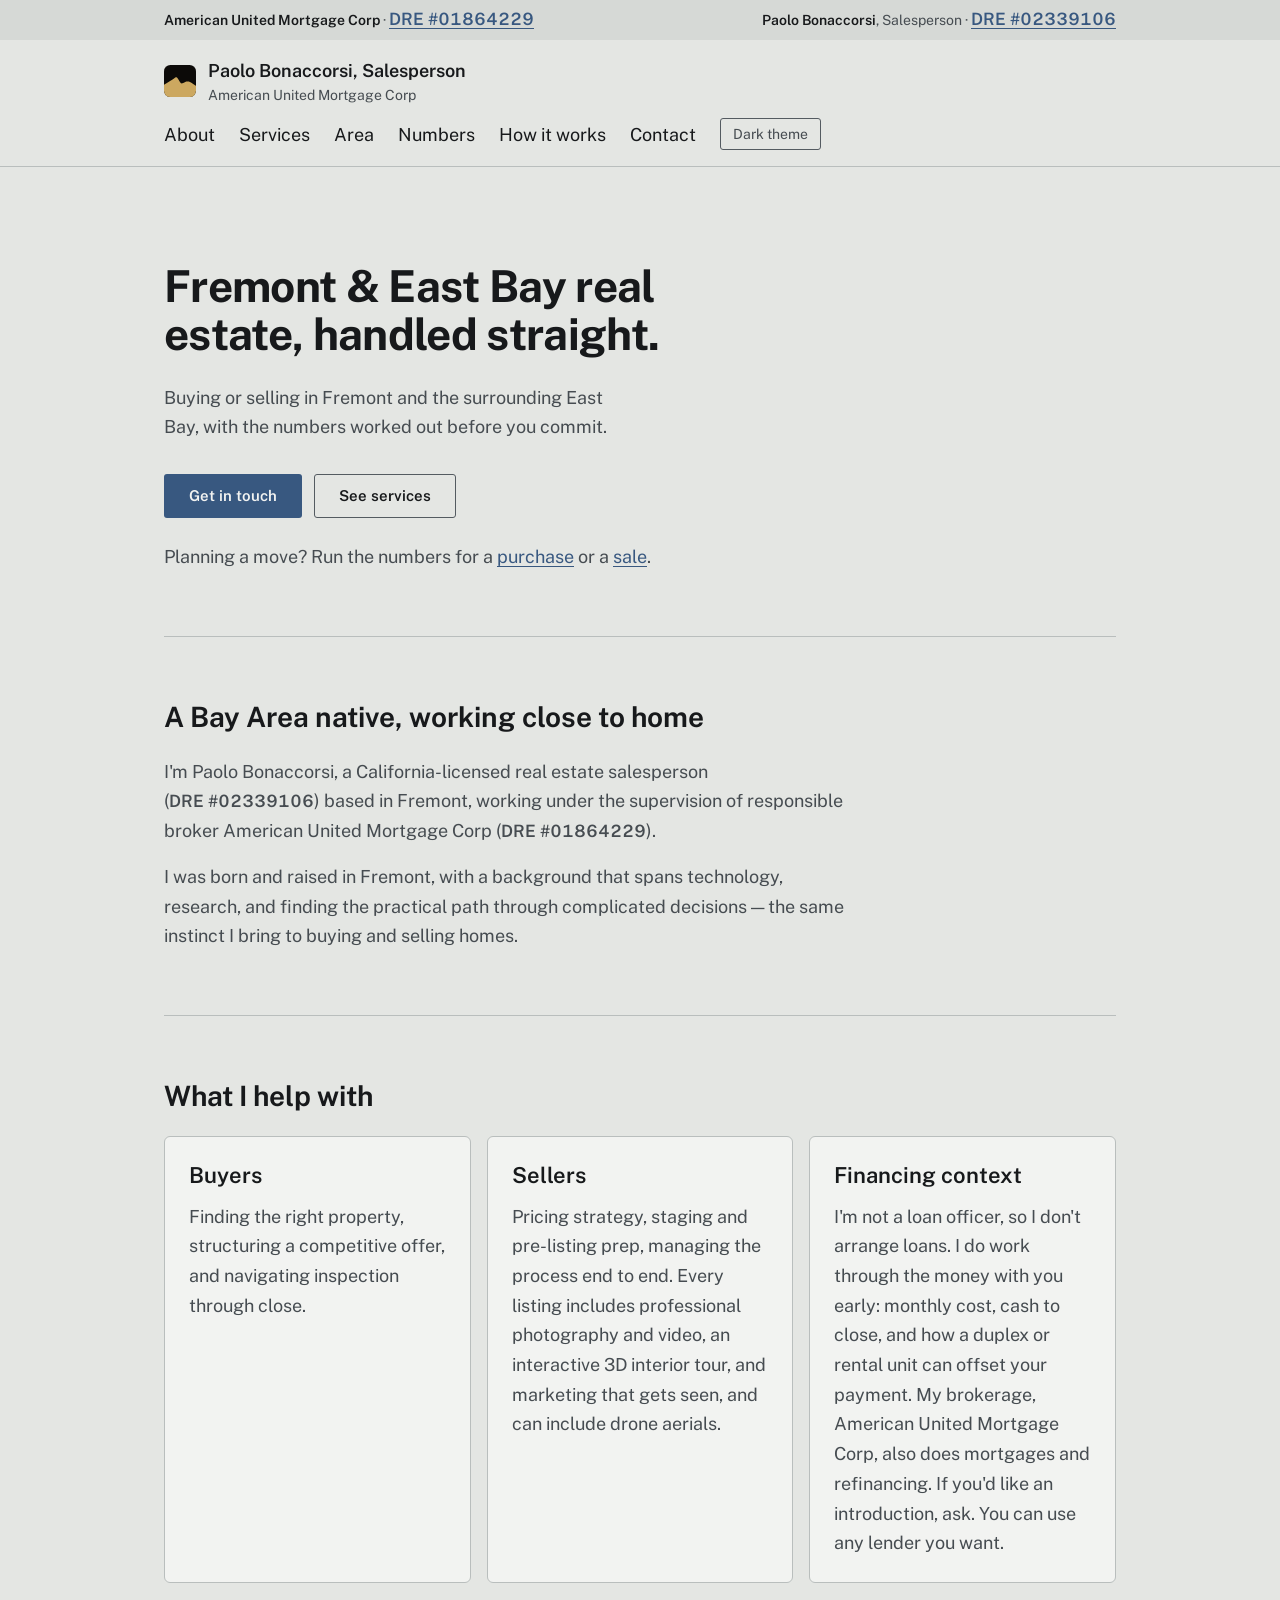
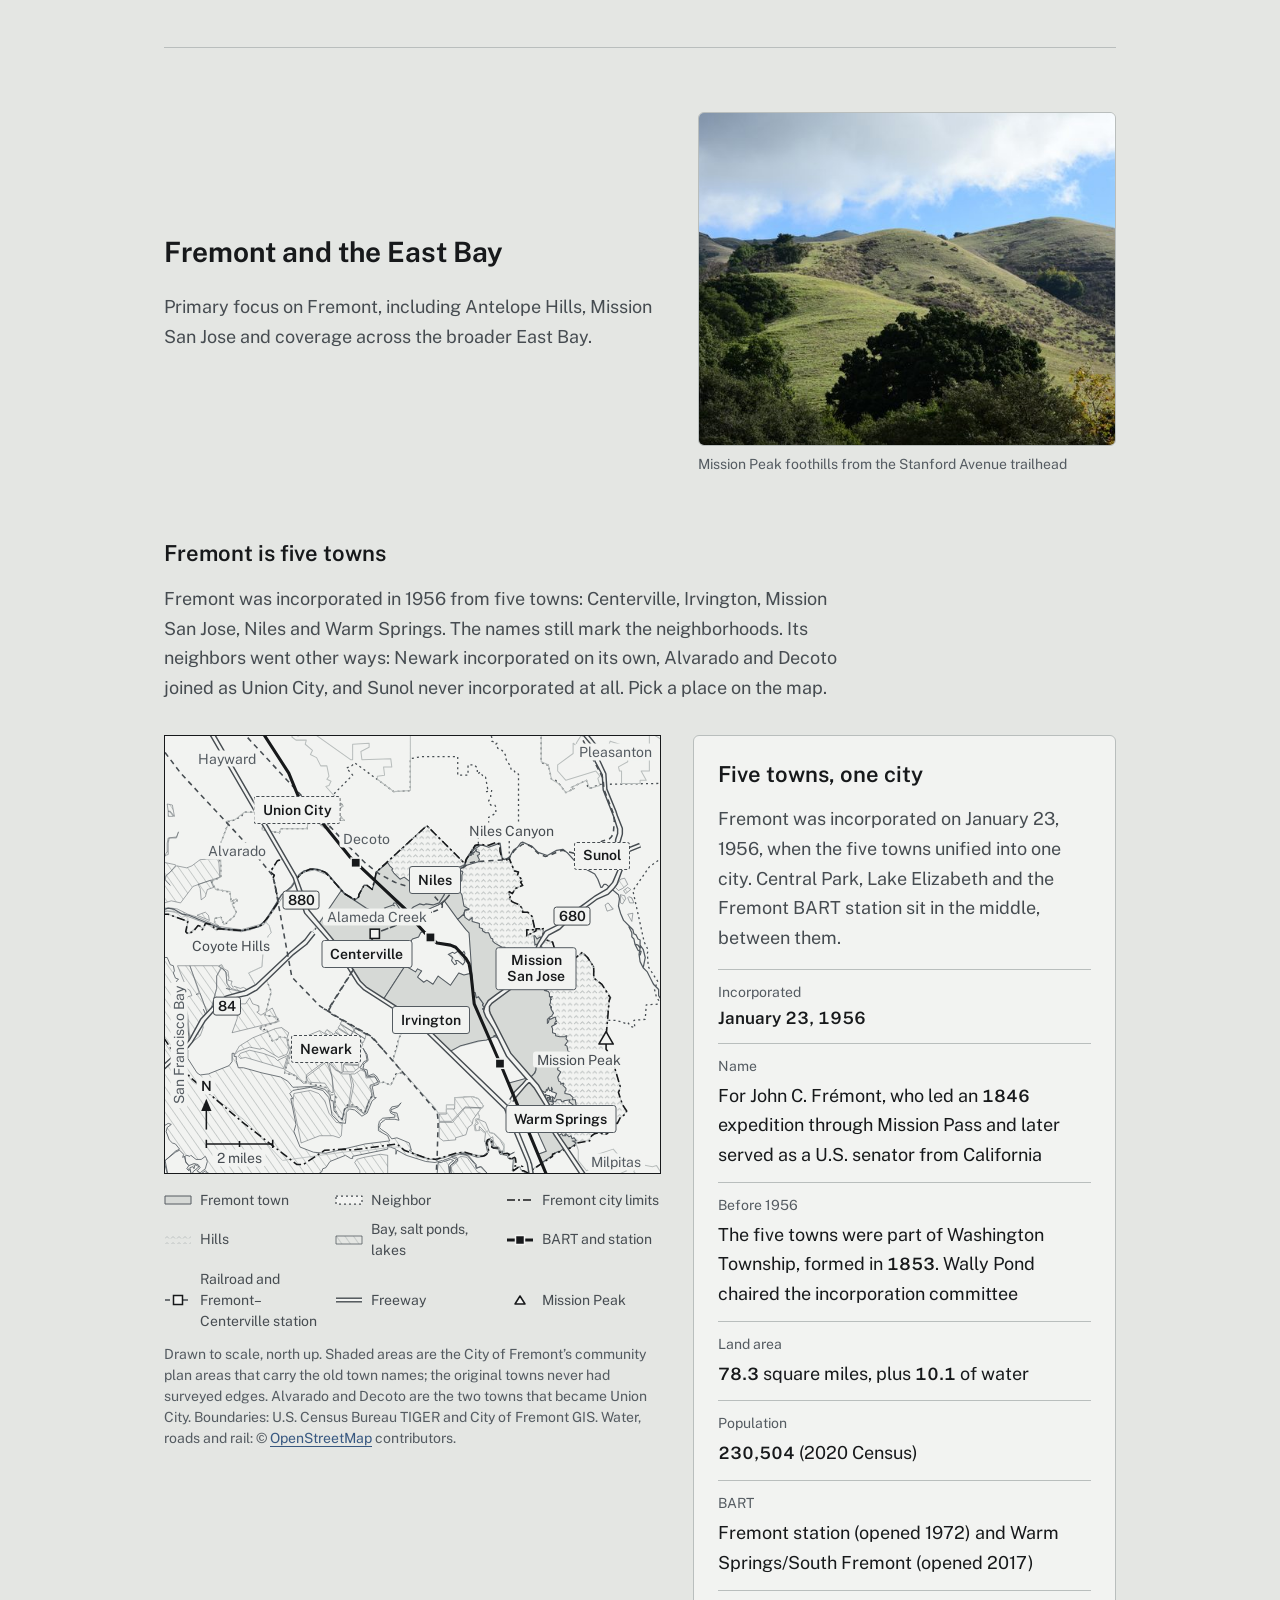
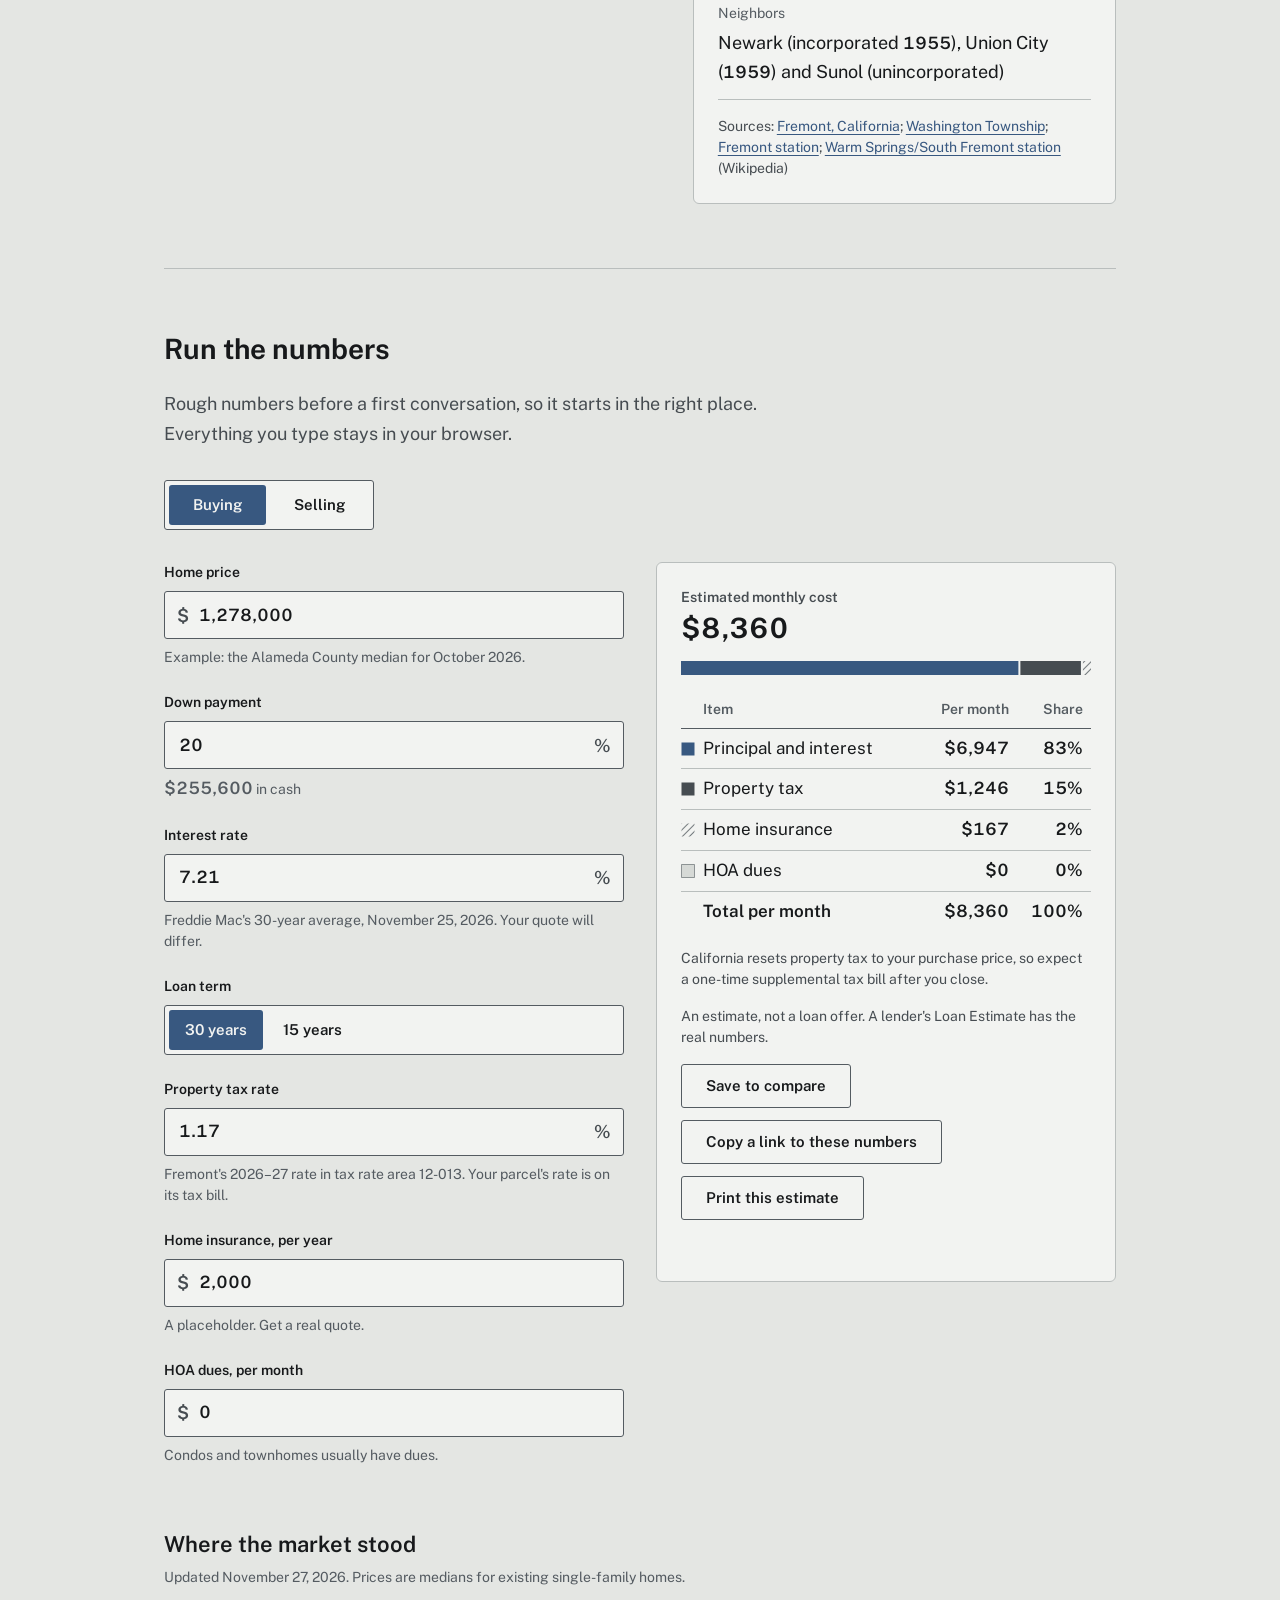
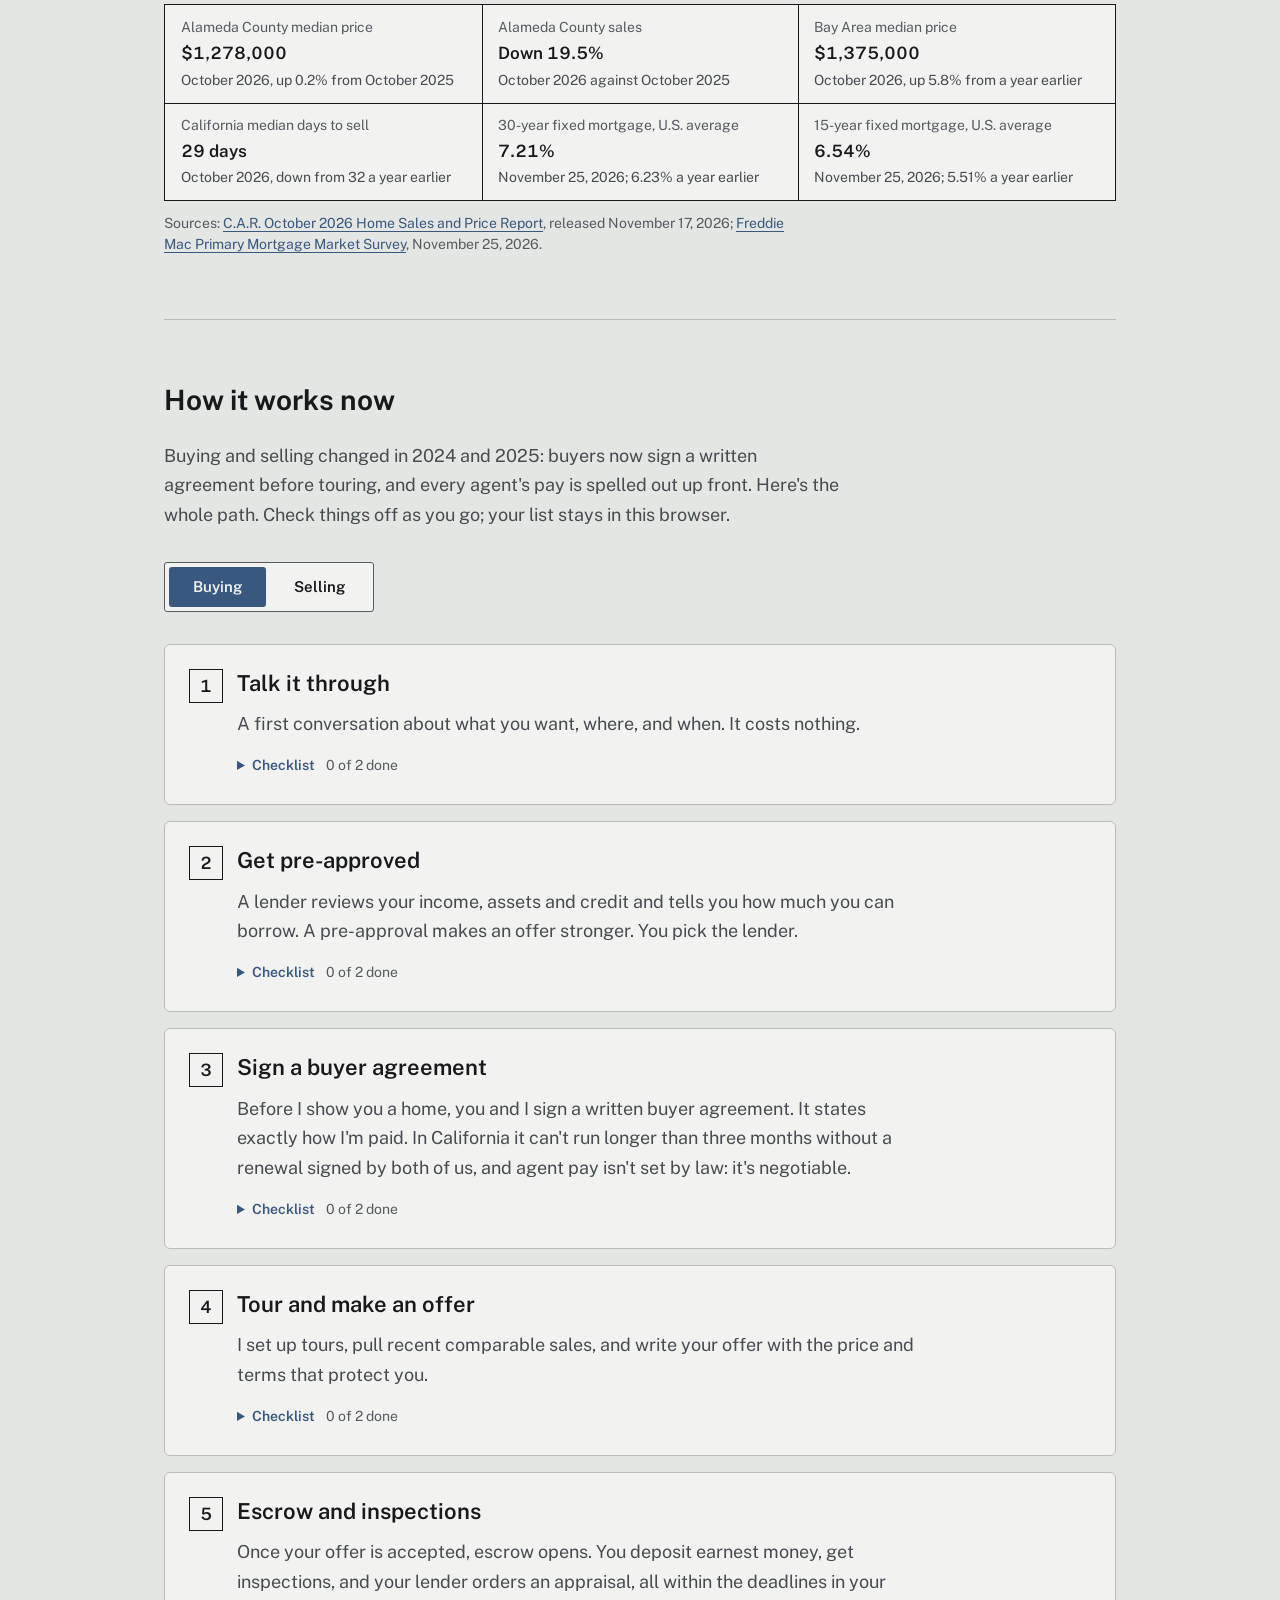
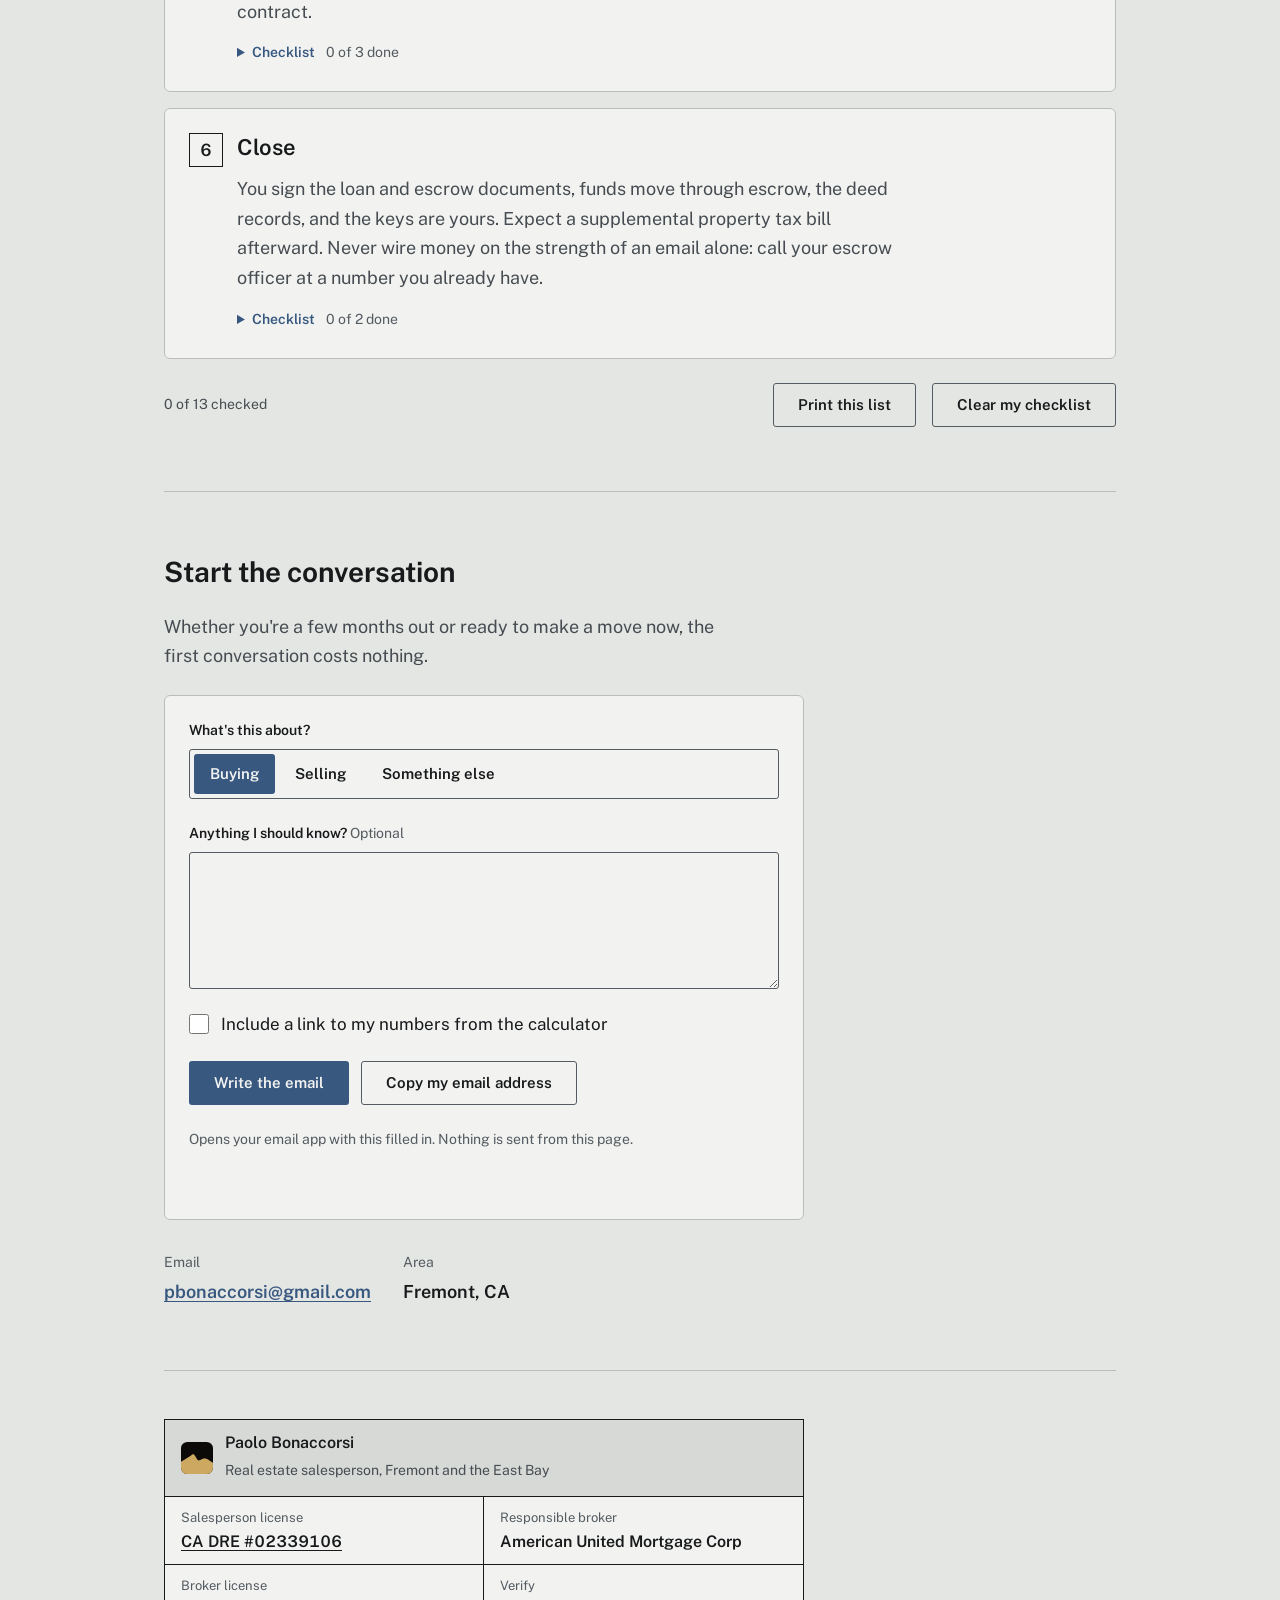
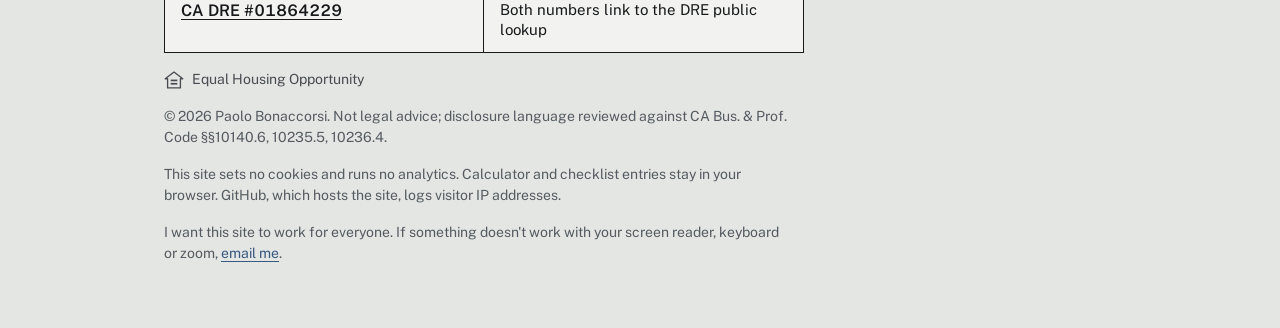
<file: index.html>
<!doctype html>
<html lang="en">
<head>
<meta charset="UTF-8">
<meta name="viewport" content="width=device-width, initial-scale=1">
<title>Paolo Bonaccorsi — Real Estate Salesperson, Fremont &amp; East Bay</title>
<meta name="description" content="Paolo Bonaccorsi, California DRE #02339106, helping buyers and sellers in Fremont, Mission San Jose, and the East Bay. Responsible broker American United Mortgage Corp, DRE #01864229.">
<link rel="canonical" href="https://somehippie.github.io/paolo-bonaccorsi-re/">
<meta property="og:type" content="website">
<meta property="og:title" content="Paolo Bonaccorsi, real estate salesperson, Fremont and the East Bay">
<meta property="og:description" content="Fremont and East Bay real estate, handled straight. CA DRE #02339106. Responsible broker American United Mortgage Corp, CA DRE #01864229.">
<meta property="og:url" content="https://somehippie.github.io/paolo-bonaccorsi-re/">
<meta property="og:image" content="https://somehippie.github.io/paolo-bonaccorsi-re/og.png">
<meta property="og:image:width" content="1200">
<meta property="og:image:height" content="630">
<meta property="og:image:alt" content="The Mission Peak ridge line in summer-hills gold on a near-black ground">
<meta name="twitter:card" content="summary_large_image">
<meta name="theme-color" content="#e4e6e3" media="(prefers-color-scheme: light)">
<meta name="theme-color" content="#141618" media="(prefers-color-scheme: dark)">
<link rel="icon" href="favicon.ico?v=2" sizes="any">
<link rel="icon" href="favicon.svg?v=2" type="image/svg+xml">
<link rel="apple-touch-icon" href="apple-touch-icon.png?v=2">
<link rel="preconnect" href="https://fonts.googleapis.com">
<link rel="preconnect" href="https://fonts.gstatic.com" crossorigin>
<link href="https://fonts.googleapis.com/css2?family=Public+Sans:wght@400..700&display=swap" rel="stylesheet">
<link rel="stylesheet" href="design/tokens.css">
<link rel="stylesheet" href="design/components.css">
<link rel="stylesheet" href="site.css">
<script>
/* Theme: follows the system unless the visitor chose one here. Runs before paint to avoid a flash. */
(function(){try{var t=localStorage.getItem('theme');if(t==='light'||t==='dark'){document.documentElement.setAttribute('data-theme',t);}}catch(e){}document.documentElement.classList.add('js');})();
</script>
<noscript><style>
  [role="tabpanel"][hidden] { display: block !important; }
  .tabs, .calc, .saved, .composer, .checklist-bar button, .theme-toggle { display: none !important; }
</style></noscript>
<script type="application/ld+json">
{
  "@context": "https://schema.org",
  "@type": "RealEstateAgent",
  "name": "Paolo Bonaccorsi",
  "description": "California real estate salesperson serving Fremont and the East Bay.",
  "url": "https://somehippie.github.io/paolo-bonaccorsi-re/",
  "email": "mailto:pbonaccorsi@gmail.com",
  "areaServed": [
    { "@type": "City", "name": "Fremont", "containedInPlace": { "@type": "State", "name": "California" } },
    { "@type": "Place", "name": "East Bay" }
  ],
  "hasCredential": {
    "@type": "EducationalOccupationalCredential",
    "credentialCategory": "license",
    "name": "California real estate salesperson license",
    "identifier": "02339106",
    "url": "https://www2.dre.ca.gov/publicasp/pplinfo.asp?License_id=02339106",
    "recognizedBy": { "@type": "GovernmentOrganization", "name": "California Department of Real Estate" }
  },
  "parentOrganization": {
    "@type": "Organization",
    "name": "American United Mortgage Corp",
    "identifier": "California DRE broker license 01864229"
  }
}
</script>
</head>
<body data-flavor="re" class="re-body">

<a class="skip" href="#main">Skip to content</a>

<svg class="defs" aria-hidden="true" focusable="false" width="0" height="0">
  <defs>
    <pattern id="hatch" patternUnits="userSpaceOnUse" width="5" height="5" patternTransform="rotate(45)">
      <line x1="0" y1="0" x2="0" y2="5" class="hatch-line"/>
    </pattern>
    <pattern id="hatch-hill" patternUnits="userSpaceOnUse" width="6" height="6">
      <path d="M1 3.5 L3 1.5 L5 3.5" class="hill-mark"/>
    </pattern>
    <pattern id="hatch-water" patternUnits="userSpaceOnUse" width="7" height="7" patternTransform="rotate(-35)">
      <line x1="0" y1="0" x2="0" y2="7" class="water-line"/>
    </pattern>
  </defs>
</svg>

<div class="disclosure-bar re-small">
  <div class="wrap">
    <span><strong>American United Mortgage Corp</strong> &middot; <a class="re-figure" href="https://www2.dre.ca.gov/publicasp/pplinfo.asp?License_id=01864229" target="_blank" rel="noopener noreferrer" aria-label="Verify American United Mortgage Corp&#39;s California DRE license 01864229 on the DRE public lookup, opens in a new tab">DRE #01864229</a></span>
    <span><strong>Paolo Bonaccorsi</strong>, Salesperson &middot; <a class="re-figure" href="https://www2.dre.ca.gov/publicasp/pplinfo.asp?License_id=02339106" target="_blank" rel="noopener noreferrer" aria-label="Verify Paolo Bonaccorsi&#39;s California DRE license 02339106 on the DRE public lookup, opens in a new tab">DRE #02339106</a></span>
  </div>
</div>

<header class="masthead">
  <div class="wrap">
    <div class="lockup">
      <img src="favicon.svg" alt="" width="32" height="32">
      <div>
        <div class="agent">Paolo Bonaccorsi, Salesperson</div>
        <div class="broker re-small">American United Mortgage Corp</div>
      </div>
    </div>
    <nav class="top" aria-label="Primary">
      <a href="#about">About</a>
      <a href="#services">Services</a>
      <a href="#area">Area</a>
      <a href="#numbers">Numbers</a>
      <a href="#process">How it works</a>
      <a href="#contact">Contact</a>
      <button type="button" class="theme-toggle re-small">Dark theme</button>
    </nav>
  </div>
</header>

<main id="main" class="wrap">

  <section class="hero" aria-labelledby="hero-h">
    <h1 id="hero-h" class="re-display">Fremont &amp; East Bay real estate, handled straight.</h1>
    <p class="lede">Buying or selling in Fremont and the surrounding East Bay, with the numbers worked out before you commit.</p>
    <div class="cta-row">
      <a class="btn btn-primary" href="#contact">Get in touch</a>
      <a class="btn btn-secondary" href="#services">See services</a>
    </div>
    <p class="paths">Planning a move? Run the numbers for a <a href="#numbers" data-mode="buy">purchase</a> or a <a href="#numbers" data-mode="sell">sale</a>.</p>
  </section>

  <section id="about" class="about" aria-labelledby="about-h">
    <h2 id="about-h" class="re-h2">A Bay Area native, working close to home</h2>
    <p>I'm Paolo Bonaccorsi, a California-licensed real estate salesperson (<span class="re-figure">DRE #02339106</span>) based in Fremont, working under the supervision of responsible broker American United Mortgage Corp (<span class="re-figure">DRE #01864229</span>).</p>
    <p>I was born and raised in Fremont, with a background that spans technology, research, and finding the practical path through complicated decisions &mdash; the same instinct I bring to buying and selling homes.</p>
  </section>

  <section id="services" aria-labelledby="services-h">
    <h2 id="services-h" class="re-h2">What I help with</h2>
    <div class="services">
      <div class="service">
        <h3 class="re-h3">Buyers</h3>
        <p>Finding the right property, structuring a competitive offer, and navigating inspection through close.</p>
      </div>
      <div class="service">
        <h3 class="re-h3">Sellers</h3>
        <p>Pricing strategy, staging and pre-listing prep, managing the process end to end. Every listing includes professional photography and video, an interactive 3D interior tour, and marketing that gets seen, and can include drone aerials.</p>
      </div>
      <div class="service">
        <h3 class="re-h3">Financing context</h3>
        <p>I'm not a loan officer, so I don't arrange loans. I do work through the money with you early: monthly cost, cash to close, and how a duplex or rental unit can offset your payment. My brokerage, American United Mortgage Corp, also does mortgages and refinancing. If you'd like an introduction, ask. You can use any lender you want.</p>
      </div>
    </div>
  </section>

  <section id="area" aria-labelledby="area-h">
    <div class="area-layout">
      <div>
        <h2 id="area-h" class="re-h2">Fremont and the East Bay</h2>
        <p>Primary focus on Fremont, including Antelope Hills, Mission San Jose and coverage across the broader East Bay.</p>
      </div>
      <figure class="area-photo">
        <div class="area-map">
          <img src="hills.jpg" srcset="hills-640.jpg 640w, hills.jpg 1280w" sizes="(max-width: 700px) 100vw, 45vw" width="1280" height="854" loading="lazy" decoding="async" alt="Green, oak-dotted foothills of Mission Peak under a partly cloudy sky">
        </div>
        <figcaption class="re-small">Mission Peak foothills from the Stanford Avenue trailhead</figcaption>
      </figure>
    </div>

    <div class="towns">
      <h3 class="re-h3">Fremont is five towns</h3>
      <p class="towns-lede">Fremont was incorporated in 1956 from five towns: Centerville, Irvington, Mission San Jose, Niles and Warm Springs. The names still mark the neighborhoods. Its neighbors went other ways: Newark incorporated on its own, Alvarado and Decoto joined as Union City, and Sunol never incorporated at all. Pick a place on the map.</p>

      <div class="towns-layout">
        <div class="plat-wrap">
          <div class="plat" role="group" aria-label="Map of Fremont, its five original towns, and its neighbors Newark, Union City and Sunol, drawn to scale">
            <svg viewBox="0 0 480 424" aria-hidden="true" focusable="false">
              <!-- Neighbors (U.S. Census Bureau TIGER place boundaries) -->
              <g class="parcels neighbors">
                <path class="parcel neighbor" data-town="newark" d="M92 283 110 277 109 273 97 271 103 248 98 236 124 210 138 199 148 184 166 204 190 242 219 262 239 274 227 293 221 315 232 328 230 328 229 327 224 328 219 339 212 336 209 337 208 336 200 339 199 341 201 348 194 365 193 365 183 358 177 358 174 363 173 371 170 372 165 363 165 353 166 351 164 348 161 348 156 341 153 341 150 339 145 339 128 333 128 330 116 327 116 325 120 316 122 306 121 302 120 303 119 293 110 292 110 294 104 296 98 284 94 286 92 283Z"/>
                <path class="parcel neighbor" data-town="union-city" d="M45 141 54 137 54 123 53 120 54 120 53 118 55 117 54 104 60 88 61 86 59 83 64 83 68 81 74 78 77 74 98 74 94 91 111 94 112 90 138 90 139 76 142 77 154 89 161 89 154 82 174 82 165 73 173 68 163 57 182 38 176 31 181 29 184 26 222 54 238 53 238 22 249 20 284 20 284 38 294 38 294 28 300 28 303 31 303 37 306 35 309 40 311 40 313 51 312 51 312 54 317 53 316 56 316 60 314 63 314 64 316 67 320 67 321 69 321 75 314 79 314 85 304 85 304 105 300 107 292 120 291 124 254 87 205 132 201 149 196 145 193 145 188 154 188 156 186 158 184 158 184 159 174 153 159 136 155 132 149 130 141 129 133 133 127 139 116 119 109 121 102 132 106 135 105 137 110 161 95 182 90 185 75 189 52 187 53 186 48 181 48 177 54 176 56 178 56 182 59 182 67 175 69 171 65 163 70 160 69 158 64 161 63 151 57 151 54 149 49 149 45 141Z"/>
                <path class="parcel neighbor" data-town="sunol" d="M365-4 365 25 369 28 372 28 375 42 379 43 383 47 389 55 397 51 394 51 394 50 409 43 410 49 412 51 422 47 484 46 484 117 470 127 454 150 465 200 469 208 468 211 469 224 478 238 475 246 477 254 482 260 467 261 466 275 455 276 456 283 452 282 449 278 447 279 438 276 431 276 429 274 431 257 432 254 424 241 416 235 416 224 410 215 405 210 395 218 385 211 380 213 376 200 367 197 368 195 367 195 367 187 364 188 364 187 360 187 360 189 351 194 351 188 359 188 357 179 357 176 352 171 347 171 347 168 344 164 337 161 334 158 335 156 334 154 334 151 337 153 340 148 347 145 345 142 347 140 342 135 343 132 339 131 334 119 334 88 343 88 343 37 340 36 339 34 336 33 335 29 331 23 331 20 329 16 327 14 323 12 321 8 322 7 317 5 317 1 312-4Z"/>
              </g>
              <!-- Context cities, outline only -->
              <path class="context" d="M-4-4 238-4 238 53 222 54 206 42 206 39 213 38 212 30 220 30 219 22 191 23 190 15 198 11 198 7 182 8 182 23 180 23 142-4 129 0 124-2 123 1 127 4 137 4 136 8 143 14 141 18 147 21 151 29 157 29 159 39 157 42 161 44 159 48 156 49 173 68 165 73 174 82 154 82 161 89 154 89 139 76 138 90 112 90 111 94 94 91 98 74 77 74 68 81 59 83 61 86 54 104 54 137 45 141 49 149 63 151 64 161 69 158 70 160 65 163 69 171 67 175 57 183 54 176 48 177 48 181 53 186 49 188 40 182 37 187 32 184 23 192 20 190 22 180 3 173-4 173ZM346 428 376 408 376 406 399 396 401 402 401 412 409 422 422 415 417 407 435 401 445 413 439 415 448 422 434 428 460 428 455 423 457 415 473 418 477 417 484 428ZM484-4 484 5 470-4 470 34 462 34 467 43 461 43 461 46 443 46 443 34 441 34 440 30 449 25 449 22 443 22 442 15 451 15 450 11 432 5 431 8 434 10 431 11 436 11 434 16 429 16 428 19 415 17 415 11 406-4 399 7 403 12 396 7 396 17 381 28 381 34 389 43 418 34 422 39 420 41 422 48 412 51 409 43 394 50 397 51 389 55 383 47 375 42 372 28 365 25 365-4Z"/>
              <!-- Fremont's hill planning areas -->
              <path class="hills" d="M376 200 380 213 385 211 395 219 405 210 410 215 416 226 416 235 424 241 433 254 431 257 428 292 428 304 432 309 436 321 442 341 440 346 444 358 448 364 429 386 426 387 420 385 414 388 411 393 404 393 399 395 395 393 399 393 397 390 395 391 394 388 392 389 389 386 388 387 389 388 387 388 386 388 385 386 382 388 380 386 378 381 379 380 376 376 371 357 373 359 377 357 376 355 376 351 374 350 374 352 373 351 373 353 374 352 375 355 372 354 371 351 373 351 373 349 371 349 369 348 369 350 367 350 366 347 362 342 363 341 365 344 369 346 370 344 370 343 371 344 372 341 373 344 375 344 375 341 376 343 375 345 378 346 380 347 378 352 376 350 376 351 377 355 379 355 380 353 384 353 385 355 387 355 387 354 393 353 392 355 394 356 397 359 398 362 400 365 402 366 403 365 402 362 399 359 398 353 395 353 396 351 393 348 388 347 388 345 389 344 389 342 386 339 387 337 386 337 384 338 381 332 384 326 381 324 383 321 380 319 381 319 380 318 381 316 384 314 382 316 383 319 385 317 387 320 388 319 387 317 388 317 389 315 392 317 392 316 392 314 390 312 391 310 393 307 391 306 390 301 388 300 391 296 389 294 390 291 389 291 388 292 383 292 379 291 379 289 376 288 376 284 375 282 380 279 378 279 379 277 380 277 379 275 379 273 378 273 374 275 373 274 372 278 371 278 371 275 373 273 375 272 377 269 375 266 374 263 375 264 375 263 373 261 374 259 374 255 375 256 374 254 376 253 373 253 373 250 372 248 368 247 370 247 372 245 370 245 368 242 365 242 365 239 362 238 360 234 358 236 356 235 356 232 354 231 354 229 359 222 360 222 359 220 359 215 363 211 365 206 366 205 364 204 367 197 376 200ZM326 107 325 111 327 118 331 119 335 117 335 121 339 131 343 132 342 135 347 140 345 142 347 145 341 148 337 153 334 151 334 154 335 156 335 158 337 161 344 164 347 168 347 171 351 171 357 176 357 179 359 188 351 188 351 194 360 189 360 187 364 187 364 188 367 187 366 197 364 195 361 197 359 194 358 194 359 203 360 202 362 204 361 205 361 207 358 214 358 221 350 229 349 229 349 227 347 226 347 224 345 225 344 220 340 221 339 218 335 216 334 213 331 211 329 208 330 205 327 205 320 201 318 199 318 197 316 196 314 191 311 191 308 189 308 187 305 186 305 182 298 180 298 176 295 179 291 176 290 171 291 169 295 168 291 166 289 163 288 154 283 146 288 140 288 135 289 132 288 131 284 132 281 137 283 131 291 126 304 122 305 120 303 116 305 115 305 113 302 112 302 110 300 113 299 113 299 115 298 114 297 116 296 116 300 110 302 108 306 106 314 107 322 104 325 104 326 107ZM291 124 280 130 277 135 278 142 275 145 270 147 267 150 264 147 261 149 258 147 255 142 254 142 255 146 254 148 248 148 245 144 244 145 241 144 232 137 228 139 222 133 220 130 221 129 218 126 216 123 254 87 291 124Z"/>
              <!-- San Francisco Bay, salt ponds and lakes (OpenStreetMap) -->
              <path class="water" d="M-4 209-1 211-2 212 0 215 2 215 5 222 8 223 9 228 8 230 10 235 13 236 11 238 16 248 16 251 19 253 23 292 23 299 20 303 22 305 22 313 31 327 34 329 42 328 62 320 65 316 65 308 67 308 67 311 69 311 69 315 71 322 76 322 94 327 112 331 119 335 124 341 145 340 155 343 160 348 161 354 163 354 164 364 172 373 174 363 174 364 174 362 178 360 185 360 192 366 194 366 198 354 201 350 199 339 207 336 203 330 196 331 194 325 189 322 193 316 196 315 195 309 192 303 196 309 197 315 192 319 193 319 192 323 196 324 197 330 202 328 205 330 208 335 207 338 201 340 203 351 205 351 201 354 196 366 191 369 184 363 179 362 176 365 175 376 169 375 162 368 159 351 153 344 141 341 124 344 121 347 124 352 122 352 127 377 125 384 131 399 144 404 156 405 194 396 218 393 216 388 207 383 207 378 208 374 211 371 223 370 223 368 219 366 218 363 220 360 226 359 229 356 226 360 219 363 220 365 225 366 227 373 223 372 214 372 209 376 208 380 210 382 216 386 220 391 225 390 237 395 239 402 237 402 241 405 257 411 268 410 288 404 308 408 313 404 311 395 314 391 316 391 318 393 318 399 323 400 326 405 326 403 328 403 327 406 333 407 339 404 333 407 334 410 339 411 337 422 344 418 346 422 352 425 351 428 351 424 346 422 344 418 337 422 338 411 333 410 332 407 325 406 323 401 318 400 315 391 313 395 314 404 310 408 303 409 294 406 287 405 294 407 302 416 302 419 307 418 314 426 319 425 315 427 306 418 302 420 301 416 293 407 286 406 278 408 283 409 284 412 277 417 277 423 280 428 276 424 276 418 283 411 278 409 270 412 271 413 277 411 280 412 276 415 275 417 276 425 278 428 267 428 264 425 265 414 268 414 270 413 269 412 262 414 253 413 234 407 225 402 224 406 224 401 216 398 216 401 182 408 182 410 180 410 175 407 160 413 156 419 153 420 152 423 150 424 152 427 158 428 52 428 41 424 47 428 44 428 41 426 37 428 39 426 40 423 39 422 35 425 36 428 34 425 31 425 31 428 26 428 27 423 33 418 29 416 28 420 27 418 24 419 25 424 24 421 23 420 23 422 21 420 23 417 28 415 32 416 34 419 31 422 34 424 39 420 41 413 40 410 39 408 35 411 30 411 25 407 24 408 21 407 19 408 20 413 23 417 20 414 19 408 17 409 18 406 14 402 10 404 0 412 3 428-1 413 10 403 14 401 10 396 7 395 4 392 1 384 2 380 6 377 3 376-2 379-3 375-3 363-2 363-1 358-4 350Z"/>
              <path class="water pond" d="M78 249 64 245 60 240 59 229 52 223 55 222 57 226 61 228 62 235 61 237 65 238 64 241 66 244 67 243 73 245 76 244 81 247 78 249ZM31 174 39 171 42 174 43 179 31 174ZM32 144 44 140 47 147 41 149 39 156 35 159 34 148 32 144ZM0 136-4 136-4 122 10 125 10 126 5 132 0 136ZM6 160-4 163-4 136 0 136 0 140 5 145 0 139 1 136 11 126 21 128 26 126 34 120 52 119 53 137 27 146 15 162 6 160ZM302 373 304 372 311 375 315 385 319 386 325 392 329 399 327 406 324 399 319 398 318 389 310 394 311 385 305 379 305 383 301 383 301 378 304 376 302 373ZM180 328 184 328 190 324 194 326 195 332 204 331 206 335 206 336 199 340 201 350 198 353 193 366 192 366 187 360 179 359 183 339 180 328ZM214 180 215 179 225 179 226 182 224 183 220 181 214 180ZM193 409 209 406 216 407 216 428 206 428 189 425 189 422 184 414 186 411 193 409ZM281 428 278 424 278 418 284 413 284 410 287 408 293 409 303 423 312 427 319 428ZM484 158 481 163 484 165ZM171 388 172 376 166 375 159 366 155 354 149 347 141 344 125 347 124 356 132 395 150 388 163 388 169 390 171 388ZM266 375 279 375 291 361 307 361 299 372 298 377 294 380 292 387 282 390 282 392 270 393 266 390 266 375ZM171 316 159 315 166 324 172 327 171 316ZM177 295 165 288 162 292 174 300 177 295ZM110 312 118 309 120 304 118 294 120 288 113 283 107 284 85 293 72 301 68 308 68 309 71 306 82 302 92 304 95 303 110 312ZM104 264 93 271 89 268 91 267 91 262 85 260 82 254 78 260 71 260 60 258 57 260 61 268 68 269 70 271 70 274 65 288 110 277 104 264ZM157 316 137 331 139 336 155 337 161 346 163 346 162 331 157 316ZM188 320 173 319 173 326 183 326 188 322 188 320ZM156 315 144 313 128 303 122 303 116 324 127 330 134 337 137 337 137 329 156 315ZM119 310 109 315 106 312 95 308 82 305 73 308 71 311 73 313 78 312 115 323 119 310ZM188 310 181 307 174 318 188 319 188 310ZM180 306 179 304 150 286 133 293 127 301 146 313 173 315 180 306ZM179 328 172 328 165 324 159 317 162 331 164 346 165 349 164 361 170 371 172 371 174 362 178 359 181 339 179 328ZM254 167 247 165 244 167 246 171 254 167ZM243 162 234 162 233 166 236 169 243 162ZM228 164 230 169 234 172 234 171 228 164ZM209 149 204 149 205 163 208 166 210 167 219 164 222 159 216 155 212 160 213 163 208 162 208 159 211 158 213 154 209 149ZM201 158 198 158 194 162 199 167 205 169 207 167 204 164 204 160 201 158ZM30 251 34 250 41 269 39 270 37 265 40 271 35 276 24 296 22 271 19 259 22 253 26 252 24 247 21 245 12 223 24 223 33 249 30 251ZM48 252 45 264 50 245 50 233 55 225 59 229 60 240 63 246 59 245 77 249 57 254 41 269 24 223 51 223 54 225 50 233 50 245 48 252ZM13 93 11 99 4 99 3 104 3 115 0 116-1 119-2 119 2 112 2 104 3 99 11 98 13 93ZM237 171 228 178 216 178 198 169 174 154 158 135 145 130 135 132 131 135 122 148 115 155 96 183 83 188 74 190 56 188 11 171 2 170-4 172-4 170 0 167 6 167 12 168 22 173 32 176 53 185 74 188 92 183 96 180 113 155 122 146 130 134 134 131 144 129 148 129 157 133 175 153 199 168 214 176 219 177 227 177 232 175 236 170 237 171ZM36 278 24 299 34 291 37 283 36 278ZM266 374 266 367 273 367 273 362 281 362 281 351 298 350 304 352 309 359 308 361 291 360 278 374 266 374ZM177 296 190 303 187 308 175 300 177 296ZM180 291 192 299 190 303 178 295 180 291ZM194 294 192 298 180 291 183 287 194 294ZM185 284 183 287 194 294 195 290 185 284ZM172 276 170 279 182 287 184 284 172 276ZM170 280 168 283 180 291 182 287 170 280ZM179 291 168 284 165 287 177 295 179 291ZM427 164 430 162 435 168 429 170 427 164ZM437 147 442 139 446 138 447 140 449 144 444 148 440 150 437 147ZM442 154 446 155 447 158 444 163 442 162 442 154ZM449 157 450 156 453 157 455 162 451 162 449 157ZM449 173 454 172 453 180 449 173ZM445 150 449 147 452 149 447 153 445 150ZM155 288 161 292 163 289 157 285 155 288ZM3 73 2 66 7 67 9 78 5 73 3 73ZM3 78 3 73 5 74 8 78 3 78Z"/>
              <!-- Fremont's other planning areas, as thin lines -->
              <path class="district-line" d="M127 138 128 139 131 134 135 132 143 129 148 130 158 134 171 150 138 197 124 210 89 244 81 230 94 224 95 210 100 194 103 191 101 184 97 180 110 160 105 137 106 135 103 132 109 121 116 119 127 138ZM16 176 20 175 22 177 22 181 21 190 22 191 28 189 31 184 34 184 36 187 39 182 44 184 50 189 53 187 76 189 92 185 97 180 101 184 103 191 100 194 95 210 94 224 81 230 89 244 98 236 103 249 97 271 109 273 111 277 92 283 95 287 99 285 104 296 110 294 110 292 119 293 120 302 120 303 121 303 122 306 120 316 116 325 116 327 128 330 128 333 147 340 156 341 161 348 164 348 167 351 165 352 165 363 171 373 173 374 175 371 176 363 181 359 187 361 193 366 195 366 199 354 202 350 199 342 200 339 208 336 207 337 212 336 219 339 225 328 229 327 230 328 232 328 232 327 262 361 265 366 273 366 273 358 281 358 281 351 290 351 290 350 299 350 304 352 309 359 304 365 304 368 305 368 305 371 301 372 302 375 300 378 301 383 303 383 306 382 310 385 314 383 316 385 320 386 329 396 329 406 332 406 327 406 325 405 323 401 318 399 317 397 318 393 315 391 313 393 312 396 314 403 311 407 301 407 290 404 264 410 256 411 244 408 228 399 220 399 191 403 180 403 114 412 76 372 26 335-4 293-4 169 7 170 11 172 16 176ZM274 164 292 188 295 191 298 230 290 232 285 230 277 242 265 233 260 241 254 237 251 239 245 234 249 228 245 226 243 229 232 222 232 221 228 219 232 212 230 211 240 197 246 195 248 191 251 189 245 183 237 172 240 173 241 175 249 171 250 172 252 171 251 170 265 164 271 160 274 164ZM321 292 325 295 332 309 349 329 350 333 333 337 339 349 334 357 330 359 275 307 287 301 307 296 312 295 319 292 321 292ZM376 200 380 213 385 211 395 219 405 210 410 215 416 226 416 235 424 241 433 254 431 257 428 292 428 304 432 309 436 321 442 341 440 346 444 358 448 364 429 386 426 387 420 385 414 388 411 393 404 393 399 395 395 393 399 393 397 390 395 391 394 388 392 389 389 386 388 387 389 388 387 388 386 388 385 386 382 388 380 386 378 381 379 380 376 376 371 357 373 359 377 357 376 355 376 351 374 350 374 352 373 351 373 353 374 352 375 355 372 354 371 351 373 351 373 349 371 349 369 348 369 350 367 350 366 347 362 342 363 341 365 344 369 346 370 344 370 343 371 344 372 341 373 344 375 344 375 341 376 343 375 345 378 346 380 347 378 352 376 350 376 351 377 355 379 355 380 353 384 353 385 355 387 355 387 354 393 353 392 355 394 356 397 359 398 362 400 365 402 366 403 365 402 362 399 359 398 353 395 353 396 351 393 348 388 347 388 345 389 344 389 342 386 339 387 337 386 337 384 338 381 332 384 326 381 324 383 321 380 319 381 319 380 318 381 316 384 314 382 316 383 319 385 317 387 320 388 319 387 317 388 317 389 315 392 317 392 316 392 314 390 312 391 310 393 307 391 306 390 301 388 300 391 296 389 294 390 291 389 291 388 292 383 292 379 291 379 289 376 288 376 284 375 282 380 279 378 279 379 277 380 277 379 275 379 273 378 273 374 275 373 274 372 278 371 278 371 275 373 273 375 272 377 269 375 266 374 263 375 264 375 263 373 261 374 259 374 255 375 256 374 254 376 253 373 253 373 250 372 248 368 247 370 247 372 245 370 245 368 242 365 242 365 239 362 238 360 234 358 236 356 235 356 232 354 231 354 229 359 222 360 222 359 220 359 215 363 211 365 206 366 205 364 204 367 197 376 200ZM326 107 325 111 327 118 331 119 335 117 335 121 339 131 343 132 342 135 347 140 345 142 347 145 341 148 337 153 334 151 334 154 335 156 335 158 337 161 344 164 347 168 347 171 351 171 357 176 357 179 359 188 351 188 351 194 360 189 360 187 364 187 364 188 367 187 366 197 364 195 361 197 359 194 358 194 359 203 360 202 362 204 361 205 361 207 358 214 358 221 350 229 349 229 349 227 347 226 347 224 345 225 344 220 340 221 339 218 335 216 334 213 331 211 329 208 330 205 327 205 320 201 318 199 318 197 316 196 314 191 311 191 308 189 308 187 305 186 305 182 298 180 298 176 295 179 291 176 290 171 291 169 295 168 291 166 289 163 288 154 283 146 288 140 288 135 289 132 288 131 284 132 281 137 283 131 291 126 304 122 305 120 303 116 305 115 305 113 302 112 302 110 300 113 299 113 299 115 298 114 297 116 296 116 300 110 302 108 306 106 314 107 322 104 325 104 326 107ZM291 124 280 130 277 135 278 142 275 145 270 147 267 150 264 147 261 149 258 147 255 142 254 142 255 146 254 148 248 148 245 144 244 145 241 144 232 137 228 139 222 133 220 130 221 129 218 126 216 123 254 87 291 124ZM261 293 330 359 334 357 339 349 345 364 351 361 370 403 362 406 366 414 351 424 346 422 344 418 337 422 339 411 334 410 332 406 329 406 329 396 325 391 320 386 316 385 314 383 310 385 306 382 303 383 301 383 300 378 302 375 301 372 305 371 305 368 304 368 304 365 309 359 304 352 299 350 290 350 290 351 281 351 281 358 273 358 273 366 265 366 262 361 221 315 226 300 227 293 239 273 246 278 261 293Z"/>
              <!-- The five towns (City of Fremont Community Plan Areas) -->
              <g class="parcels">
                <path class="parcel" data-town="niles" d="M308 106 306 106 300 110 296 116 297 116 298 114 299 115 299 113 300 113 302 110 302 112 305 113 305 115 303 116 305 120 304 122 291 126 283 131 282 135 282 137 284 132 288 131 289 132 288 135 288 140 283 146 288 154 290 165 295 168 291 169 290 173 284 178 271 160 265 164 251 170 252 171 241 175 240 173 204 140 205 132 216 123 218 126 221 129 220 130 222 133 228 139 232 137 241 144 244 145 245 144 248 148 254 148 255 146 254 142 255 142 258 147 261 149 264 147 267 150 270 147 275 145 278 142 277 135 279 132 282 129 291 125 293 119 301 107 304 106 308 106Z"/>
                <path class="parcel" data-town="centerville" d="M210 146 237 172 245 183 251 189 248 191 246 195 240 197 230 211 232 212 228 219 232 221 233 223 211 257 192 244 187 240 166 205 148 184 171 150 175 154 184 159 186 158 188 156 188 155 193 145 196 145 201 149 204 140 210 146Z"/>
                <path class="parcel" data-town="irvington" d="M233 223 243 229 245 226 249 228 245 234 251 239 254 237 260 241 265 233 277 242 285 230 290 232 298 230 299 249 301 249 302 254 304 253 309 260 308 261 310 264 308 265 309 265 311 269 312 273 318 280 323 290 312 295 304 296 286 301 275 307 246 278 211 257 233 223Z"/>
                <path class="parcel" data-town="mission-san-jose" d="M293 169 291 169 290 172 291 176 295 179 298 176 298 180 305 182 305 186 308 187 308 189 311 191 314 191 316 196 318 197 318 199 320 201 327 205 330 205 329 208 331 211 334 213 335 216 339 218 340 221 344 220 345 225 347 224 347 226 349 227 349 229 356 224 358 221 358 214 361 207 361 205 362 204 360 202 359 203 358 194 359 194 361 197 364 195 365 197 367 196 364 204 366 205 365 206 363 211 359 215 359 220 360 222 359 222 354 229 354 231 356 232 356 235 358 236 360 234 362 238 365 239 365 242 368 242 370 245 372 245 370 247 368 247 372 248 373 250 373 253 376 253 374 254 375 256 374 255 374 259 373 261 375 263 375 264 374 263 375 266 377 269 375 272 373 273 371 275 371 279 372 278 373 274 374 275 378 273 379 273 379 275 380 277 379 277 378 279 380 279 375 282 376 284 376 288 379 289 379 291 383 292 388 292 389 291 390 291 389 294 391 296 388 300 390 301 391 306 393 307 390 312 392 314 392 317 389 316 387 317 388 319 387 320 384 312 378 313 378 314 375 314 360 320 360 324 358 328 355 331 350 333 349 329 332 309 325 295 321 292 319 292 319 291 323 290 322 288 317 279 312 273 309 265 308 265 310 264 308 261 309 260 304 253 302 254 301 249 299 249 295 191 292 188 284 178 290 173 291 169 293 169ZM295 168 294 169 295 168Z"/>
                <path class="parcel" data-town="warm-springs" d="M386 315 387 320 385 317 383 319 382 317 383 317 383 315 386 315ZM384 312 384 314 381 316 380 318 381 318 380 319 383 321 381 322 381 324 384 326 381 331 382 335 384 336 384 338 386 337 387 337 386 339 389 342 389 344 388 345 388 347 393 348 396 351 395 353 398 353 399 359 401 360 403 363 403 366 402 366 398 363 396 358 392 355 393 353 387 354 387 355 385 355 384 353 380 353 379 355 377 355 376 351 376 350 378 352 380 347 378 346 375 345 376 343 375 341 375 344 373 344 372 341 371 344 370 343 370 344 369 346 365 344 363 341 362 342 366 347 367 350 369 350 369 348 371 349 373 349 373 351 371 351 372 354 375 355 374 352 373 353 373 351 374 352 374 350 376 351 376 355 377 357 373 359 371 357 376 376 379 380 378 381 380 386 382 388 385 386 386 388 387 388 389 388 388 387 389 386 392 389 394 388 395 391 397 390 399 393 395 393 399 395 397 397 393 400 386 401 382 404 382 403 376 406 376 407 366 414 362 406 370 403 351 361 345 364 333 337 355 331 359 327 360 324 360 320 375 314 378 314 378 313 384 312Z"/>
              </g>
              <path class="lake" d="M227 167 224 162 222 162 221 164 223 165 221 164 213 167 217 172 217 173 215 175 219 176 230 174 229 173 230 173 230 172 227 171 226 170 228 169 227 167ZM290 209 288 211 284 209 281 211 279 210 275 212 279 215 278 218 281 222 283 221 282 218 284 218 289 222 291 219 290 215 291 211 290 209Z"/>
              <path class="creek" d="M486 256 484 257 481 255 479 252 479 246 474 241 468 229 464 225 466 215 464 207 461 203 461 198 459 197 457 193 455 192 454 188 445 179 442 172 440 165 441 158 440 154 428 144 426 144 424 147 423 147 420 139 417 134 408 129 407 126 405 126 401 125 390 113 386 110 380 111 371 116 362 113 356 107 347 103 345 104 342 108 338 111 334 118 329 120 327 118 325 104 314 108 308 106 302 106 293 119 290 127 280 132 279 134 279 143 271 149 271 154 266 162 260 164 253 163 251 164 247 163 245 164 241 166 231 176 228 177 216 177 195 167 174 153 157 133 150 130 144 129 135 131 130 135 123 146 113 154 99 177 91 185 75 189 55 187 40 181 23 174 17 173 8 168 3 167 0 168-5 170M464 225 461 219 460 212 461 206 459 203 456 202 455 197 453 195 453 191 450 185M475 242 473 239M461 207 461 203M461 213 462 209 459 208 456 202"/>
              <!-- Fremont city limits -->
              <path class="limits" d="M-4 173 3 173 22 180 20 190 22 192 27 190 32 184 35 185 36 188 37 187 39 182 40 182 45 183 49 188 52 187 75 189 93 184 99 177 110 161 105 137 106 135 102 132 109 121 116 119 127 139 133 133 141 129 149 130 155 132 159 136 174 153 184 159 184 158 186 158 188 156 188 154 193 145 196 145 201 149 205 132 254 87 291 124 292 120 301 106 306 105 311 106 314 106 322 103 325 106 325 112 327 119 329 121 334 119 339 131 343 132 342 135 347 140 345 142 347 145 340 148 337 153 334 151 334 154 335 156 334 158 337 161 344 164 347 168 347 171 352 171 357 176 357 179 359 188 351 188 351 194 360 189 360 187 364 187 364 188 367 187 367 195 368 195 367 197 376 200 380 213 385 211 395 218 405 210 410 215 416 224 416 235 424 241 432 254 431 257 428 292 428 304 432 309 436 321 442 341 440 346 444 358 448 364 447 367 442 370 439 376 435 376 432 383 429 386 426 387 422 385 417 386 414 388 412 393 400 395 397 398 393 400 376 406 376 408 352 424 348 422 347 422 347 418 345 417 338 422 338 418 341 417 340 410 339 409 337 410 338 410 334 410 333 408 334 406 332 405 326 406 323 400 319 400 317 399 317 393 316 391 313 392 312 395 314 402 314 404 311 407 308 408 304 408 291 404 282 405 263 411 254 410 232 402 225 396 181 402 174 401 155 402 134 416 128 416 74 374 24 331-4 289Z"/>
              <g class="freeway">
                <path class="casing" d="M-12 331 21 301 25 296 37 276 51 260 60 254 79 250 88 245 123 211 136 201 144 191M461 106 446 112M379-36 418 11 419 24 426 37 427 52 436 74 441 90 441 95 439 101 439 105 444 117 445 122 436 143 430 150 418 157 410 163 390 177 382 185 370 191 363 203 359 213 358 221 356 226 346 236 323 252 315 258 312 263 311 267 313 272 320 283 333 310 360 341 370 357 376 381 379 386 408 430M364 476 353 413 332 361 328 357 247 279 194 245 188 239 166 204 138 170 126 137 44-5M143 191 137 199 123 211 89 243 78 249 60 254 51 260 36 276 25 296 21 301-12 331M44-4 126 137 137 171 166 204 188 239 194 245 247 279 331 361 354 416 364 478M409 430 379 386 371 358 361 340 334 309 314 270 313 267 313 262 316 258 346 236 356 226 358 222 359 213 363 203 371 192 382 186 391 177 418 157 429 152 434 147 437 143 445 121 445 116 439 105 442 95 442 90 427 52 426 37 420 24 418 11 381-35M354 332 337 352M336 354 341 346 355 332"/>
                <path class="core" d="M-12 331 21 301 25 296 37 276 51 260 60 254 79 250 88 245 123 211 136 201 144 191M461 106 446 112M379-36 418 11 419 24 426 37 427 52 436 74 441 90 441 95 439 101 439 105 444 117 445 122 436 143 430 150 418 157 410 163 390 177 382 185 370 191 363 203 359 213 358 221 356 226 346 236 323 252 315 258 312 263 311 267 313 272 320 283 333 310 360 341 370 357 376 381 379 386 408 430M364 476 353 413 332 361 328 357 247 279 194 245 188 239 166 204 138 170 126 137 44-5M143 191 137 199 123 211 89 243 78 249 60 254 51 260 36 276 25 296 21 301-12 331M44-4 126 137 137 171 166 204 188 239 194 245 247 279 331 361 354 416 364 478M409 430 379 386 371 358 361 340 334 309 314 270 313 267 313 262 316 258 346 236 356 226 358 222 359 213 363 203 371 192 382 186 391 177 418 157 429 152 434 147 437 143 445 121 445 116 439 105 442 95 442 90 427 52 426 37 420 24 418 11 381-35M354 332 337 352M336 354 341 346 355 332"/>
              </g>
              <path class="rail" d="M273 158 271 160M261 457 264 410M271 160 269 162 269 165M273 158 281 148 281 137 282 133 296 123 301 122 332 120 335 117 339 111 347 105 350 105 355 107 362 114 369 117 373 116 382 112 386 111 398 114 411 115 415 113 424 102 431 100 433 98 435 95 436 82 435 75 426 52 425 41 405 3 405-1 406-5M212 305 264 365 265 373 264 410M161 262 159 266 160 269 200 292 212 305 201 292 161 269 159 267 159 265 205 191 264 169M161 269 150 262 123 234 106 142 104 135 82 108 15 36-40-37M74-5 175 104 194 123 208 134 223 142 238 147 258 152 269 164 269 166 267 168 205 191 159 264 157 266 154 265"/>
              <path class="bart" d="M69-43 120 36 129 58 150 81 179 117 233 168 243 181 252 191 264 201 277 203 282 205 292 216 295 221 297 232 300 260 327 322 381 452"/>
              <rect class="station" x="180.5" y="118.5" width="9" height="9"/>
              <rect class="station" x="253" y="191" width="9" height="9"/>
              <rect class="station" x="320.5" y="313.5" width="9" height="9"/>
              <rect class="station-rail" x="199" y="187.5" width="9" height="9"/>
              <g class="parcel-edges">
                <path class="parcel-edge" data-town="niles" pathLength="1" d="M308 106 306 106 300 110 296 116 297 116 298 114 299 115 299 113 300 113 302 110 302 112 305 113 305 115 303 116 305 120 304 122 291 126 283 131 282 135 282 137 284 132 288 131 289 132 288 135 288 140 283 146 288 154 290 165 295 168 291 169 290 173 284 178 271 160 265 164 251 170 252 171 241 175 240 173 204 140 205 132 216 123 218 126 221 129 220 130 222 133 228 139 232 137 241 144 244 145 245 144 248 148 254 148 255 146 254 142 255 142 258 147 261 149 264 147 267 150 270 147 275 145 278 142 277 135 279 132 282 129 291 125 293 119 301 107 304 106 308 106Z"/>
                <path class="parcel-edge" data-town="centerville" pathLength="1" d="M210 146 237 172 245 183 251 189 248 191 246 195 240 197 230 211 232 212 228 219 232 221 233 223 211 257 192 244 187 240 166 205 148 184 171 150 175 154 184 159 186 158 188 156 188 155 193 145 196 145 201 149 204 140 210 146Z"/>
                <path class="parcel-edge" data-town="irvington" pathLength="1" d="M233 223 243 229 245 226 249 228 245 234 251 239 254 237 260 241 265 233 277 242 285 230 290 232 298 230 299 249 301 249 302 254 304 253 309 260 308 261 310 264 308 265 309 265 311 269 312 273 318 280 323 290 312 295 304 296 286 301 275 307 246 278 211 257 233 223Z"/>
                <path class="parcel-edge" data-town="mission-san-jose" pathLength="1" d="M293 169 291 169 290 172 291 176 295 179 298 176 298 180 305 182 305 186 308 187 308 189 311 191 314 191 316 196 318 197 318 199 320 201 327 205 330 205 329 208 331 211 334 213 335 216 339 218 340 221 344 220 345 225 347 224 347 226 349 227 349 229 356 224 358 221 358 214 361 207 361 205 362 204 360 202 359 203 358 194 359 194 361 197 364 195 365 197 367 196 364 204 366 205 365 206 363 211 359 215 359 220 360 222 359 222 354 229 354 231 356 232 356 235 358 236 360 234 362 238 365 239 365 242 368 242 370 245 372 245 370 247 368 247 372 248 373 250 373 253 376 253 374 254 375 256 374 255 374 259 373 261 375 263 375 264 374 263 375 266 377 269 375 272 373 273 371 275 371 279 372 278 373 274 374 275 378 273 379 273 379 275 380 277 379 277 378 279 380 279 375 282 376 284 376 288 379 289 379 291 383 292 388 292 389 291 390 291 389 294 391 296 388 300 390 301 391 306 393 307 390 312 392 314 392 317 389 316 387 317 388 319 387 320 384 312 378 313 378 314 375 314 360 320 360 324 358 328 355 331 350 333 349 329 332 309 325 295 321 292 319 292 319 291 323 290 322 288 317 279 312 273 309 265 308 265 310 264 308 261 309 260 304 253 302 254 301 249 299 249 295 191 292 188 284 178 290 173 291 169 293 169ZM295 168 294 169 295 168Z"/>
                <path class="parcel-edge" data-town="warm-springs" pathLength="1" d="M386 315 387 320 385 317 383 319 382 317 383 317 383 315 386 315ZM384 312 384 314 381 316 380 318 381 318 380 319 383 321 381 322 381 324 384 326 381 331 382 335 384 336 384 338 386 337 387 337 386 339 389 342 389 344 388 345 388 347 393 348 396 351 395 353 398 353 399 359 401 360 403 363 403 366 402 366 398 363 396 358 392 355 393 353 387 354 387 355 385 355 384 353 380 353 379 355 377 355 376 351 376 350 378 352 380 347 378 346 375 345 376 343 375 341 375 344 373 344 372 341 371 344 370 343 370 344 369 346 365 344 363 341 362 342 366 347 367 350 369 350 369 348 371 349 373 349 373 351 371 351 372 354 375 355 374 352 373 353 373 351 374 352 374 350 376 351 376 355 377 357 373 359 371 357 376 376 379 380 378 381 380 386 382 388 385 386 386 388 387 388 389 388 388 387 389 386 392 389 394 388 395 391 397 390 399 393 395 393 399 395 397 397 393 400 386 401 382 404 382 403 376 406 376 407 366 414 362 406 370 403 351 361 345 364 333 337 355 331 359 327 360 324 360 320 375 314 378 314 378 313 384 312Z"/>
                <path class="parcel-edge" data-town="newark" pathLength="1" d="M92 283 110 277 109 273 97 271 103 248 98 236 124 210 138 199 148 184 166 204 190 242 219 262 239 274 227 293 221 315 232 328 230 328 229 327 224 328 219 339 212 336 209 337 208 336 200 339 199 341 201 348 194 365 193 365 183 358 177 358 174 363 173 371 170 372 165 363 165 353 166 351 164 348 161 348 156 341 153 341 150 339 145 339 128 333 128 330 116 327 116 325 120 316 122 306 121 302 120 303 119 293 110 292 110 294 104 296 98 284 94 286 92 283Z"/>
                <path class="parcel-edge" data-town="union-city" pathLength="1" d="M45 141 54 137 54 123 53 120 54 120 53 118 55 117 54 104 60 88 61 86 59 83 64 83 68 81 74 78 77 74 98 74 94 91 111 94 112 90 138 90 139 76 142 77 154 89 161 89 154 82 174 82 165 73 173 68 163 57 182 38 176 31 181 29 184 26 222 54 238 53 238 22 249 20 284 20 284 38 294 38 294 28 300 28 303 31 303 37 306 35 309 40 311 40 313 51 312 51 312 54 317 53 316 56 316 60 314 63 314 64 316 67 320 67 321 69 321 75 314 79 314 85 304 85 304 105 300 107 292 120 291 124 254 87 205 132 201 149 196 145 193 145 188 154 188 156 186 158 184 158 184 159 174 153 159 136 155 132 149 130 141 129 133 133 127 139 116 119 109 121 102 132 106 135 105 137 110 161 95 182 90 185 75 189 52 187 53 186 48 181 48 177 54 176 56 178 56 182 59 182 67 175 69 171 65 163 70 160 69 158 64 161 63 151 57 151 54 149 49 149 45 141Z"/>
                <path class="parcel-edge" data-town="sunol" pathLength="1" d="M365-4 365 25 369 28 372 28 375 42 379 43 383 47 389 55 397 51 394 51 394 50 409 43 410 49 412 51 422 47 484 46 484 117 470 127 454 150 465 200 469 208 468 211 469 224 478 238 475 246 477 254 482 260 467 261 466 275 455 276 456 283 452 282 449 278 447 279 438 276 431 276 429 274 431 257 432 254 424 241 416 235 416 224 410 215 405 210 395 218 385 211 380 213 376 200 367 197 368 195 367 195 367 187 364 188 364 187 360 187 360 189 351 194 351 188 359 188 357 179 357 176 352 171 347 171 347 168 344 164 337 161 334 158 335 156 334 154 334 151 337 153 340 148 347 145 345 142 347 140 342 135 343 132 339 131 334 119 334 88 343 88 343 37 340 36 339 34 336 33 335 29 331 23 331 20 329 16 327 14 323 12 321 8 322 7 317 5 317 1 312-4Z"/>
              </g>
              <path class="summit" d="M428 287 L435 299 L421 299 Z"/>
              <g class="north">
                <line x1="40" y1="382" x2="40" y2="362"/>
                <path d="M40 352 L45 364 L35 364 Z"/>
              </g>
              <!-- Scale bar: 1 unit = 50 m, so 2 miles = 64.4 units -->
              <g class="scalebar">
                <path d="M40 396 H104.4 M40 392 V400 M72.2 393 V399 M104.4 392 V400"/>
              </g>
            </svg>

            <button type="button" class="plat-label" aria-controls="town-cards" data-town="niles" aria-pressed="false" style="--x:54.6%;--y:33.0%">Niles</button>
            <button type="button" class="plat-label" aria-controls="town-cards" data-town="centerville" aria-pressed="false" style="--x:40.8%;--y:50.0%">Centerville</button>
            <button type="button" class="plat-label two-line" aria-controls="town-cards" data-town="mission-san-jose" aria-pressed="false" style="--x:75.0%;--y:53.3%">Mission San Jose</button>
            <button type="button" class="plat-label" aria-controls="town-cards" data-town="irvington" aria-pressed="false" style="--x:53.8%;--y:65.1%">Irvington</button>
            <button type="button" class="plat-label neighbor" aria-controls="town-cards" data-town="union-city" aria-pressed="false" style="--x:26.7%;--y:17.0%">Union City</button>
            <button type="button" class="plat-label neighbor" aria-controls="town-cards" data-town="newark" aria-pressed="false" style="--x:32.5%;--y:71.7%">Newark</button>
            <button type="button" class="plat-label neighbor" aria-controls="town-cards" data-town="sunol" aria-pressed="false" style="--x:88.3%;--y:27.4%">Sunol</button>
            <button type="button" class="plat-label" aria-controls="town-cards" data-town="warm-springs" aria-pressed="false" style="--x:80.0%;--y:87.7%">Warm Springs</button>

            <span class="plat-note rotated water-label" style="--x:2.9%;--y:70.8%">San Francisco Bay</span>
            <span class="plat-note adjoiner" style="--x:12.5%;--y:5.2%">Hayward</span>
            <span class="plat-note anchor-right adjoiner" style="--x:99.2%;--y:3.8%">Pleasanton</span>
            <span class="plat-note adjoiner" style="--x:91.2%;--y:97.6%">Milpitas</span>
            <span class="plat-note minor" style="--x:13.3%;--y:48.1%">Coyote Hills</span>
            <span class="plat-note minor historic" style="--x:14.6%;--y:26.4%">Alvarado</span>
            <span class="plat-note minor historic" style="--x:40.8%;--y:23.6%">Decoto</span>
            <span class="plat-note minor water-label" style="--x:42.9%;--y:41.5%">Alameda Creek</span>
            <span class="plat-note minor" style="--x:70.0%;--y:21.7%">Niles Canyon</span>
            <span class="plat-note anchor-right" style="--x:92.9%;--y:74.1%">Mission Peak</span>
            <span class="plat-note shield" style="--x:27.5%;--y:37.7%">880</span>
            <span class="plat-note shield" style="--x:82.3%;--y:41.3%">680</span>
            <span class="plat-note shield" style="--x:12.5%;--y:61.8%">84</span>
            <span class="plat-note north-label" style="--x:8.3%;--y:80.2%">N</span>
            <span class="plat-note scale-label" style="--x:15.0%;--y:96.7%">2 miles</span>
          </div>

          <dl class="plat-key re-small" aria-label="Map key">
            <div><dt><svg viewBox="0 0 28 10" aria-hidden="true"><rect class="parcel" x="1" y="1" width="26" height="8"/></svg></dt><dd>Fremont town</dd></div>
            <div><dt><svg viewBox="0 0 28 10" aria-hidden="true"><rect class="parcel neighbor" x="1" y="1" width="26" height="8"/></svg></dt><dd>Neighbor</dd></div>
            <div><dt><svg viewBox="0 0 28 10" aria-hidden="true"><path class="limits" d="M1 5 H27"/></svg></dt><dd>Fremont city limits</dd></div>
            <div><dt><svg viewBox="0 0 28 10" aria-hidden="true"><rect class="hills" x="1" y="1" width="26" height="8"/></svg></dt><dd>Hills</dd></div>
            <div><dt><svg viewBox="0 0 28 10" aria-hidden="true"><rect class="water" x="1" y="1" width="26" height="8"/></svg></dt><dd>Bay, salt ponds, lakes</dd></div>
            <div><dt><svg viewBox="0 0 28 10" aria-hidden="true"><path class="bart" d="M1 5 H27"/><rect class="station" x="9.5" y="0.5" width="9" height="9"/></svg></dt><dd>BART and station</dd></div>
            <div><dt><svg viewBox="0 0 28 10" aria-hidden="true"><path class="rail" d="M1 5 H27"/><rect class="station-rail" x="9.5" y="0.5" width="9" height="9"/></svg></dt><dd>Railroad and Fremont&ndash;Centerville station</dd></div>
            <div><dt><svg viewBox="0 0 28 10" aria-hidden="true"><g class="freeway"><path class="casing" d="M1 5 H27"/><path class="core" d="M1 5 H27"/></g></svg></dt><dd>Freeway</dd></div>
            <div><dt><svg viewBox="0 0 28 10" aria-hidden="true"><path class="summit" d="M14 1 L19 9 L9 9 Z"/></svg></dt><dd>Mission Peak</dd></div>
          </dl>
          <p class="re-small plat-caption">Drawn to scale, north up. Shaded areas are the City of Fremont&rsquo;s community plan areas that carry the old town names; the original towns never had surveyed edges. Alvarado and Decoto are the two towns that became Union City. Boundaries: U.S. Census Bureau TIGER and City of Fremont GIS. Water, roads and rail: &copy; <a href="https://www.openstreetmap.org/copyright">OpenStreetMap</a> contributors.</p>
        </div>

        <div class="town-cards" id="town-cards">
          <article class="town-card is-current" data-town="overview" aria-labelledby="t-overview">
            <h4 id="t-overview" class="re-h3">Five towns, one city</h4>
            <p>Fremont was incorporated on January 23, 1956, when the five towns unified into one city. Central Park, Lake Elizabeth and the Fremont BART station sit in the middle, between them.</p>
            <dl class="facts">
              <div><dt>Incorporated</dt><dd class="re-figure">January 23, 1956</dd></div>
              <div><dt>Name</dt><dd>For John C. Fr&eacute;mont, who led an <span class="re-figure">1846</span> expedition through Mission Pass and later served as a U.S. senator from California</dd></div>
              <div><dt>Before 1956</dt><dd>The five towns were part of Washington Township, formed in <span class="re-figure">1853</span>. Wally Pond chaired the incorporation committee</dd></div>
              <div><dt>Land area</dt><dd><span class="re-figure">78.3</span> square miles, plus <span class="re-figure">10.1</span> of water</dd></div>
              <div><dt>Population</dt><dd><span class="re-figure">230,504</span> (2020 Census)</dd></div>
              <div><dt>BART</dt><dd>Fremont station (opened 1972) and Warm Springs/South Fremont (opened 2017)</dd></div>
              <div><dt>Neighbors</dt><dd>Newark (incorporated <span class="re-figure">1955</span>), Union City (<span class="re-figure">1959</span>) and Sunol (unincorporated)</dd></div>
            </dl>
            <p class="sources">Sources: <a href="https://en.wikipedia.org/wiki/Fremont,_California">Fremont, California</a>; <a href="https://en.wikipedia.org/wiki/Washington_Township,_Alameda_County,_California">Washington Township</a>; <a href="https://en.wikipedia.org/wiki/Fremont_station_(BART)">Fremont station</a>; <a href="https://en.wikipedia.org/wiki/Warm_Springs/South_Fremont_station">Warm Springs/South Fremont station</a> (Wikipedia)</p>
          </article>

          <article class="town-card" data-town="niles" id="town-niles" aria-labelledby="t-niles">
            <h4 id="t-niles" class="re-h3">Niles</h4>
            <p>At the mouth of Niles Canyon, where Alameda Creek comes out of the hills.</p>
            <dl class="facts">
              <div><dt>Rancho era</dt><dd>Jos&eacute; de Jes&uacute;s Vallejo, granted Rancho Arroyo de la Alameda in <span class="re-figure">1842</span>, built a flour mill at the canyon mouth. The settlement was first called Vallejo Mills</dd></div>
              <div><dt>Railroad</dt><dd>In September <span class="re-figure">1869</span> the Central Pacific finished the transcontinental link from Sacramento to the bay through the canyon. The Niles junction opened in April <span class="re-figure">1870</span>, named for railroad attorney Addison Niles, later a California Supreme Court justice</dd></div>
              <div><dt>Nursery</dt><dd>The California Nursery Company was incorporated here in <span class="re-figure">1884</span> by John Rock and partners and became the largest firm of its kind west of the Rockies. The Vallejo adobe, its guest lodge, is on the National Register, and the grounds are now California Nursery Historic Park</dd></div>
              <div><dt>Film history</dt><dd>Essanay Studios made films here from <span class="re-figure">1912</span> to <span class="re-figure">1916</span>, including Charlie Chaplin&rsquo;s <cite>The Tramp</cite> (1915) and Broncho Billy Anderson westerns</dd></div>
              <div><dt>Today</dt><dd>Old Town Niles keeps its own library and post office. The Niles Essanay Silent Film Museum screens silent films, and the Niles Canyon Railway runs excursion trains up the canyon to Sunol</dd></div>
            </dl>
            <p class="sources">Sources: <a href="https://en.wikipedia.org/wiki/Fremont,_California">Fremont, California</a>, <a href="https://en.wikipedia.org/wiki/Washington_Township,_Alameda_County,_California">Washington Township</a>, <a href="https://en.wikipedia.org/wiki/California_Nursery_Company">California Nursery Company</a> and <a href="https://en.wikipedia.org/wiki/Essanay_Studios">Essanay Studios</a> (Wikipedia); <a href="https://museumoflocalhistory.org/exhibits/exhibit-movies-in-niles/">Movies in Niles</a> (Museum of Local History)</p>
          </article>

          <article class="town-card" data-town="centerville" id="town-centerville" aria-labelledby="t-centerville">
            <h4 id="t-centerville" class="re-h3">Centerville</h4>
            <p>North-central Fremont, between I-880 and the BART line. It was the main town of Washington Township, the 1853 county division, named for George Washington, that covered today&rsquo;s Fremont, Newark and Union City.</p>
            <dl class="facts">
              <div><dt>Beginnings</dt><dd>George Lloyd sold cold beer to stage passengers from a tent here in <span class="re-figure">1850</span>. Captain George Bond opened a general store, and the name Centerville was chosen</dd></div>
              <div><dt>Name</dt><dd>The post office opened as &ldquo;Centreville&rdquo; in <span class="re-figure">1855</span> and took the American spelling in <span class="re-figure">1893</span></dd></div>
              <div><dt>Schools</dt><dd>Washington High School, Fremont&rsquo;s oldest high school, was established in <span class="re-figure">1891</span>. Its <span class="re-figure">1935</span> building is on the National Register</dd></div>
              <div><dt>Farms</dt><dd>Orchards ran across the district; the Freitas Ranch on Thornton Avenue grew acres of apricots. Japanese American farming families here were forced out under Executive Order 9066 during World War II</dd></div>
              <div><dt>Cannery fire</dt><dd>In <span class="re-figure">1959</span> a two-day fire destroyed the cannery on Baine Avenue, the largest fire in Fremont&rsquo;s history. It was never rebuilt</dd></div>
              <div><dt>Today</dt><dd>Centerville Pioneer Cemetery holds many of the area&rsquo;s founding pioneers. Fremont&ndash;Centerville station serves ACE and Amtrak&rsquo;s Capitol Corridor, and Quarry Lakes is nearby</dd></div>
            </dl>
            <p class="sources">Sources: <a href="https://en.wikipedia.org/wiki/Fremont,_California">Fremont, California</a>, <a href="https://en.wikipedia.org/wiki/Washington_Township,_Alameda_County,_California">Washington Township</a> and <a href="https://en.wikipedia.org/wiki/Washington_High_School_(Fremont,_California)">Washington High School</a> (Wikipedia)</p>
          </article>

          <article class="town-card" data-town="irvington" id="town-irvington" aria-labelledby="t-irvington">
            <h4 id="t-irvington" class="re-h3">Irvington</h4>
            <p>South-central Fremont, from Mowry Avenue south to Auto Mall Parkway, around the old crossroads called Five Corners.</p>
            <dl class="facts">
              <div><dt>First building</dt><dd>In the early <span class="re-figure">1850s</span> two emancipated Black men traveling with E. L. Beard built the first building at the crossroads: a tavern and inn, later Dave&rsquo;s Saloon. It stood until the early <span class="re-figure">1980s</span></dd></div>
              <div><dt>College</dt><dd>Washington College, described as the first industrial school in California, opened near the crossroads in <span class="re-figure">1871</span></dd></div>
              <div><dt>Name</dt><dd>Named Irving in <span class="re-figure">1884</span>, after a local circuit judge. It later became Irvington, reportedly after a railroad timetable misprint</dd></div>
              <div><dt>Wine</dt><dd>The Palmdale Winery was among the largest in California until the <span class="re-figure">1906</span> earthquake. Its ruins stand near Five Corners at Washington Boulevard and Osgood Road</dd></div>
              <div><dt>Fossils</dt><dd>Ice Age fossils dug from Irvington gravel pits gave their name to the Irvingtonian, a stage of North American mammal history</dd></div>
              <div><dt>Today</dt><dd>Five Corners, where Fremont and Washington Boulevards meet, is marked at Irvington Plaza park</dd></div>
            </dl>
            <p class="sources">Source: <a href="https://en.wikipedia.org/wiki/Fremont,_California">Fremont, California</a> (Wikipedia)</p>
          </article>

          <article class="town-card" data-town="mission-san-jose" id="town-mission-san-jose" aria-labelledby="t-msj">
            <h4 id="t-msj" class="re-h3">Mission San Jose</h4>
            <p>At the base of the eastern hills, below Mission Peak.</p>
            <dl class="facts">
              <div><dt>Ohlone</dt><dd>The mission was built at Oroysom, an Ohlone village. Thousands of Ohlone are buried in the mission cemetery, about a mile down Washington Boulevard</dd></div>
              <div><dt>Founded</dt><dd>Mission San Jos&eacute; was founded on <span class="re-figure">June 11, 1797</span>, the fourteenth Spanish mission in California. Its first adobe church was dedicated in <span class="re-figure">1809</span></dd></div>
              <div><dt>Gold Rush</dt><dd>After the mission lands were sold off, H. C. Smith turned the mission into a store, saloon and hotel in <span class="re-figure">1848</span>, and a post office opened in <span class="re-figure">1850</span></dd></div>
              <div><dt>Earthquake</dt><dd>The Hayward Fault earthquake of <span class="re-figure">October 21, 1868</span> shattered the walls of the adobe church</dd></div>
              <div><dt>Restoration</dt><dd>The surviving adobe wing became a museum after restorations in <span class="re-figure">1915</span> and <span class="re-figure">1950</span>. The church was rebuilt as a replica and rededicated on <span class="re-figure">June 11, 1985</span></dd></div>
              <div><dt>Today</dt><dd>Ohlone College is a block from the mission, and Mission Peak rises directly to the east</dd></div>
            </dl>
            <p class="sources">Sources: <a href="https://en.wikipedia.org/wiki/Mission_San_Jos%C3%A9_(California)">Mission San Jos&eacute; (California)</a> and <a href="https://en.wikipedia.org/wiki/Fremont,_California">Fremont, California</a> (Wikipedia)</p>
          </article>

          <article class="town-card" data-town="warm-springs" id="town-warm-springs" aria-labelledby="t-ws">
            <h4 id="t-ws" class="re-h3">Warm Springs</h4>
            <p>The southern end of Fremont, where it meets Milpitas.</p>
            <dl class="facts">
              <div><dt>Rancho era</dt><dd>The town grew on Rancho Agua Caliente, granted to the Higuera family in <span class="re-figure">1839</span> and named for its warm springs</dd></div>
              <div><dt>Name</dt><dd>Abram Harris settled here in <span class="re-figure">1858</span>; the Harrisburgh post office opened in <span class="re-figure">1865</span> and was renamed Warm Springs in <span class="re-figure">1885</span>. It was spelled &ldquo;Warmsprings&rdquo; from <span class="re-figure">1895</span> until <span class="re-figure">1950</span></dd></div>
              <div><dt>Resort</dt><dd>Clement Columbet bought land at the springs in <span class="re-figure">1850</span> and opened the Warm Springs Hotel, a resort for Bay Area visitors. The <span class="re-figure">1868</span> earthquake destroyed it</dd></div>
              <div><dt>Stanford winery</dt><dd>Leland Stanford bought the site in <span class="re-figure">1869</span>, and his brother Josiah planted and ran the vineyard; by <span class="re-figure">1893</span> it made <span class="re-figure">320,000</span> gallons a year. Weibel Champagne Vineyards owned it from <span class="re-figure">1945</span> to <span class="re-figure">1996</span>. A brick winery building remains on Stanford Avenue, near the Mission Peak trailhead: California Historical Landmark No. <span class="re-figure">642</span></dd></div>
              <div><dt>Car plant</dt><dd>GM opened Fremont Assembly here in <span class="re-figure">1962</span>. Toyota and GM reopened it as NUMMI in <span class="re-figure">1984</span>, the last car left on <span class="re-figure">April 1, 2010</span>, and Tesla reopened it as its Fremont factory in October <span class="re-figure">2010</span></dd></div>
              <div><dt>Today</dt><dd>Warm Springs/South Fremont BART station opened on <span class="re-figure">March 25, 2017</span>, and State Route 262 links I-880 and I-680 here</dd></div>
            </dl>
            <p class="sources">Sources: <a href="https://en.wikipedia.org/wiki/Fremont,_California">Fremont, California</a>, <a href="https://en.wikipedia.org/wiki/Washington_Township,_Alameda_County,_California">Washington Township</a>, <a href="https://en.wikipedia.org/wiki/Leland_Stanford_Winery">Leland Stanford Winery</a>, <a href="https://en.wikipedia.org/wiki/NUMMI">NUMMI</a> and <a href="https://en.wikipedia.org/wiki/Warm_Springs/South_Fremont_station">Warm Springs/South Fremont station</a> (Wikipedia); <a href="https://ohp.parks.ca.gov/ListedResources/Detail/642">Landmark No. 642</a> (California Office of Historic Preservation)</p>
          </article>
          <article class="town-card" data-town="newark" id="town-newark" aria-labelledby="t-newark">
            <h4 id="t-newark" class="re-h3">Newark</h4>
            <p>A separate city that Fremont surrounds. I-880 runs along its eastern edge.</p>
            <dl class="facts">
              <div><dt>Incorporated</dt><dd><span class="re-figure">September 22, 1955</span>, a few months before Fremont. A <span class="re-figure">1953</span> study had proposed one city of six towns, Newark included; Newark chose to incorporate on its own</dd></div>
              <div><dt>Name</dt><dd>Chosen by J. Barr Robertson, after Newark Castle in Port Glasgow, Scotland</dd></div>
              <div><dt>Railroad</dt><dd>The South Pacific Coast Railroad, finished after <span class="re-figure">1876</span> by Alfred Davis and James Fair, ran from Dumbarton Point south to Santa Cruz, and the town moved to the line</dd></div>
              <div><dt>Carter Brothers</dt><dd>Thomas and Martin Carter moved their car works here in <span class="re-figure">1876</span> and built more than <span class="re-figure">700</span> cars for the South Pacific Coast. Their cars are preserved at Ardenwood Historic Farm in Fremont</dd></div>
              <div><dt>Salt</dt><dd>Salt making on the bay shore began in the <span class="re-figure">1850s</span>. Leslie Salt, now Cargill, still runs a refinery in Newark</dd></div>
              <div><dt>Today</dt><dd><span class="re-figure">47,529</span> residents (2020 Census) on <span class="re-figure">13.9</span> square miles</dd></div>
            </dl>
            <p class="sources">Sources: <a href="https://newarkca.gov/visitors/about-newark/newark-history">Newark's Roots</a> (City of Newark); <a href="https://en.wikipedia.org/wiki/Newark,_California">Newark, California</a> and <a href="https://en.wikipedia.org/wiki/Carter_Brothers">Carter Brothers</a> (Wikipedia)</p>
          </article>

          <article class="town-card" data-town="union-city" id="town-union-city" aria-labelledby="t-union-city">
            <h4 id="t-union-city" class="re-h3">Union City</h4>
            <p>Fremont's neighbor to the north, between the bay and the hills.</p>
            <dl class="facts">
              <div><dt>Formed</dt><dd>Alvarado and Decoto voted to merge on <span class="re-figure">January 13, 1959</span>. Tom Kitayama was the first mayor</dd></div>
              <div><dt>Name</dt><dd>John and William Horner founded a settlement here in <span class="re-figure">1850</span> and named it after their Sacramento River steamboat, the <cite>Union</cite></dd></div>
              <div><dt>County seat</dt><dd>Alvarado was Alameda County's first county seat. The first courthouse opened there on <span class="re-figure">June 6, 1853</span>; the seat later moved to San Leandro</dd></div>
              <div><dt>Sugar</dt><dd>E. H. Dyer's factory in Alvarado began processing beets on <span class="re-figure">November 15, 1870</span>: the nation's first successful beet sugar factory. California Historical Landmark No. <span class="re-figure">768</span> marks the site on Dyer Street</dd></div>
              <div><dt>Decoto</dt><dd>Named for Ezra Decoto, who sold land to the railroad in <span class="re-figure">1867</span></dd></div>
              <div><dt>Today</dt><dd><span class="re-figure">70,143</span> residents (2020 Census) on <span class="re-figure">19.2</span> square miles. BART has stopped here since the system opened in <span class="re-figure">1972</span></dd></div>
            </dl>
            <p class="sources">Sources: <a href="https://en.wikipedia.org/wiki/Union_City,_California">Union City, California</a>, <a href="https://en.wikipedia.org/wiki/Alvarado,_California">Alvarado, California</a> and <a href="https://en.wikipedia.org/wiki/Decoto">Decoto</a> (Wikipedia); <a href="https://ohp.parks.ca.gov/ListedResources/Detail/768">Landmark No. 768</a> (California Office of Historic Preservation)</p>
          </article>

          <article class="town-card" data-town="sunol" id="town-sunol" aria-labelledby="t-sunol">
            <h4 id="t-sunol" class="re-h3">Sunol</h4>
            <p>Over the hills, up Niles Canyon, where I-680 meets State Route 84. Sunol has never incorporated; it is part of unincorporated Alameda County.</p>
            <dl class="facts">
              <div><dt>Name</dt><dd>Antonio Su&ntilde;ol, born in Barcelona in <span class="re-figure">1797</span>, who with three brothers-in-law received Rancho Valle de San Jos&eacute; in <span class="re-figure">1839</span></dd></div>
              <div><dt>Water Temple</dt><dd>Built in <span class="re-figure">1910</span> to a design by Willis Polk, after the Temple of Vesta in Tivoli. It marks where Alameda Creek, Arroyo de la Laguna and the Pleasanton wells met for the Spring Valley Water Company, San Francisco's water supplier before Hetch Hetchy. As of November 2026 the SFPUC lists it as closed during construction nearby</dd></div>
              <div><dt>Rail</dt><dd>The restored <span class="re-figure">1884</span> Sunol depot is a stop on the Niles Canyon Railway</dd></div>
              <div><dt>Mayor</dt><dd>A statue in front of the post office remembers Bosco, the dog the town elected mayor</dd></div>
              <div><dt>Today</dt><dd>About <span class="re-figure">922</span> residents (2020 Census); Sunol Regional Wilderness is nearby</dd></div>
            </dl>
            <p class="sources">Sources: <a href="https://en.wikipedia.org/wiki/Sunol,_California">Sunol, California</a>, <a href="https://en.wikipedia.org/wiki/Antonio_Su%C3%B1ol">Antonio Su&ntilde;ol</a> and <a href="https://en.wikipedia.org/wiki/Sunol_Water_Temple">Sunol Water Temple</a> (Wikipedia); <a href="https://sfpuc.gov/learning/come-visit/sunol-water-temple">Sunol Water Temple</a> (SFPUC)</p>
          </article>
        </div>
      </div>
    </div>
  </section>

  <section id="numbers" aria-labelledby="numbers-h">
    <h2 id="numbers-h" class="re-h2">Run the numbers</h2>
    <p class="section-lede">Rough numbers before a first conversation, so it starts in the right place. Everything you type stays in your browser.</p>

    <div class="tabs" role="tablist" aria-label="Calculator" data-group="mode">
      <button type="button" role="tab" id="tab-buy" aria-controls="panel-buy" aria-selected="true" data-mode="buy">Buying</button>
      <button type="button" role="tab" id="tab-sell" aria-controls="panel-sell" aria-selected="false" tabindex="-1" data-mode="sell">Selling</button>
    </div>

    <noscript><p class="note">The calculators need JavaScript. Everything else on this page works without it.</p></noscript>

    <div role="tabpanel" id="panel-buy" aria-labelledby="tab-buy" class="panel">
      <form class="calc" id="calc-buy" novalidate>
        <div class="calc-inputs">
          <div class="field">
            <label for="b-price">Home price</label>
            <div class="affix"><span class="pre" aria-hidden="true">$</span><input id="b-price" name="price" class="re-figure" inputmode="numeric" autocomplete="off" value="1,278,000" aria-describedby="b-price-help" data-kind="money"></div>
            <p class="help" id="b-price-help">Example: the Alameda County median for October 2026.</p>
          </div>
          <div class="field">
            <label for="b-down">Down payment</label>
            <div class="affix"><input id="b-down" name="down" class="re-figure" inputmode="decimal" autocomplete="off" value="20" aria-describedby="b-down-help" data-kind="pct"><span class="post" aria-hidden="true">%</span></div>
            <p class="help" id="b-down-help"><span class="re-figure" data-out="down-cash">$255,600</span> in cash</p>
          </div>
          <div class="field">
            <label for="b-rate">Interest rate</label>
            <div class="affix"><input id="b-rate" name="rate" class="re-figure" inputmode="decimal" autocomplete="off" value="7.21" aria-describedby="b-rate-help" data-kind="pct"><span class="post" aria-hidden="true">%</span></div>
            <p class="help" id="b-rate-help">Freddie Mac's <span data-out="rate-term">30-year</span> average, November 25, 2026. Your quote will differ.</p>
          </div>
          <fieldset class="field seg">
            <legend>Loan term</legend>
            <div class="seg-options">
              <label><input type="radio" name="years" value="30" checked><span>30 years</span></label>
              <label><input type="radio" name="years" value="15"><span>15 years</span></label>
            </div>
          </fieldset>
          <div class="field">
            <label for="b-tax">Property tax rate</label>
            <div class="affix"><input id="b-tax" name="tax" class="re-figure" inputmode="decimal" autocomplete="off" value="1.17" aria-describedby="b-tax-help" data-kind="pct"><span class="post" aria-hidden="true">%</span></div>
            <p class="help" id="b-tax-help">Fremont's 2026&ndash;27 rate in tax rate area 12-013. Your parcel's rate is on its tax bill.</p>
          </div>
          <div class="field">
            <label for="b-ins">Home insurance, per year</label>
            <div class="affix"><span class="pre" aria-hidden="true">$</span><input id="b-ins" name="ins" class="re-figure" inputmode="numeric" autocomplete="off" value="2,000" aria-describedby="b-ins-help" data-kind="money"></div>
            <p class="help" id="b-ins-help">A placeholder. Get a real quote.</p>
          </div>
          <div class="field">
            <label for="b-hoa">HOA dues, per month</label>
            <div class="affix"><span class="pre" aria-hidden="true">$</span><input id="b-hoa" name="hoa" class="re-figure" inputmode="numeric" autocomplete="off" value="0" aria-describedby="b-hoa-help" data-kind="money"></div>
            <p class="help" id="b-hoa-help">Condos and townhomes usually have dues.</p>
          </div>
          <p class="mini-total">Monthly cost <strong class="re-figure" data-out="mini">$8,360</strong> <a href="#b-out">See the breakdown</a></p>
        </div>

        <div class="calc-out" id="b-out">
          <p class="out-label">Estimated monthly cost</p>
          <p class="out-total re-h2" data-out="total">$8,360</p>
          <svg class="bar" data-bar="buy" viewBox="0 0 100 14" preserveAspectRatio="none" role="img" aria-label="Monthly cost breakdown"></svg>
          <table class="ledger">
            <caption class="sr-only">Monthly cost breakdown</caption>
            <thead><tr><th scope="col"><span class="sr-only">Key</span></th><th scope="col">Item</th><th scope="col" class="num">Per month</th><th scope="col" class="num">Share</th></tr></thead>
            <tbody data-ledger="buy"></tbody>
          </table>
          <p class="note" data-out="pmi" hidden>With less than 20% down, most lenders add mortgage insurance on top of this. Ask for a quote.</p>
          <p class="note">California resets property tax to your purchase price, so expect a one-time supplemental tax bill after you close.</p>
          <p class="note">An estimate, not a loan offer. A lender's Loan Estimate has the real numbers.</p>
          <div class="actions">
            <button type="button" class="btn btn-secondary" data-action="save">Save to compare</button>
            <button type="button" class="btn btn-secondary" data-action="link">Copy a link to these numbers</button>
            <button type="button" class="btn btn-secondary" data-action="print">Print this estimate</button>
          </div>
          <p class="status re-small" role="status" data-status></p>
        </div>
      </form>

      <div class="saved" id="saved" hidden>
        <h3 class="re-h3">Saved on this device</h3>
        <div class="table-scroll">
          <table class="ledger compare">
            <thead><tr><th scope="col" class="num">Price</th><th scope="col" class="num">Down</th><th scope="col" class="num">Rate</th><th scope="col">Term</th><th scope="col" class="num">Monthly</th><th scope="col"><span class="sr-only">Remove</span></th></tr></thead>
            <tbody data-saved></tbody>
          </table>
        </div>
      </div>
    </div>

    <div role="tabpanel" id="panel-sell" aria-labelledby="tab-sell" class="panel" hidden>
      <form class="calc" id="calc-sell" novalidate>
        <div class="calc-inputs">
          <div class="field">
            <label for="s-price">Sale price</label>
            <div class="affix"><span class="pre" aria-hidden="true">$</span><input id="s-price" name="price" class="re-figure" inputmode="numeric" autocomplete="off" value="1,278,000" aria-describedby="s-price-help" data-kind="money"></div>
            <p class="help" id="s-price-help">Example: the Alameda County median for October 2026.</p>
          </div>
          <div class="field">
            <label for="s-payoff">Loan payoff</label>
            <div class="affix"><span class="pre" aria-hidden="true">$</span><input id="s-payoff" name="payoff" class="re-figure" inputmode="numeric" autocomplete="off" value="600,000" aria-describedby="s-payoff-help" data-kind="money"></div>
            <p class="help" id="s-payoff-help">An example. Your lender can give you the exact payoff amount.</p>
          </div>
          <div class="field">
            <label for="s-comm">Agent compensation, total</label>
            <div class="affix"><input id="s-comm" name="comm" class="re-figure" inputmode="decimal" autocomplete="off" value="" placeholder="Your rate" aria-describedby="s-comm-help" data-kind="pct"><span class="post" aria-hidden="true">%</span></div>
            <p class="help" id="s-comm-help">Agent pay isn't set by law. It's negotiated and written into your listing agreement.</p>
          </div>
          <div class="field">
            <label for="s-escrow">Escrow, title and other costs</label>
            <div class="affix"><input id="s-escrow" name="escrow" class="re-figure" inputmode="decimal" autocomplete="off" value="1" aria-describedby="s-escrow-help" data-kind="pct"><span class="post" aria-hidden="true">%</span></div>
            <p class="help" id="s-escrow-help">A placeholder. Your escrow officer will give you real figures.</p>
          </div>
          <div class="field">
            <label for="s-credits">Credits and repairs for the buyer</label>
            <div class="affix"><span class="pre" aria-hidden="true">$</span><input id="s-credits" name="credits" class="re-figure" inputmode="numeric" autocomplete="off" value="0" data-kind="money"></div>
          </div>
          <p class="mini-total">Proceeds <strong class="re-figure" data-out="mini">$663,814</strong> <a href="#s-out">See the breakdown</a></p>
        </div>

        <div class="calc-out" id="s-out">
          <p class="out-label">Estimated proceeds</p>
          <p class="out-total re-h2" data-out="total">$663,814</p>
          <svg class="bar" data-bar="sell" viewBox="0 0 100 14" preserveAspectRatio="none" role="img" aria-label="Where the sale price goes"></svg>
          <table class="ledger">
            <caption class="sr-only">Where the sale price goes</caption>
            <thead><tr><th scope="col"><span class="sr-only">Key</span></th><th scope="col">Item</th><th scope="col" class="num">Amount</th><th scope="col" class="num">Share</th></tr></thead>
            <tbody data-ledger="sell"></tbody>
          </table>
          <p class="note">Fremont's documentary transfer tax is <span class="re-figure">$1.10</span> per <span class="re-figure">$1,000</span> of the price.</p>
          <p class="note">If this is your main home and you meet the ownership and use rules, you may be able to exclude up to <span class="re-figure">$250,000</span> of gain from federal income tax (<span class="re-figure">$500,000</span> if married filing jointly). Ask a tax professional.</p>
          <p class="note">An estimate. Your escrow officer's closing statement has the real numbers, including whether California withholding applies.</p>
          <div class="actions">
            <button type="button" class="btn btn-secondary" data-action="link">Copy a link to these numbers</button>
            <button type="button" class="btn btn-secondary" data-action="print">Print this estimate</button>
          </div>
          <p class="status re-small" role="status" data-status></p>
        </div>
      </form>
    </div>

    <div class="snapshot" aria-labelledby="snap-h">
      <h3 id="snap-h" class="re-h3">Where the market stood</h3>
      <p class="re-small snapshot-meta">Updated November 27, 2026. Prices are medians for existing single-family homes.</p>
      <dl class="records">
        <div><dt>Alameda County median price</dt><dd class="v re-figure">$1,278,000</dd><dd class="d">October 2026, up 0.2% from October 2025</dd></div>
        <div><dt>Alameda County sales</dt><dd class="v re-figure">Down 19.5%</dd><dd class="d">October 2026 against October 2025</dd></div>
        <div><dt>Bay Area median price</dt><dd class="v re-figure">$1,375,000</dd><dd class="d">October 2026, up 5.8% from a year earlier</dd></div>
        <div><dt>California median days to sell</dt><dd class="v re-figure">29 days</dd><dd class="d">October 2026, down from 32 a year earlier</dd></div>
        <div><dt>30-year fixed mortgage, U.S. average</dt><dd class="v re-figure">7.21%</dd><dd class="d">November 25, 2026; 6.23% a year earlier</dd></div>
        <div><dt>15-year fixed mortgage, U.S. average</dt><dd class="v re-figure">6.54%</dd><dd class="d">November 25, 2026; 5.51% a year earlier</dd></div>
      </dl>
      <p class="re-small sources">Sources: <a href="https://www.car.org/aboutus/mediacenter/newsreleases/2026releases/October2026sales">C.A.R. October 2026 Home Sales and Price Report</a>, released November 17, 2026; <a href="https://www.freddiemac.com/pmms">Freddie Mac Primary Mortgage Market Survey</a>, November 25, 2026.</p>
    </div>
  </section>

  <section id="process" aria-labelledby="process-h">
    <h2 id="process-h" class="re-h2">How it works now</h2>
    <p class="section-lede">Buying and selling changed in 2024 and 2025: buyers now sign a written agreement before touring, and every agent's pay is spelled out up front. Here's the whole path. Check things off as you go; your list stays in this browser.</p>

    <div class="tabs" role="tablist" aria-label="Steps for" data-group="mode">
      <button type="button" role="tab" id="ptab-buy" aria-controls="steps-buy" aria-selected="true" data-mode="buy">Buying</button>
      <button type="button" role="tab" id="ptab-sell" aria-controls="steps-sell" aria-selected="false" tabindex="-1" data-mode="sell">Selling</button>
    </div>

    <div role="tabpanel" id="steps-buy" aria-labelledby="ptab-buy" class="panel">
      <ol class="steps">
        <li class="step">
          <h3 class="re-h3">Talk it through</h3>
          <p>A first conversation about what you want, where, and when. It costs nothing.</p>
          <details class="step-checks">
            <summary>Checklist <span class="step-progress" data-step-progress>0 of 2 done</span></summary>
            <ul class="checks">
            <li><label><input type="checkbox" data-check="b1a"><span>Write down your must-haves and your nice-to-haves</span></label></li>
            <li><label><input type="checkbox" data-check="b1b"><span>Pick a monthly cost you're comfortable with</span></label></li>
          </ul>
          </details>
        </li>
        <li class="step">
          <h3 class="re-h3">Get pre-approved</h3>
          <p>A lender reviews your income, assets and credit and tells you how much you can borrow. A pre-approval makes an offer stronger. You pick the lender.</p>
          <details class="step-checks">
            <summary>Checklist <span class="step-progress" data-step-progress>0 of 2 done</span></summary>
            <ul class="checks">
            <li><label><input type="checkbox" data-check="b2a"><span>Gather two years of tax returns, recent pay stubs and bank statements</span></label></li>
            <li><label><input type="checkbox" data-check="b2b"><span>Compare Loan Estimates from at least two lenders</span></label></li>
          </ul>
          </details>
        </li>
        <li class="step">
          <h3 class="re-h3">Sign a buyer agreement</h3>
          <p>Before I show you a home, you and I sign a written buyer agreement. It states exactly how I'm paid. In California it can't run longer than three months without a renewal signed by both of us, and agent pay isn't set by law: it's negotiable.</p>
          <details class="step-checks">
            <summary>Checklist <span class="step-progress" data-step-progress>0 of 2 done</span></summary>
            <ul class="checks">
            <li><label><input type="checkbox" data-check="b3a"><span>Read the agreement and ask about anything unclear</span></label></li>
            <li><label><input type="checkbox" data-check="b3b"><span>Note the compensation and the end date</span></label></li>
          </ul>
          </details>
        </li>
        <li class="step">
          <h3 class="re-h3">Tour and make an offer</h3>
          <p>I set up tours, pull recent comparable sales, and write your offer with the price and terms that protect you.</p>
          <details class="step-checks">
            <summary>Checklist <span class="step-progress" data-step-progress>0 of 2 done</span></summary>
            <ul class="checks">
            <li><label><input type="checkbox" data-check="b4a"><span>Read the seller's disclosures before you offer</span></label></li>
            <li><label><input type="checkbox" data-check="b4b"><span>Decide which contingencies to keep: inspection, appraisal, loan</span></label></li>
          </ul>
          </details>
        </li>
        <li class="step">
          <h3 class="re-h3">Escrow and inspections</h3>
          <p>Once your offer is accepted, escrow opens. You deposit earnest money, get inspections, and your lender orders an appraisal, all within the deadlines in your contract.</p>
          <details class="step-checks">
            <summary>Checklist <span class="step-progress" data-step-progress>0 of 3 done</span></summary>
            <ul class="checks">
            <li><label><input type="checkbox" data-check="b5a"><span>Schedule the home inspection</span></label></li>
            <li><label><input type="checkbox" data-check="b5b"><span>Review the preliminary title report</span></label></li>
            <li><label><input type="checkbox" data-check="b5c"><span>Lock your rate with your lender</span></label></li>
          </ul>
          </details>
        </li>
        <li class="step">
          <h3 class="re-h3">Close</h3>
          <p>You sign the loan and escrow documents, funds move through escrow, the deed records, and the keys are yours. Expect a supplemental property tax bill afterward. Never wire money on the strength of an email alone: call your escrow officer at a number you already have.</p>
          <details class="step-checks">
            <summary>Checklist <span class="step-progress" data-step-progress>0 of 2 done</span></summary>
            <ul class="checks">
            <li><label><input type="checkbox" data-check="b6a"><span>Before wiring money, call your escrow officer at a number you already have to confirm the instructions</span></label></li>
            <li><label><input type="checkbox" data-check="b6b"><span>Do the final walk-through</span></label></li>
          </ul>
          </details>
        </li>
      </ol>
    </div>

    <div role="tabpanel" id="steps-sell" aria-labelledby="ptab-sell" class="panel" hidden>
      <ol class="steps">
        <li class="step">
          <h3 class="re-h3">Talk it through</h3>
          <p>Your timing, your goals, and what you'd walk away with. It costs nothing.</p>
          <details class="step-checks">
            <summary>Checklist <span class="step-progress" data-step-progress>0 of 2 done</span></summary>
            <ul class="checks">
            <li><label><input type="checkbox" data-check="s1a"><span>Ask your lender for your loan payoff amount</span></label></li>
            <li><label><input type="checkbox" data-check="s1b"><span>Pick a target move date</span></label></li>
          </ul>
          </details>
        </li>
        <li class="step">
          <h3 class="re-h3">Price it</h3>
          <p>I review recent comparable sales and current competition and give you a price range, with the reasoning behind it.</p>
          <details class="step-checks">
            <summary>Checklist <span class="step-progress" data-step-progress>0 of 1 done</span></summary>
            <ul class="checks">
            <li><label><input type="checkbox" data-check="s2a"><span>List your upgrades and repairs, with dates and costs</span></label></li>
          </ul>
          </details>
        </li>
        <li class="step">
          <h3 class="re-h3">Sign a listing agreement</h3>
          <p>It states how I'm paid and whether you'll offer anything toward a buyer's agent. Both are negotiable, and agent pay isn't set by law.</p>
          <details class="step-checks">
            <summary>Checklist <span class="step-progress" data-step-progress>0 of 2 done</span></summary>
            <ul class="checks">
            <li><label><input type="checkbox" data-check="s3a"><span>Read the agreement and ask about anything unclear</span></label></li>
            <li><label><input type="checkbox" data-check="s3b"><span>Note the compensation and the end date</span></label></li>
          </ul>
          </details>
        </li>
        <li class="step">
          <h3 class="re-h3">Prepare the home</h3>
          <p>Disclosures first, then repairs, staging, and the photos and video that go with the listing.</p>
          <details class="step-checks">
            <summary>Checklist <span class="step-progress" data-step-progress>0 of 3 done</span></summary>
            <ul class="checks">
            <li><label><input type="checkbox" data-check="s4a"><span>Fill out the seller disclosure forms completely and honestly</span></label></li>
            <li><label><input type="checkbox" data-check="s4b"><span>Gather permits and warranties</span></label></li>
            <li><label><input type="checkbox" data-check="s4c"><span>Fix what a buyer's inspector will find first</span></label></li>
          </ul>
          </details>
        </li>
        <li class="step">
          <h3 class="re-h3">List and review offers</h3>
          <p>The listing goes live, buyers tour, and I walk you through every offer: price, terms, contingencies, and how solid the financing looks.</p>
          <details class="step-checks">
            <summary>Checklist <span class="step-progress" data-step-progress>0 of 1 done</span></summary>
            <ul class="checks">
            <li><label><input type="checkbox" data-check="s5a"><span>Decide whether to set a date for reviewing offers</span></label></li>
          </ul>
          </details>
        </li>
        <li class="step">
          <h3 class="re-h3">Escrow and close</h3>
          <p>Escrow pays off your loan, collects the documentary transfer tax, and records the deed. You hand over the keys at closing. Confirm any wiring instructions by phone with your escrow officer before money moves.</p>
          <details class="step-checks">
            <summary>Checklist <span class="step-progress" data-step-progress>0 of 2 done</span></summary>
            <ul class="checks">
            <li><label><input type="checkbox" data-check="s6a"><span>Before wiring or receiving money, confirm the instructions by phone with your escrow officer</span></label></li>
            <li><label><input type="checkbox" data-check="s6b"><span>Cancel utilities and insurance after closing</span></label></li>
          </ul>
          </details>
        </li>
      </ol>
    </div>

    <div class="checklist-bar">
      <p class="re-small" data-progress>0 of 13 checked</p>
      <button type="button" class="btn btn-secondary" data-action="print-steps">Print this list</button>
      <button type="button" class="btn btn-secondary" data-action="clear-checks">Clear my checklist</button>
    </div>
  </section>

  <section id="contact" aria-labelledby="contact-h">
    <h2 id="contact-h" class="re-h2">Start the conversation</h2>
    <div class="contact-block">
      <p>Whether you're a few months out or ready to make a move now, the first conversation costs nothing.</p>

      <form class="composer" id="composer" novalidate>
        <fieldset class="field seg">
          <legend>What's this about?</legend>
          <div class="seg-options">
            <label><input type="radio" name="topic" value="buy" checked><span>Buying</span></label>
            <label><input type="radio" name="topic" value="sell"><span>Selling</span></label>
            <label><input type="radio" name="topic" value="other"><span>Something else</span></label>
          </div>
        </fieldset>
        <div class="field">
          <label for="c-msg">Anything I should know? <span class="optional">Optional</span></label>
          <textarea id="c-msg" rows="4"></textarea>
        </div>
        <label class="inline-check"><input type="checkbox" id="c-numbers"><span>Include a link to my numbers from the calculator</span></label>
        <div class="actions">
          <button type="submit" class="btn btn-primary">Write the email</button>
          <button type="button" class="btn btn-secondary" data-action="copy-email">Copy my email address</button>
        </div>
        <p class="help">Opens your email app with this filled in. Nothing is sent from this page.</p>
        <p class="status re-small" role="status" data-status></p>
      </form>

      <div class="contact-row">
        <div class="contact-item">
          <span class="label re-small">Email</span>
          <a href="mailto:pbonaccorsi@gmail.com">pbonaccorsi@gmail.com</a>
        </div>
        <div class="contact-item">
          <span class="label re-small">Area</span>
          <span class="value">Fremont, CA</span>
        </div>
      </div>
    </div>
  </section>

</main>

<footer class="wrap">
    <div class="titleblock">
      <div class="tb-head"><img class="mark" src="favicon.svg" alt="" width="32" height="32"><div><span class="val">Paolo Bonaccorsi</span><span class="area">Real estate salesperson, Fremont and the East Bay</span></div></div>
      <div class="tb-grid">
        <div><span class="lab">Salesperson license</span><a class="val num" href="https://www2.dre.ca.gov/publicasp/pplinfo.asp?License_id=02339106" target="_blank" rel="noopener noreferrer" aria-label="Verify Paolo Bonaccorsi&#39;s California DRE license 02339106 on the DRE public lookup, opens in a new tab">CA DRE #02339106</a></div>
        <div><span class="lab">Responsible broker</span><span class="val">American United Mortgage Corp</span></div>
        <div><span class="lab">Broker license</span><a class="val num" href="https://www2.dre.ca.gov/publicasp/pplinfo.asp?License_id=01864229" target="_blank" rel="noopener noreferrer" aria-label="Verify American United Mortgage Corp&#39;s California DRE license 01864229 on the DRE public lookup, opens in a new tab">CA DRE #01864229</a></div>
        <div><span class="lab">Verify</span><span class="val" style="font-weight:400;font-size:15px">Both numbers link to the DRE public lookup</span></div>
      </div>
    </div>
    <div class="eho re-small">
      <svg width="20" height="20" viewBox="0 0 24 24" aria-hidden="true">
        <path d="M12 2.5 1.5 10.5h2.8V21.5h15.4V10.5h2.8L12 2.5z" fill="none" stroke="currentColor" stroke-width="1.6" stroke-linejoin="round"/>
        <rect x="8" y="11.5" width="8" height="2" fill="currentColor"/>
        <rect x="8" y="15.5" width="8" height="2" fill="currentColor"/>
      </svg>
      <span>Equal Housing Opportunity</span>
    </div>
    <p class="re-small">&copy; 2026 Paolo Bonaccorsi. Not legal advice; disclosure language reviewed against CA Bus. &amp; Prof. Code §§10140.6, 10235.5, 10236.4.</p>
    <p class="re-small">This site sets no cookies and runs no analytics. Calculator and checklist entries stay in your browser. GitHub, which hosts the site, logs visitor IP addresses.</p>
    <p class="re-small">I want this site to work for everyone. If something doesn't work with your screen reader, keyboard or zoom, <a href="mailto:pbonaccorsi@gmail.com">email me</a>.</p>
</footer>

<div class="sr-only" aria-live="polite" data-announce></div>
<script src="site.js" defer></script>
</body>
</html>
</file>
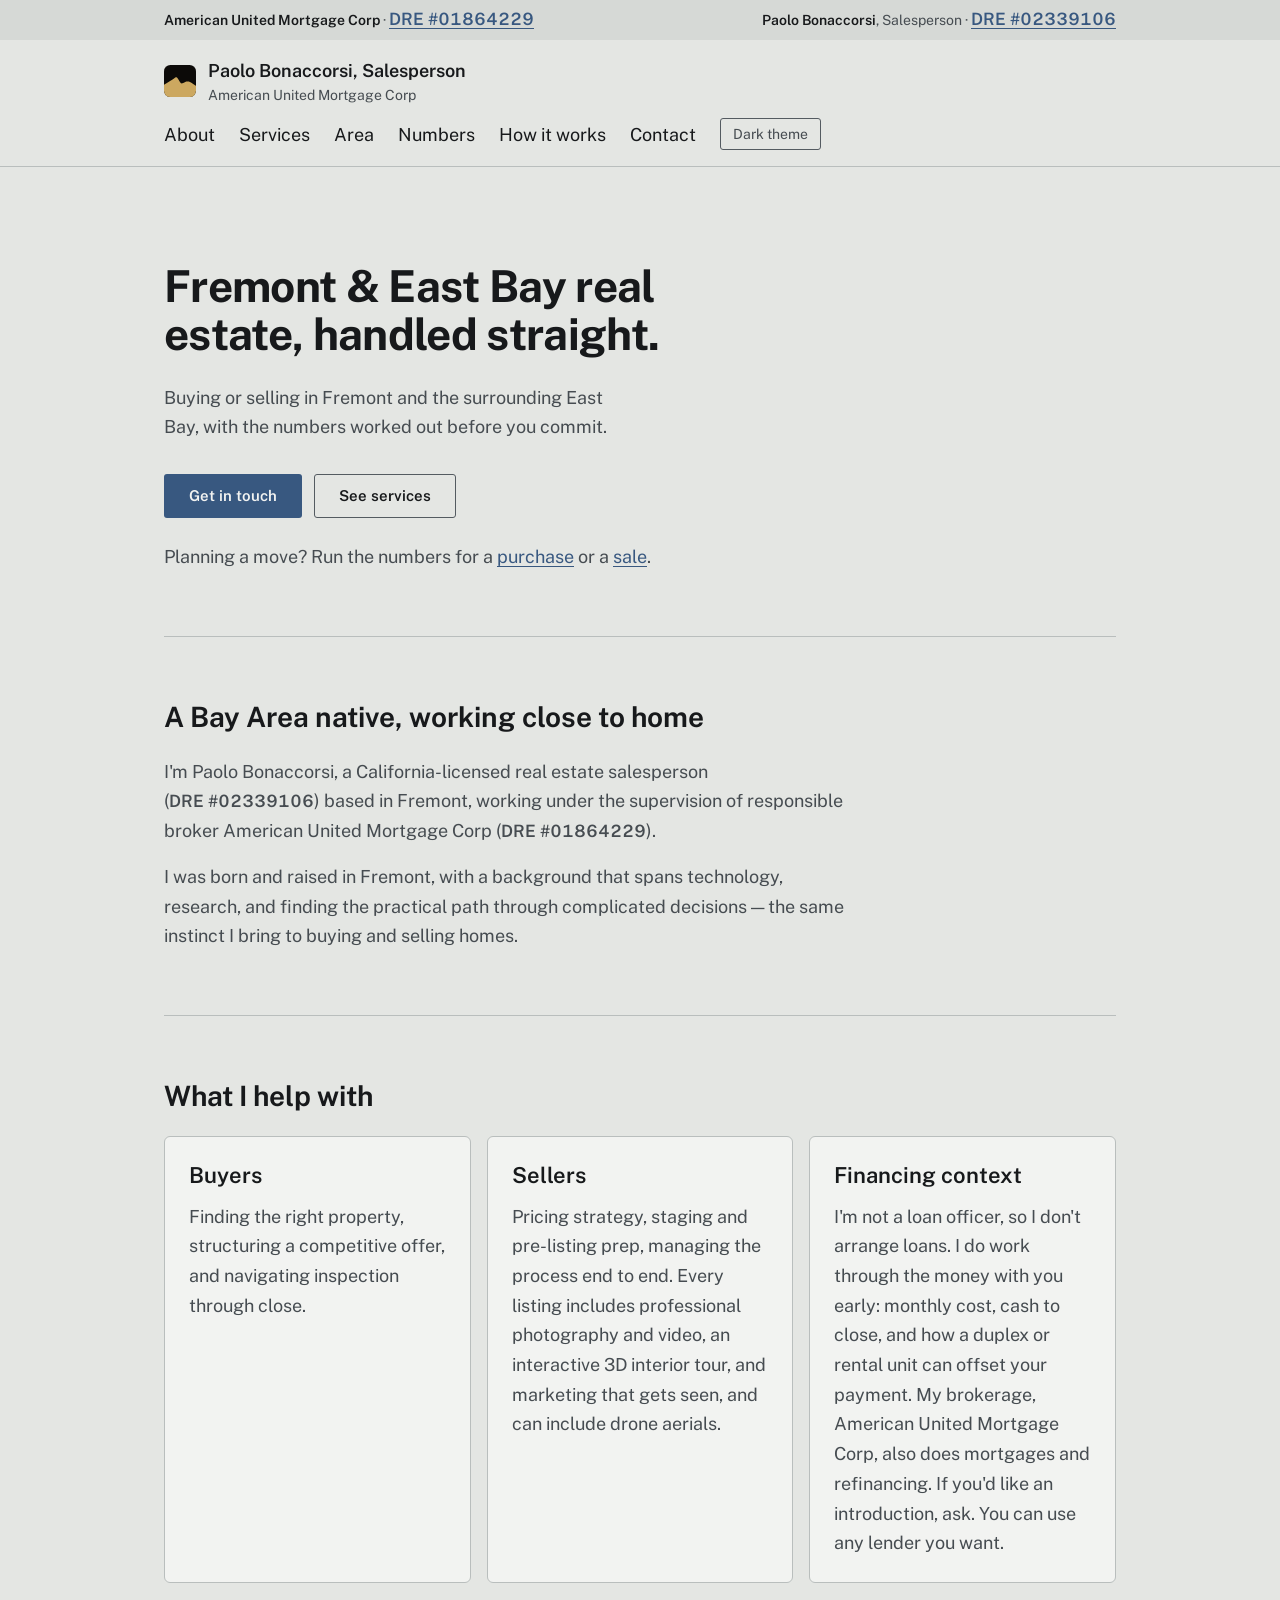
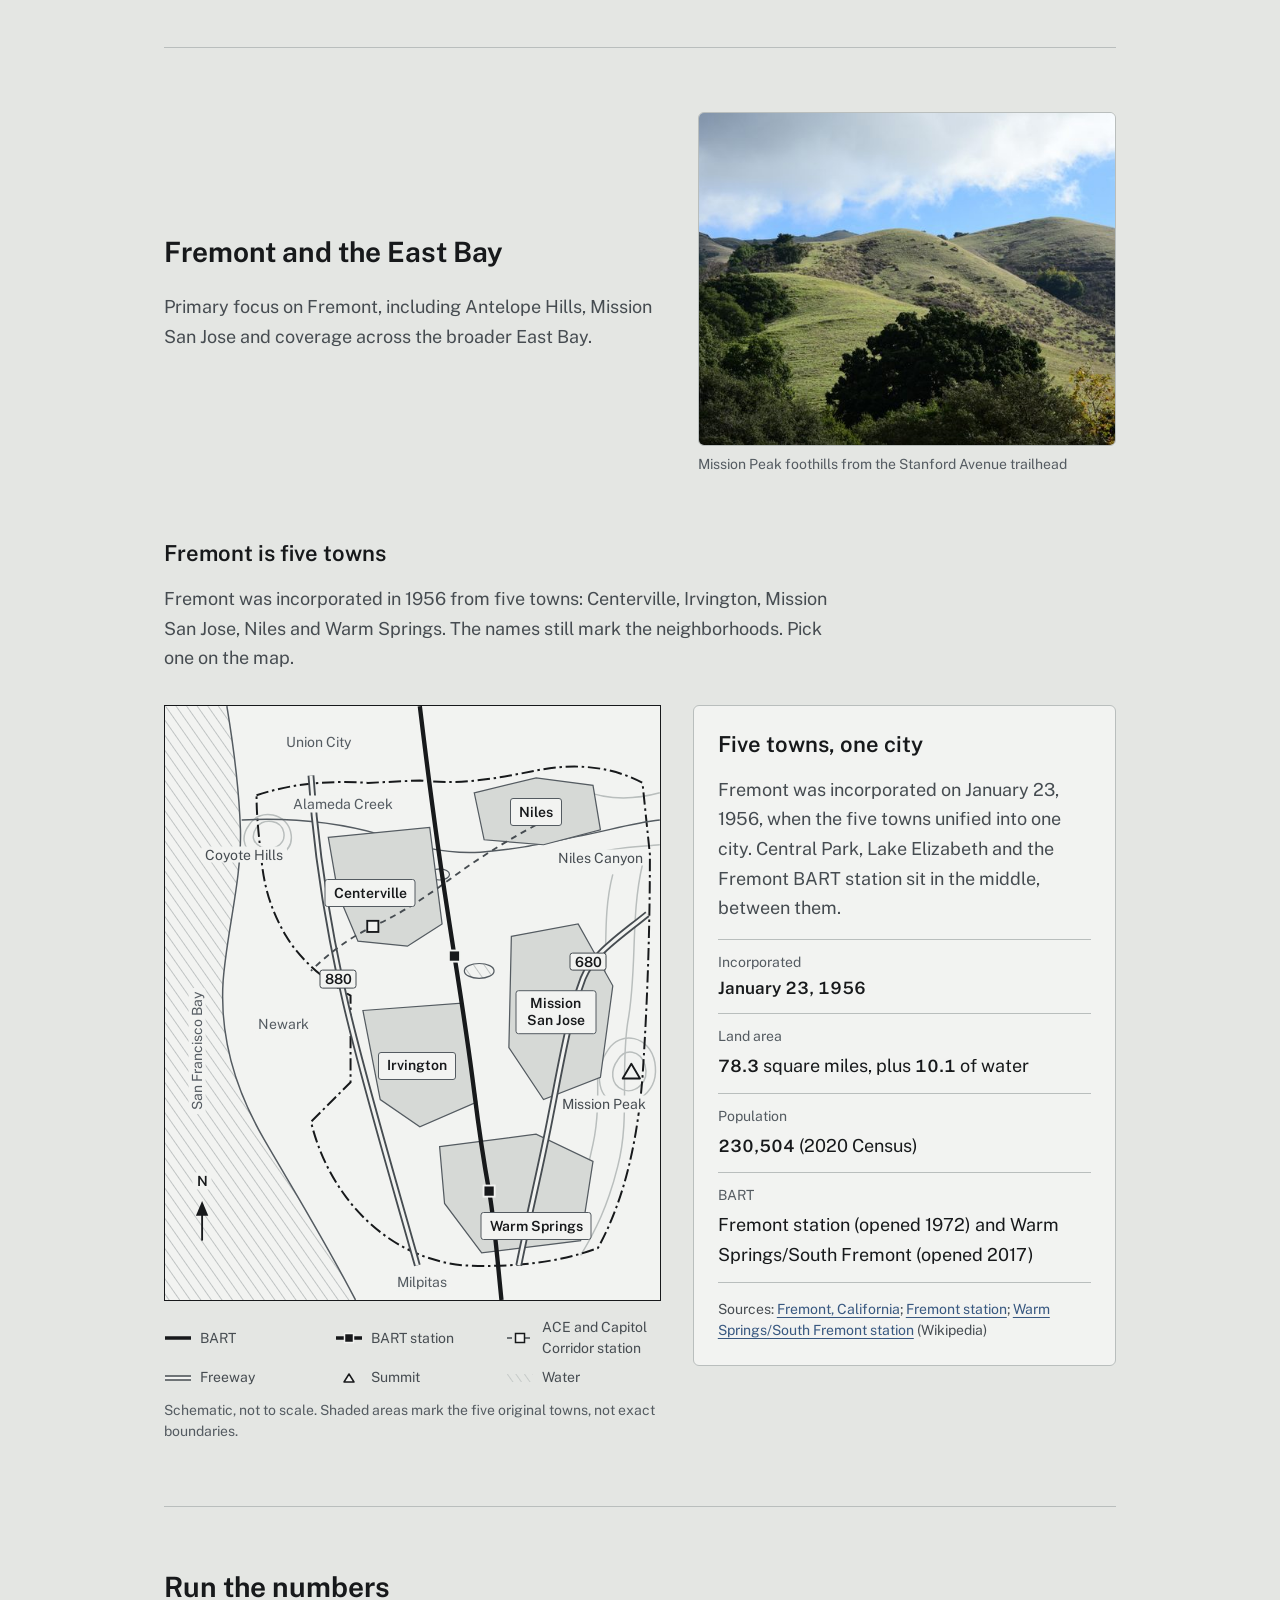
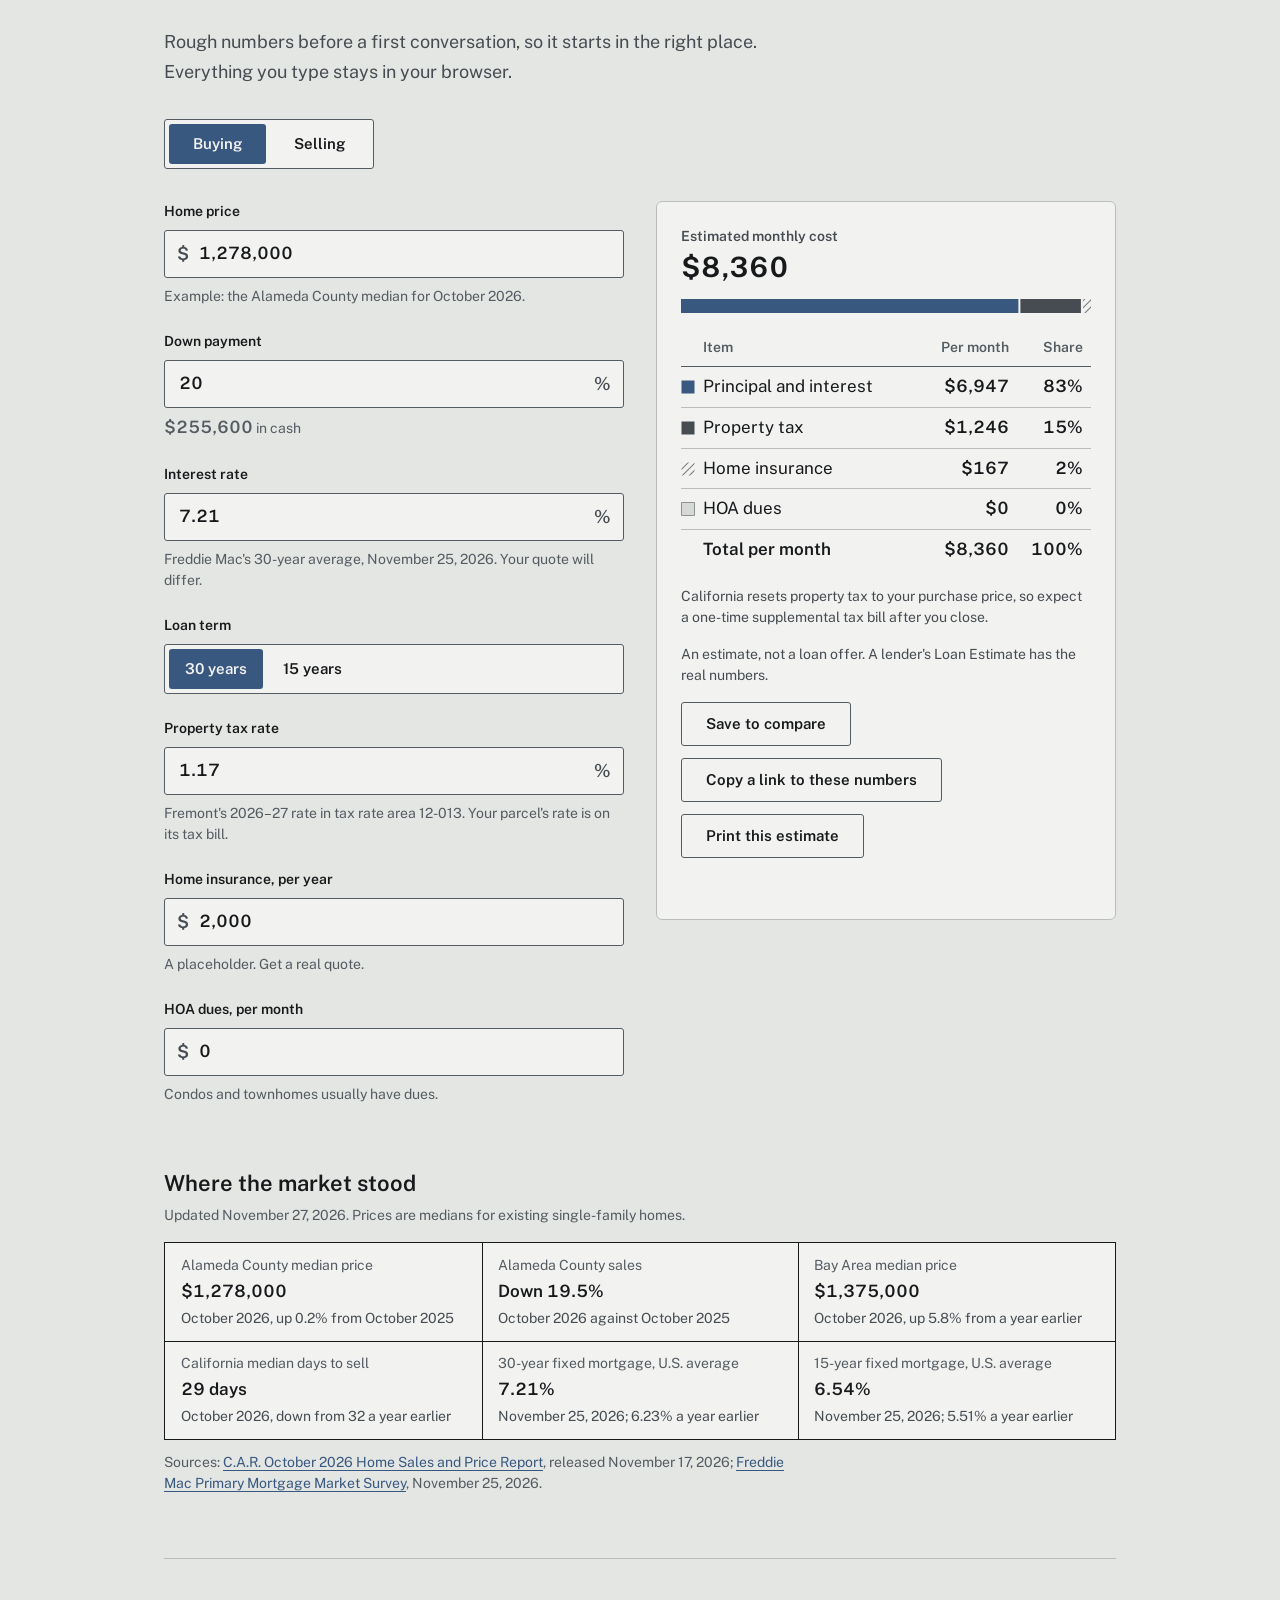
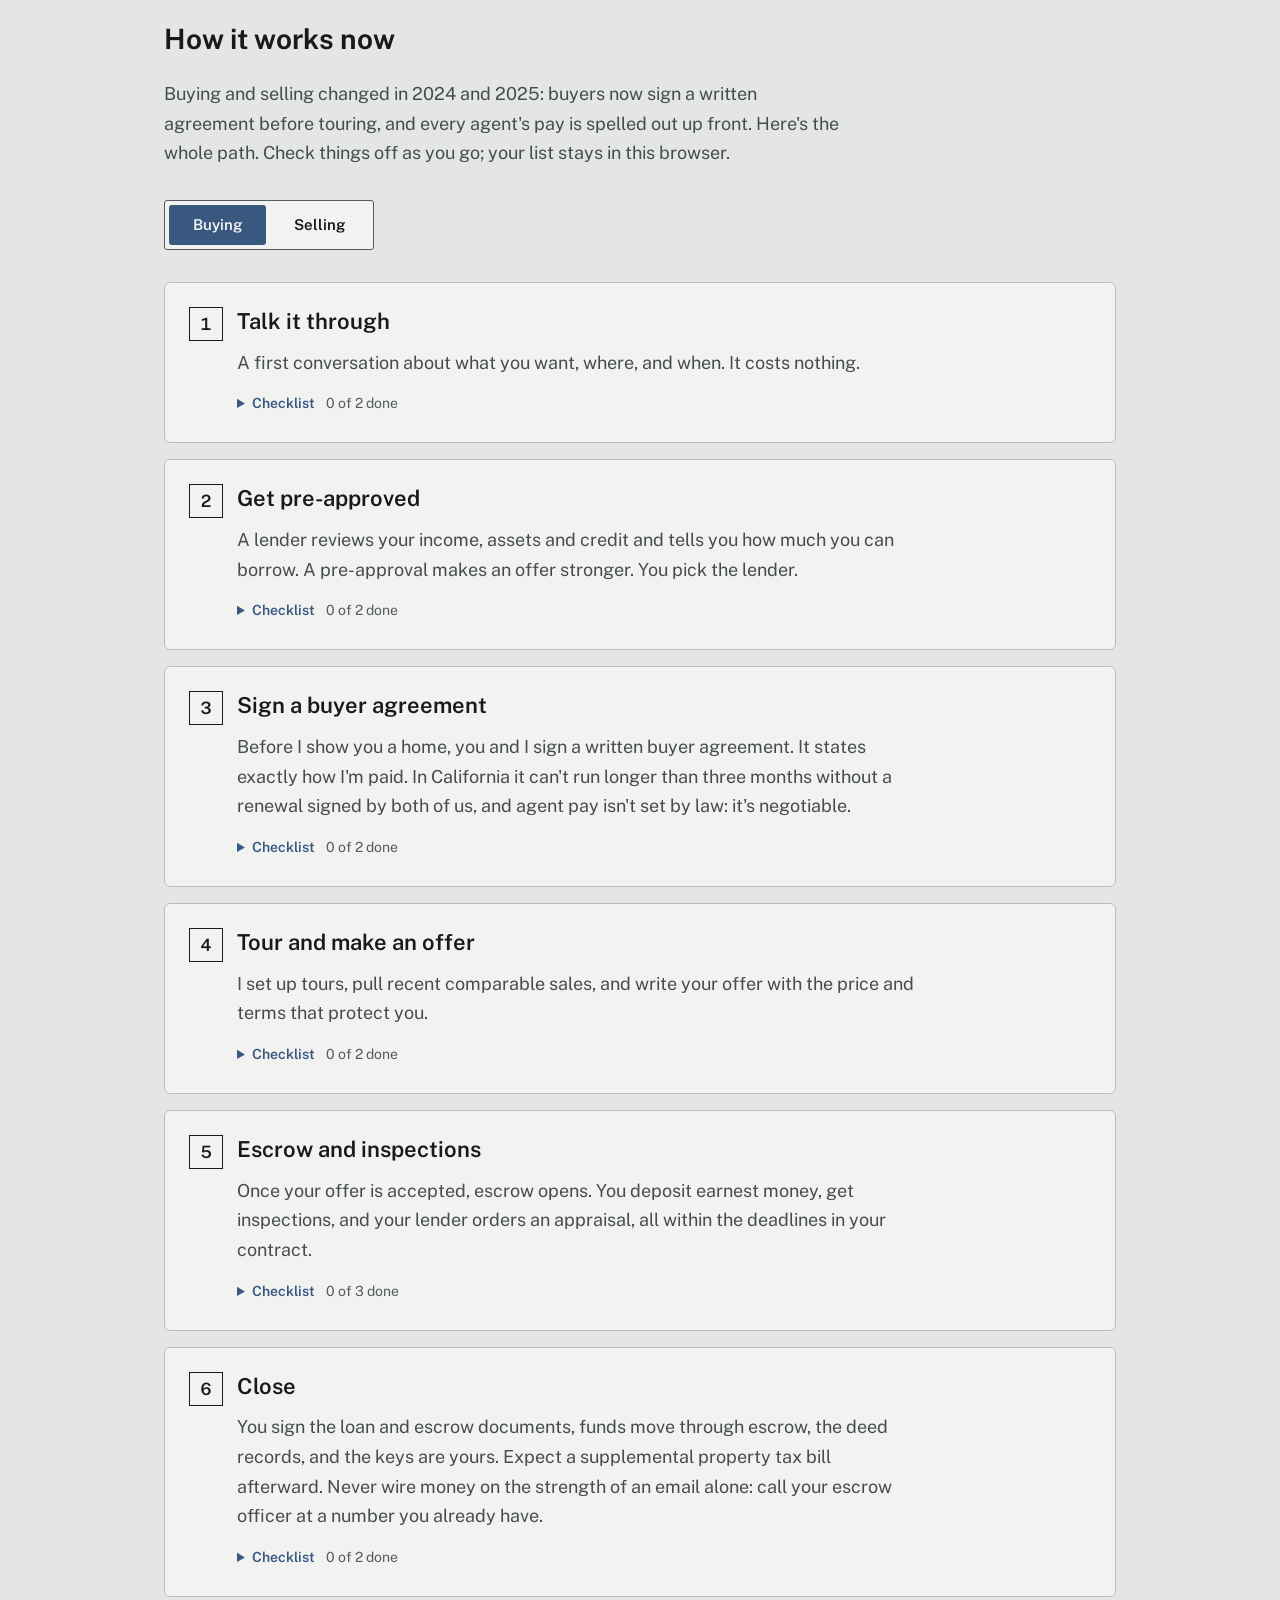
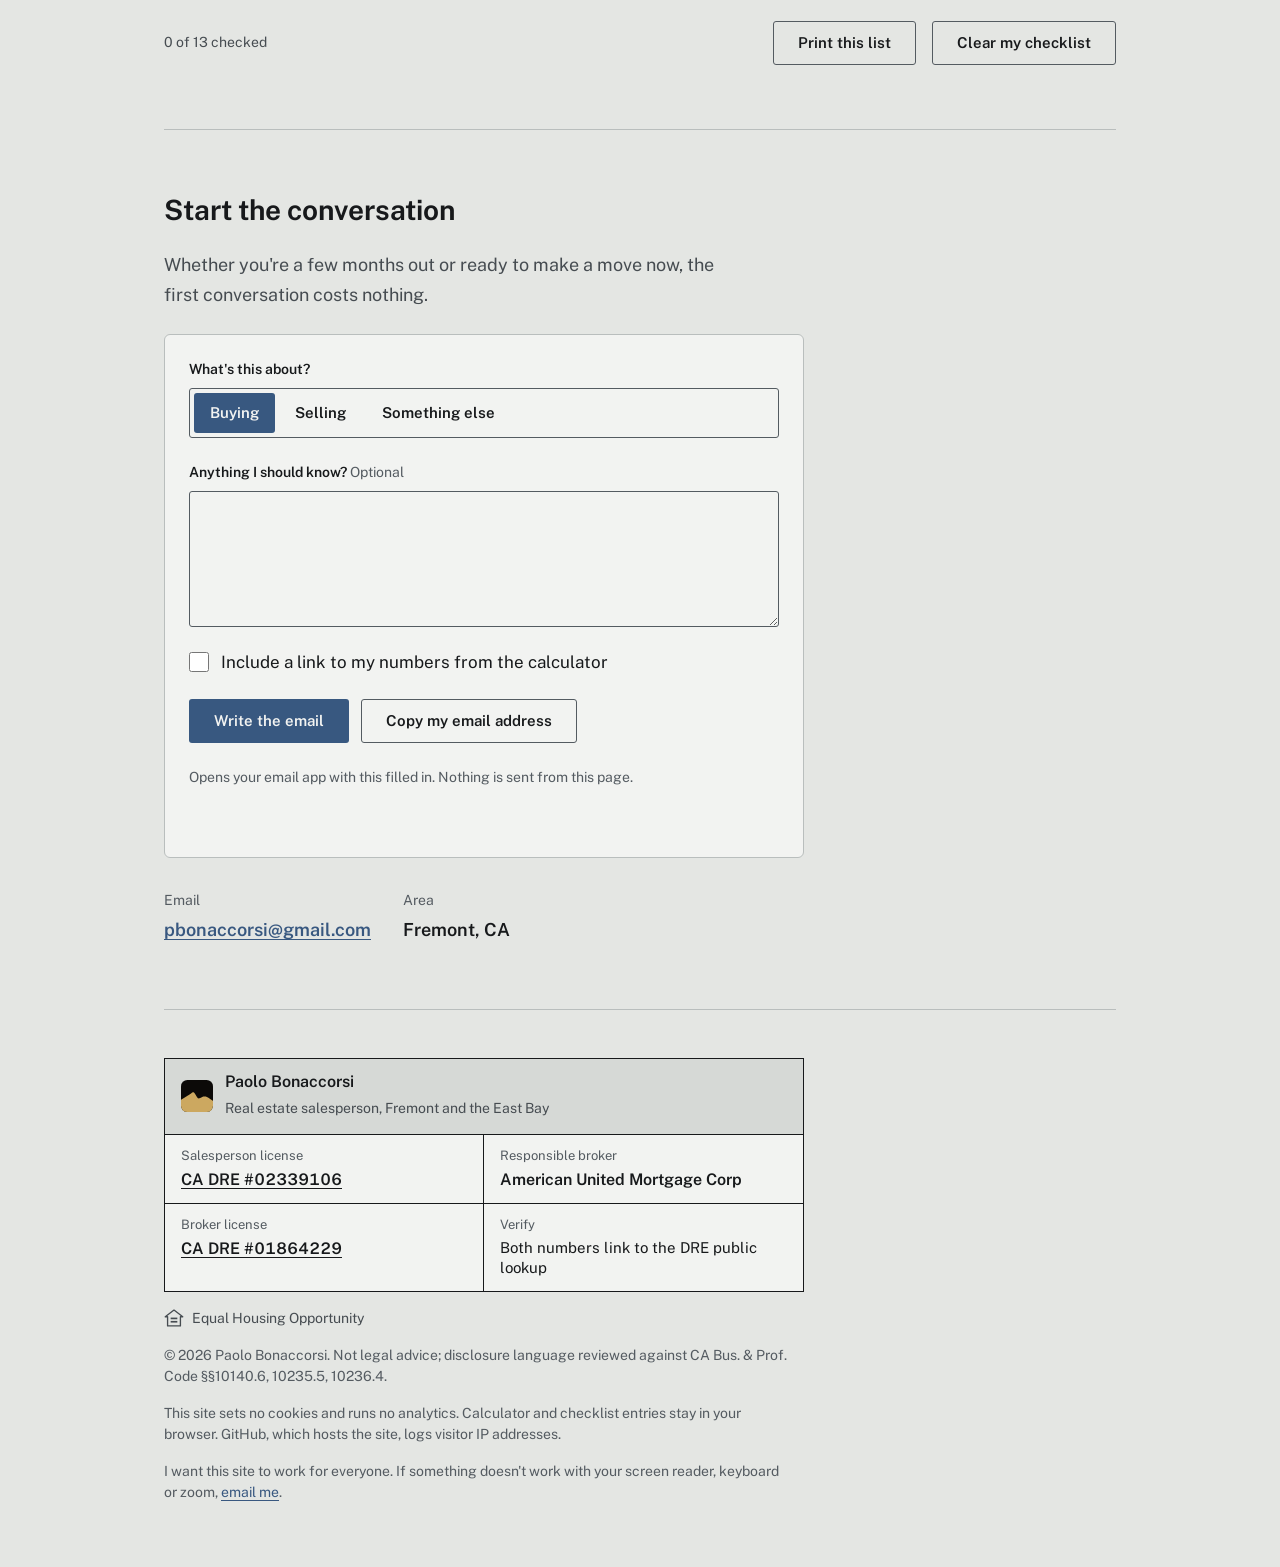
<file: v2/index.html>
<!doctype html>
<html lang="en">
<head>
<meta charset="UTF-8">
<meta name="viewport" content="width=device-width, initial-scale=1">
<title>Paolo Bonaccorsi — Real Estate Salesperson, Fremont &amp; East Bay</title>
<meta name="description" content="Paolo Bonaccorsi, California DRE #02339106, helping buyers and sellers in Fremont, Mission San Jose, and the East Bay. Responsible broker American United Mortgage Corp, DRE #01864229.">
<!-- Preview build. Remove this line when promoting v2 to the site root. -->
<meta name="robots" content="noindex">
<link rel="canonical" href="https://somehippie.github.io/paolo-bonaccorsi-re/">
<meta property="og:type" content="website">
<meta property="og:title" content="Paolo Bonaccorsi, real estate salesperson, Fremont and the East Bay">
<meta property="og:description" content="Fremont and East Bay real estate, handled straight. CA DRE #02339106. Responsible broker American United Mortgage Corp, CA DRE #01864229.">
<meta property="og:url" content="https://somehippie.github.io/paolo-bonaccorsi-re/">
<meta property="og:image" content="https://somehippie.github.io/paolo-bonaccorsi-re/v2/og.png">
<meta property="og:image:width" content="1200">
<meta property="og:image:height" content="630">
<meta property="og:image:alt" content="The Mission Peak ridge line in summer-hills gold on a near-black ground">
<meta name="twitter:card" content="summary_large_image">
<meta name="theme-color" content="#e4e6e3" media="(prefers-color-scheme: light)">
<meta name="theme-color" content="#141618" media="(prefers-color-scheme: dark)">
<link rel="icon" href="../favicon.ico?v=2" sizes="any">
<link rel="icon" href="../favicon.svg?v=2" type="image/svg+xml">
<link rel="apple-touch-icon" href="../apple-touch-icon.png?v=2">
<link rel="preconnect" href="https://fonts.googleapis.com">
<link rel="preconnect" href="https://fonts.gstatic.com" crossorigin>
<link href="https://fonts.googleapis.com/css2?family=Public+Sans:wght@400..700&display=swap" rel="stylesheet">
<link rel="stylesheet" href="../design/tokens.css">
<link rel="stylesheet" href="../design/components.css">
<link rel="stylesheet" href="site.css">
<script>
/* Theme: follows the system unless the visitor chose one here. Runs before paint to avoid a flash. */
(function(){try{var t=localStorage.getItem('theme');if(t==='light'||t==='dark'){document.documentElement.setAttribute('data-theme',t);}}catch(e){}document.documentElement.classList.add('js');})();
</script>
<noscript><style>
  [role="tabpanel"][hidden] { display: block !important; }
  .tabs, .calc, .saved, .composer, .checklist-bar button, .theme-toggle { display: none !important; }
</style></noscript>
<script type="application/ld+json">
{
  "@context": "https://schema.org",
  "@type": "RealEstateAgent",
  "name": "Paolo Bonaccorsi",
  "description": "California real estate salesperson serving Fremont and the East Bay.",
  "url": "https://somehippie.github.io/paolo-bonaccorsi-re/",
  "email": "mailto:pbonaccorsi@gmail.com",
  "areaServed": [
    { "@type": "City", "name": "Fremont", "containedInPlace": { "@type": "State", "name": "California" } },
    { "@type": "Place", "name": "East Bay" }
  ],
  "hasCredential": {
    "@type": "EducationalOccupationalCredential",
    "credentialCategory": "license",
    "name": "California real estate salesperson license",
    "identifier": "02339106",
    "url": "https://www2.dre.ca.gov/publicasp/pplinfo.asp?License_id=02339106",
    "recognizedBy": { "@type": "GovernmentOrganization", "name": "California Department of Real Estate" }
  },
  "parentOrganization": {
    "@type": "Organization",
    "name": "American United Mortgage Corp",
    "identifier": "California DRE broker license 01864229"
  }
}
</script>
</head>
<body data-flavor="re" class="re-body">

<a class="skip" href="#main">Skip to content</a>

<svg class="defs" aria-hidden="true" focusable="false" width="0" height="0">
  <defs>
    <pattern id="hatch" patternUnits="userSpaceOnUse" width="5" height="5" patternTransform="rotate(45)">
      <line x1="0" y1="0" x2="0" y2="5" class="hatch-line"/>
    </pattern>
    <pattern id="hatch-water" patternUnits="userSpaceOnUse" width="7" height="7" patternTransform="rotate(-35)">
      <line x1="0" y1="0" x2="0" y2="7" class="water-line"/>
    </pattern>
  </defs>
</svg>

<div class="disclosure-bar re-small">
  <div class="wrap">
    <span><strong>American United Mortgage Corp</strong> &middot; <a class="re-figure" href="https://www2.dre.ca.gov/publicasp/pplinfo.asp?License_id=01864229" target="_blank" rel="noopener noreferrer" aria-label="Verify American United Mortgage Corp&#39;s California DRE license 01864229 on the DRE public lookup, opens in a new tab">DRE #01864229</a></span>
    <span><strong>Paolo Bonaccorsi</strong>, Salesperson &middot; <a class="re-figure" href="https://www2.dre.ca.gov/publicasp/pplinfo.asp?License_id=02339106" target="_blank" rel="noopener noreferrer" aria-label="Verify Paolo Bonaccorsi&#39;s California DRE license 02339106 on the DRE public lookup, opens in a new tab">DRE #02339106</a></span>
  </div>
</div>

<header class="masthead">
  <div class="wrap">
    <div class="lockup">
      <img src="../favicon.svg" alt="" width="32" height="32">
      <div>
        <div class="agent">Paolo Bonaccorsi, Salesperson</div>
        <div class="broker re-small">American United Mortgage Corp</div>
      </div>
    </div>
    <nav class="top" aria-label="Primary">
      <a href="#about">About</a>
      <a href="#services">Services</a>
      <a href="#area">Area</a>
      <a href="#numbers">Numbers</a>
      <a href="#process">How it works</a>
      <a href="#contact">Contact</a>
      <button type="button" class="theme-toggle re-small">Dark theme</button>
    </nav>
  </div>
</header>

<main id="main" class="wrap">

  <section class="hero" aria-labelledby="hero-h">
    <h1 id="hero-h" class="re-display">Fremont &amp; East Bay real estate, handled straight.</h1>
    <p class="lede">Buying or selling in Fremont and the surrounding East Bay, with the numbers worked out before you commit.</p>
    <div class="cta-row">
      <a class="btn btn-primary" href="#contact">Get in touch</a>
      <a class="btn btn-secondary" href="#services">See services</a>
    </div>
    <p class="paths">Planning a move? Run the numbers for a <a href="#numbers" data-mode="buy">purchase</a> or a <a href="#numbers" data-mode="sell">sale</a>.</p>
  </section>

  <section id="about" class="about" aria-labelledby="about-h">
    <h2 id="about-h" class="re-h2">A Bay Area native, working close to home</h2>
    <p>I'm Paolo Bonaccorsi, a California-licensed real estate salesperson (<span class="re-figure">DRE #02339106</span>) based in Fremont, working under the supervision of responsible broker American United Mortgage Corp (<span class="re-figure">DRE #01864229</span>).</p>
    <p>I was born and raised in Fremont, with a background that spans technology, research, and finding the practical path through complicated decisions &mdash; the same instinct I bring to buying and selling homes.</p>
  </section>

  <section id="services" aria-labelledby="services-h">
    <h2 id="services-h" class="re-h2">What I help with</h2>
    <div class="services">
      <div class="service">
        <h3 class="re-h3">Buyers</h3>
        <p>Finding the right property, structuring a competitive offer, and navigating inspection through close.</p>
      </div>
      <div class="service">
        <h3 class="re-h3">Sellers</h3>
        <p>Pricing strategy, staging and pre-listing prep, managing the process end to end. Every listing includes professional photography and video, an interactive 3D interior tour, and marketing that gets seen, and can include drone aerials.</p>
      </div>
      <div class="service">
        <h3 class="re-h3">Financing context</h3>
        <p>I'm not a loan officer, so I don't arrange loans. I do work through the money with you early: monthly cost, cash to close, and how a duplex or rental unit can offset your payment. My brokerage, American United Mortgage Corp, also does mortgages and refinancing. If you'd like an introduction, ask. You can use any lender you want.</p>
      </div>
    </div>
  </section>

  <section id="area" aria-labelledby="area-h">
    <div class="area-layout">
      <div>
        <h2 id="area-h" class="re-h2">Fremont and the East Bay</h2>
        <p>Primary focus on Fremont, including Antelope Hills, Mission San Jose and coverage across the broader East Bay.</p>
      </div>
      <figure class="area-photo">
        <div class="area-map">
          <img src="../hills.jpg" srcset="../hills-640.jpg 640w, ../hills.jpg 1280w" sizes="(max-width: 700px) 100vw, 45vw" width="1280" height="854" loading="lazy" decoding="async" alt="Green, oak-dotted foothills of Mission Peak under a partly cloudy sky">
        </div>
        <figcaption class="re-small">Mission Peak foothills from the Stanford Avenue trailhead</figcaption>
      </figure>
    </div>

    <div class="towns">
      <h3 class="re-h3">Fremont is five towns</h3>
      <p class="towns-lede">Fremont was incorporated in 1956 from five towns: Centerville, Irvington, Mission San Jose, Niles and Warm Springs. The names still mark the neighborhoods. Pick one on the map.</p>

      <div class="towns-layout">
        <div class="plat-wrap">
          <div class="plat" role="group" aria-label="Schematic map of Fremont and its five original towns">
            <svg viewBox="0 0 400 480" aria-hidden="true" focusable="false">
              <!-- San Francisco Bay, west -->
              <path class="water" d="M0 0 L50 0 C56 36 60 70 61 100 C62 140 50 182 47 222 C44 268 58 312 80 350 C102 388 128 430 154 480 L0 480 Z"/>
              <path class="shore" d="M50 0 C56 36 60 70 61 100 C62 140 50 182 47 222 C44 268 58 312 80 350 C102 388 128 430 154 480"/>

              <!-- Hills: contour lines along the east side, Coyote Hills to the northwest -->
              <g class="contours">
                <path d="M386 128 C376 170 382 214 374 256 C368 296 376 334 366 372 C358 404 348 424 336 444"/>
                <path d="M362 136 C352 174 360 212 352 248 C346 282 354 318 346 354 C340 384 330 408 318 432"/>
                <path d="M366 286 C372 276 384 278 388 290 C392 304 380 314 370 310 C360 306 360 294 366 286 Z"/>
                <path d="M358 278 C368 262 392 266 396 288 C400 312 380 324 364 320 C348 316 348 292 358 278 Z"/>
                <path d="M74 98 C80 90 94 92 96 102 C98 112 86 118 78 114 C70 110 70 104 74 98 Z"/>
                <path d="M68 96 C76 82 100 86 102 104 C104 120 84 126 72 120 C62 114 62 104 68 96 Z"/>
                <path d="M338 68 C358 76 378 76 400 70"/>
                <path d="M338 122 C360 114 380 114 400 112"/>
              </g>

              <!-- City limits of Fremont (schematic) -->
              <path class="limits" d="M74 72 C104 62 134 60 164 62 L206 60 C240 64 270 58 300 52 C330 46 360 48 386 62 L392 120 C392 180 390 240 386 300 C382 350 372 398 350 438 C318 450 280 454 240 452 C206 448 176 432 152 404 C134 382 124 360 118 336 L150 304 L150 234 C130 222 110 206 98 186 C86 166 80 146 78 124 C76 106 74 90 74 72 Z"/>

              <!-- Water features inside the city -->
              <path class="creek" d="M400 92 C380 94 360 100 340 104 C310 110 285 116 255 118 C225 120 200 112 175 104 C140 94 100 90 62 92"/>
              <ellipse class="lake" cx="203" cy="129" rx="10" ry="5"/>
              <ellipse class="lake" cx="222" cy="136" rx="8" ry="4.5"/>
              <ellipse class="lake" cx="254" cy="214" rx="12" ry="6"/>

              <!-- Town parcels (schematic areas, not boundaries) -->
              <g class="parcels">
                <path class="parcel" data-town="niles" d="M250 70 L300 58 L346 64 L352 100 L306 112 L258 108 Z"/>
                <path class="parcel" data-town="centerville" d="M132 106 L214 98 L224 176 L196 194 L156 190 L140 152 Z"/>
                <path class="parcel" data-town="irvington" d="M160 246 L240 240 L252 320 L206 340 L174 318 Z"/>
                <path class="parcel" data-town="mission-san-jose" d="M280 186 L334 176 L362 226 L352 300 L306 318 L278 276 Z"/>
                <path class="parcel" data-town="warm-springs" d="M222 356 L300 346 L346 368 L336 432 L256 442 L226 402 Z"/>
              </g>
              <!-- Freeways (cased double line) -->
              <g class="freeway">
                <path class="casing" d="M118 56 C122 120 132 180 146 240 C160 300 178 360 204 452"/>
                <path class="core" d="M118 56 C122 120 132 180 146 240 C160 300 178 360 204 452"/>
                <path class="casing" d="M390 168 C368 186 346 200 338 220 C326 252 320 290 312 330 C304 372 294 412 286 452"/>
                <path class="core" d="M390 168 C368 186 346 200 338 220 C326 252 320 290 312 330 C304 372 294 412 286 452"/>
              </g>

              <!-- ACE and Capitol Corridor rail line, dashed -->
              <path class="rail" d="M300 96 C270 112 246 128 222 146 C202 160 186 170 168 178 C148 188 132 200 118 214"/>


              <!-- BART -->
              <path class="bart" d="M206 0 C212 50 220 110 226 150 C230 176 232 190 234 202 C240 240 246 280 250 312 C254 344 258 370 262 392 C266 414 268 440 272 480"/>
              <rect class="station" x="229.5" y="197.5" width="9" height="9"/>
              <rect class="station" x="257.5" y="387.5" width="9" height="9"/>
              <rect class="station-rail" x="163.5" y="173.5" width="9" height="9"/>

              <g class="parcel-edges">
                <path class="parcel-edge" data-town="niles" pathLength="1" d="M250 70 L300 58 L346 64 L352 100 L306 112 L258 108 Z"/>
                <path class="parcel-edge" data-town="centerville" pathLength="1" d="M132 106 L214 98 L224 176 L196 194 L156 190 L140 152 Z"/>
                <path class="parcel-edge" data-town="irvington" pathLength="1" d="M160 246 L240 240 L252 320 L206 340 L174 318 Z"/>
                <path class="parcel-edge" data-town="mission-san-jose" pathLength="1" d="M280 186 L334 176 L362 226 L352 300 L306 318 L278 276 Z"/>
                <path class="parcel-edge" data-town="warm-springs" pathLength="1" d="M222 356 L300 346 L346 368 L336 432 L256 442 L226 402 Z"/>
              </g>

              <!-- Mission Peak summit -->
              <path class="summit" d="M377 289 L384 301 L370 301 Z"/>

              <!-- North arrow -->
              <g class="north">
                <line x1="30" y1="432" x2="30" y2="410"/>
                <path d="M30 400 L35 412 L25 412 Z"/>
              </g>
            </svg>

            <button type="button" class="plat-label" aria-controls="town-cards" data-town="niles" aria-pressed="false" style="--x:75%;--y:17.9%">Niles</button>
            <button type="button" class="plat-label" aria-controls="town-cards" data-town="centerville" aria-pressed="false" style="--x:41.5%;--y:31.5%">Centerville</button>
            <button type="button" class="plat-label two-line" aria-controls="town-cards" data-town="mission-san-jose" aria-pressed="false" style="--x:79%;--y:51.5%">Mission San Jose</button>
            <button type="button" class="plat-label" aria-controls="town-cards" data-town="irvington" aria-pressed="false" style="--x:51%;--y:60.5%">Irvington</button>
            <button type="button" class="plat-label" aria-controls="town-cards" data-town="warm-springs" aria-pressed="false" style="--x:75%;--y:87.5%">Warm Springs</button>

            <span class="plat-note water-label rotated" style="--x:6.5%;--y:58%">San Francisco Bay</span>
            <span class="plat-note adjoiner" style="--x:31%;--y:6%">Union City</span>
            <span class="plat-note adjoiner" style="--x:24%;--y:53.5%">Newark</span>
            <span class="plat-note adjoiner" style="--x:52%;--y:97%">Milpitas</span>
            <span class="plat-note" style="--x:16%;--y:25%">Coyote Hills</span>
            <span class="plat-note water-label" style="--x:36%;--y:16.5%">Alameda Creek</span>
            <span class="plat-note anchor-right" style="--x:97.5%;--y:25.5%">Niles Canyon</span>
            <span class="plat-note anchor-right" style="--x:98%;--y:67%">Mission Peak</span>
            <span class="plat-note shield" style="--x:35%;--y:46%">880</span>
            <span class="plat-note shield" style="--x:85.5%;--y:43%">680</span>
            <span class="plat-note north-label" style="--x:7.5%;--y:80%">N</span>
          </div>

          <dl class="plat-key re-small" aria-label="Map key">
            <div><dt><svg viewBox="0 0 28 10" aria-hidden="true"><path class="bart" d="M1 5 H27"/></svg></dt><dd>BART</dd></div>
            <div><dt><svg viewBox="0 0 28 10" aria-hidden="true"><path class="bart" d="M1 5 H27"/><rect class="station" x="9.5" y="0.5" width="9" height="9"/></svg></dt><dd>BART station</dd></div>
            <div><dt><svg viewBox="0 0 28 10" aria-hidden="true"><path class="rail" d="M1 5 H27"/><rect class="station-rail" x="9.5" y="0.5" width="9" height="9"/></svg></dt><dd>ACE and Capitol Corridor station</dd></div>
            <div><dt><svg viewBox="0 0 28 10" aria-hidden="true"><g class="freeway"><path class="casing" d="M1 5 H27"/><path class="core" d="M1 5 H27"/></g></svg></dt><dd>Freeway</dd></div>
            <div><dt><svg viewBox="0 0 28 10" aria-hidden="true"><path class="summit" d="M14 1 L19 9 L9 9 Z"/></svg></dt><dd>Summit</dd></div>
            <div><dt><svg viewBox="0 0 28 10" aria-hidden="true"><rect class="water" x="1" y="1" width="26" height="8"/></svg></dt><dd>Water</dd></div>
          </dl>
          <p class="re-small plat-caption">Schematic, not to scale. Shaded areas mark the five original towns, not exact boundaries.</p>
        </div>

        <div class="town-cards" id="town-cards">
          <article class="town-card is-current" data-town="overview" aria-labelledby="t-overview">
            <h4 id="t-overview" class="re-h3">Five towns, one city</h4>
            <p>Fremont was incorporated on January 23, 1956, when the five towns unified into one city. Central Park, Lake Elizabeth and the Fremont BART station sit in the middle, between them.</p>
            <dl class="facts">
              <div><dt>Incorporated</dt><dd class="re-figure">January 23, 1956</dd></div>
              <div><dt>Land area</dt><dd><span class="re-figure">78.3</span> square miles, plus <span class="re-figure">10.1</span> of water</dd></div>
              <div><dt>Population</dt><dd><span class="re-figure">230,504</span> (2020 Census)</dd></div>
              <div><dt>BART</dt><dd>Fremont station (opened 1972) and Warm Springs/South Fremont (opened 2017)</dd></div>
            </dl>
            <p class="sources">Sources: <a href="https://en.wikipedia.org/wiki/Fremont,_California">Fremont, California</a>; <a href="https://en.wikipedia.org/wiki/Fremont_station_(BART)">Fremont station</a>; <a href="https://en.wikipedia.org/wiki/Warm_Springs/South_Fremont_station">Warm Springs/South Fremont station</a> (Wikipedia)</p>
          </article>

          <article class="town-card" data-town="niles" id="town-niles" aria-labelledby="t-niles">
            <h4 id="t-niles" class="re-h3">Niles</h4>
            <p>At the mouth of Niles Canyon, where Alameda Creek comes out of the hills.</p>
            <dl class="facts">
              <div><dt>Name</dt><dd>From the Central Pacific Railroad's Niles junction, opened in 1870 and named for railroad attorney Addison Niles</dd></div>
              <div><dt>Film history</dt><dd>Essanay Studios made films here from 1912 to 1916, including Charlie Chaplin's <cite>The Tramp</cite> (1915)</dd></div>
              <div><dt>Today</dt><dd>The Niles Essanay Silent Film Museum screens silent films, and the Niles Canyon Railway runs excursion trains up the canyon</dd></div>
            </dl>
            <p class="sources">Sources: <a href="https://en.wikipedia.org/wiki/Fremont,_California">Fremont, California</a> and <a href="https://en.wikipedia.org/wiki/Essanay_Studios">Essanay Studios</a> (Wikipedia); <a href="https://museumoflocalhistory.org/exhibits/exhibit-movies-in-niles/">Movies in Niles</a> (Museum of Local History)</p>
          </article>

          <article class="town-card" data-town="centerville" id="town-centerville" aria-labelledby="t-centerville">
            <h4 id="t-centerville" class="re-h3">Centerville</h4>
            <p>North-central Fremont, between I-880 and the BART line.</p>
            <dl class="facts">
              <div><dt>Name</dt><dd>The post office spelled it "Centreville" until 1893</dd></div>
              <div><dt>Rail</dt><dd>Fremont&ndash;Centerville station serves ACE trains and Amtrak's Capitol Corridor</dd></div>
              <div><dt>Landmarks</dt><dd>Quarry Lakes Regional Recreation Area, and Centerville Pioneer Cemetery, where many of the area's pioneers are buried</dd></div>
            </dl>
            <p class="sources">Source: <a href="https://en.wikipedia.org/wiki/Fremont,_California">Fremont, California</a> (Wikipedia)</p>
          </article>

          <article class="town-card" data-town="irvington" id="town-irvington" aria-labelledby="t-irvington">
            <h4 id="t-irvington" class="re-h3">Irvington</h4>
            <p>South-central Fremont, from Mowry Avenue south to Auto Mall Parkway.</p>
            <dl class="facts">
              <div><dt>Name</dt><dd>Named Irving in 1884, after a circuit judge; the name later became Irvington</dd></div>
              <div><dt>Landmark</dt><dd>Five Corners, the intersection of Fremont and Washington Boulevards, is marked at Irvington Plaza park</dd></div>
            </dl>
            <p class="sources">Source: <a href="https://en.wikipedia.org/wiki/Fremont,_California">Fremont, California</a> (Wikipedia)</p>
          </article>

          <article class="town-card" data-town="mission-san-jose" id="town-mission-san-jose" aria-labelledby="t-msj">
            <h4 id="t-msj" class="re-h3">Mission San Jose</h4>
            <p>At the base of the eastern hills, below Mission Peak.</p>
            <dl class="facts">
              <div><dt>History</dt><dd>Mission San Jos&eacute;, founded in 1797, was the fourteenth Spanish mission in California</dd></div>
              <div><dt>Landmark</dt><dd>The mission church standing today is a reconstruction, dedicated in 1985</dd></div>
              <div><dt>Hills</dt><dd>Mission Peak rises directly to the east</dd></div>
            </dl>
            <p class="sources">Sources: <a href="https://en.wikipedia.org/wiki/Mission_San_Jos%C3%A9_(California)">Mission San Jos&eacute; (California)</a> and <a href="https://en.wikipedia.org/wiki/Fremont,_California">Fremont, California</a> (Wikipedia)</p>
          </article>

          <article class="town-card" data-town="warm-springs" id="town-warm-springs" aria-labelledby="t-ws">
            <h4 id="t-ws" class="re-h3">Warm Springs</h4>
            <p>The southern end of Fremont, where it meets Milpitas.</p>
            <dl class="facts">
              <div><dt>Name</dt><dd>From the warm springs on Rancho Agua Caliente; the Harrisburgh post office was renamed Warm Springs in 1885</dd></div>
              <div><dt>BART</dt><dd>Warm Springs/South Fremont station opened on March 25, 2017</dd></div>
              <div><dt>Roads</dt><dd>State Route 262 links I-880 and I-680 here</dd></div>
            </dl>
            <p class="sources">Sources: <a href="https://en.wikipedia.org/wiki/Fremont,_California">Fremont, California</a> and <a href="https://en.wikipedia.org/wiki/Warm_Springs/South_Fremont_station">Warm Springs/South Fremont station</a> (Wikipedia)</p>
          </article>
        </div>
      </div>
    </div>
  </section>

  <section id="numbers" aria-labelledby="numbers-h">
    <h2 id="numbers-h" class="re-h2">Run the numbers</h2>
    <p class="section-lede">Rough numbers before a first conversation, so it starts in the right place. Everything you type stays in your browser.</p>

    <div class="tabs" role="tablist" aria-label="Calculator" data-group="mode">
      <button type="button" role="tab" id="tab-buy" aria-controls="panel-buy" aria-selected="true" data-mode="buy">Buying</button>
      <button type="button" role="tab" id="tab-sell" aria-controls="panel-sell" aria-selected="false" tabindex="-1" data-mode="sell">Selling</button>
    </div>

    <noscript><p class="note">The calculators need JavaScript. Everything else on this page works without it.</p></noscript>

    <div role="tabpanel" id="panel-buy" aria-labelledby="tab-buy" class="panel">
      <form class="calc" id="calc-buy" novalidate>
        <div class="calc-inputs">
          <div class="field">
            <label for="b-price">Home price</label>
            <div class="affix"><span class="pre" aria-hidden="true">$</span><input id="b-price" name="price" class="re-figure" inputmode="numeric" autocomplete="off" value="1,278,000" aria-describedby="b-price-help" data-kind="money"></div>
            <p class="help" id="b-price-help">Example: the Alameda County median for October 2026.</p>
          </div>
          <div class="field">
            <label for="b-down">Down payment</label>
            <div class="affix"><input id="b-down" name="down" class="re-figure" inputmode="decimal" autocomplete="off" value="20" aria-describedby="b-down-help" data-kind="pct"><span class="post" aria-hidden="true">%</span></div>
            <p class="help" id="b-down-help"><span class="re-figure" data-out="down-cash">$255,600</span> in cash</p>
          </div>
          <div class="field">
            <label for="b-rate">Interest rate</label>
            <div class="affix"><input id="b-rate" name="rate" class="re-figure" inputmode="decimal" autocomplete="off" value="7.21" aria-describedby="b-rate-help" data-kind="pct"><span class="post" aria-hidden="true">%</span></div>
            <p class="help" id="b-rate-help">Freddie Mac's <span data-out="rate-term">30-year</span> average, November 25, 2026. Your quote will differ.</p>
          </div>
          <fieldset class="field seg">
            <legend>Loan term</legend>
            <div class="seg-options">
              <label><input type="radio" name="years" value="30" checked><span>30 years</span></label>
              <label><input type="radio" name="years" value="15"><span>15 years</span></label>
            </div>
          </fieldset>
          <div class="field">
            <label for="b-tax">Property tax rate</label>
            <div class="affix"><input id="b-tax" name="tax" class="re-figure" inputmode="decimal" autocomplete="off" value="1.17" aria-describedby="b-tax-help" data-kind="pct"><span class="post" aria-hidden="true">%</span></div>
            <p class="help" id="b-tax-help">Fremont's 2026&ndash;27 rate in tax rate area 12-013. Your parcel's rate is on its tax bill.</p>
          </div>
          <div class="field">
            <label for="b-ins">Home insurance, per year</label>
            <div class="affix"><span class="pre" aria-hidden="true">$</span><input id="b-ins" name="ins" class="re-figure" inputmode="numeric" autocomplete="off" value="2,000" aria-describedby="b-ins-help" data-kind="money"></div>
            <p class="help" id="b-ins-help">A placeholder. Get a real quote.</p>
          </div>
          <div class="field">
            <label for="b-hoa">HOA dues, per month</label>
            <div class="affix"><span class="pre" aria-hidden="true">$</span><input id="b-hoa" name="hoa" class="re-figure" inputmode="numeric" autocomplete="off" value="0" aria-describedby="b-hoa-help" data-kind="money"></div>
            <p class="help" id="b-hoa-help">Condos and townhomes usually have dues.</p>
          </div>
          <p class="mini-total">Monthly cost <strong class="re-figure" data-out="mini">$8,360</strong> <a href="#b-out">See the breakdown</a></p>
        </div>

        <div class="calc-out" id="b-out">
          <p class="out-label">Estimated monthly cost</p>
          <p class="out-total re-h2" data-out="total">$8,360</p>
          <svg class="bar" data-bar="buy" viewBox="0 0 100 14" preserveAspectRatio="none" role="img" aria-label="Monthly cost breakdown"></svg>
          <table class="ledger">
            <caption class="sr-only">Monthly cost breakdown</caption>
            <thead><tr><th scope="col"><span class="sr-only">Key</span></th><th scope="col">Item</th><th scope="col" class="num">Per month</th><th scope="col" class="num">Share</th></tr></thead>
            <tbody data-ledger="buy"></tbody>
          </table>
          <p class="note" data-out="pmi" hidden>With less than 20% down, most lenders add mortgage insurance on top of this. Ask for a quote.</p>
          <p class="note">California resets property tax to your purchase price, so expect a one-time supplemental tax bill after you close.</p>
          <p class="note">An estimate, not a loan offer. A lender's Loan Estimate has the real numbers.</p>
          <div class="actions">
            <button type="button" class="btn btn-secondary" data-action="save">Save to compare</button>
            <button type="button" class="btn btn-secondary" data-action="link">Copy a link to these numbers</button>
            <button type="button" class="btn btn-secondary" data-action="print">Print this estimate</button>
          </div>
          <p class="status re-small" role="status" data-status></p>
        </div>
      </form>

      <div class="saved" id="saved" hidden>
        <h3 class="re-h3">Saved on this device</h3>
        <div class="table-scroll">
          <table class="ledger compare">
            <thead><tr><th scope="col" class="num">Price</th><th scope="col" class="num">Down</th><th scope="col" class="num">Rate</th><th scope="col">Term</th><th scope="col" class="num">Monthly</th><th scope="col"><span class="sr-only">Remove</span></th></tr></thead>
            <tbody data-saved></tbody>
          </table>
        </div>
      </div>
    </div>

    <div role="tabpanel" id="panel-sell" aria-labelledby="tab-sell" class="panel" hidden>
      <form class="calc" id="calc-sell" novalidate>
        <div class="calc-inputs">
          <div class="field">
            <label for="s-price">Sale price</label>
            <div class="affix"><span class="pre" aria-hidden="true">$</span><input id="s-price" name="price" class="re-figure" inputmode="numeric" autocomplete="off" value="1,278,000" aria-describedby="s-price-help" data-kind="money"></div>
            <p class="help" id="s-price-help">Example: the Alameda County median for October 2026.</p>
          </div>
          <div class="field">
            <label for="s-payoff">Loan payoff</label>
            <div class="affix"><span class="pre" aria-hidden="true">$</span><input id="s-payoff" name="payoff" class="re-figure" inputmode="numeric" autocomplete="off" value="600,000" aria-describedby="s-payoff-help" data-kind="money"></div>
            <p class="help" id="s-payoff-help">An example. Your lender can give you the exact payoff amount.</p>
          </div>
          <div class="field">
            <label for="s-comm">Agent compensation, total</label>
            <div class="affix"><input id="s-comm" name="comm" class="re-figure" inputmode="decimal" autocomplete="off" value="" placeholder="Your rate" aria-describedby="s-comm-help" data-kind="pct"><span class="post" aria-hidden="true">%</span></div>
            <p class="help" id="s-comm-help">Agent pay isn't set by law. It's negotiated and written into your listing agreement.</p>
          </div>
          <div class="field">
            <label for="s-escrow">Escrow, title and other costs</label>
            <div class="affix"><input id="s-escrow" name="escrow" class="re-figure" inputmode="decimal" autocomplete="off" value="1" aria-describedby="s-escrow-help" data-kind="pct"><span class="post" aria-hidden="true">%</span></div>
            <p class="help" id="s-escrow-help">A placeholder. Your escrow officer will give you real figures.</p>
          </div>
          <div class="field">
            <label for="s-credits">Credits and repairs for the buyer</label>
            <div class="affix"><span class="pre" aria-hidden="true">$</span><input id="s-credits" name="credits" class="re-figure" inputmode="numeric" autocomplete="off" value="0" data-kind="money"></div>
          </div>
          <p class="mini-total">Proceeds <strong class="re-figure" data-out="mini">$663,814</strong> <a href="#s-out">See the breakdown</a></p>
        </div>

        <div class="calc-out" id="s-out">
          <p class="out-label">Estimated proceeds</p>
          <p class="out-total re-h2" data-out="total">$663,814</p>
          <svg class="bar" data-bar="sell" viewBox="0 0 100 14" preserveAspectRatio="none" role="img" aria-label="Where the sale price goes"></svg>
          <table class="ledger">
            <caption class="sr-only">Where the sale price goes</caption>
            <thead><tr><th scope="col"><span class="sr-only">Key</span></th><th scope="col">Item</th><th scope="col" class="num">Amount</th><th scope="col" class="num">Share</th></tr></thead>
            <tbody data-ledger="sell"></tbody>
          </table>
          <p class="note">Fremont's documentary transfer tax is <span class="re-figure">$1.10</span> per <span class="re-figure">$1,000</span> of the price.</p>
          <p class="note">If this is your main home and you meet the ownership and use rules, you may be able to exclude up to <span class="re-figure">$250,000</span> of gain from federal income tax (<span class="re-figure">$500,000</span> if married filing jointly). Ask a tax professional.</p>
          <p class="note">An estimate. Your escrow officer's closing statement has the real numbers, including whether California withholding applies.</p>
          <div class="actions">
            <button type="button" class="btn btn-secondary" data-action="link">Copy a link to these numbers</button>
            <button type="button" class="btn btn-secondary" data-action="print">Print this estimate</button>
          </div>
          <p class="status re-small" role="status" data-status></p>
        </div>
      </form>
    </div>

    <div class="snapshot" aria-labelledby="snap-h">
      <h3 id="snap-h" class="re-h3">Where the market stood</h3>
      <p class="re-small snapshot-meta">Updated November 27, 2026. Prices are medians for existing single-family homes.</p>
      <dl class="records">
        <div><dt>Alameda County median price</dt><dd class="v re-figure">$1,278,000</dd><dd class="d">October 2026, up 0.2% from October 2025</dd></div>
        <div><dt>Alameda County sales</dt><dd class="v re-figure">Down 19.5%</dd><dd class="d">October 2026 against October 2025</dd></div>
        <div><dt>Bay Area median price</dt><dd class="v re-figure">$1,375,000</dd><dd class="d">October 2026, up 5.8% from a year earlier</dd></div>
        <div><dt>California median days to sell</dt><dd class="v re-figure">29 days</dd><dd class="d">October 2026, down from 32 a year earlier</dd></div>
        <div><dt>30-year fixed mortgage, U.S. average</dt><dd class="v re-figure">7.21%</dd><dd class="d">November 25, 2026; 6.23% a year earlier</dd></div>
        <div><dt>15-year fixed mortgage, U.S. average</dt><dd class="v re-figure">6.54%</dd><dd class="d">November 25, 2026; 5.51% a year earlier</dd></div>
      </dl>
      <p class="re-small sources">Sources: <a href="https://www.car.org/aboutus/mediacenter/newsreleases/2026releases/October2026sales">C.A.R. October 2026 Home Sales and Price Report</a>, released November 17, 2026; <a href="https://www.freddiemac.com/pmms">Freddie Mac Primary Mortgage Market Survey</a>, November 25, 2026.</p>
    </div>
  </section>

  <section id="process" aria-labelledby="process-h">
    <h2 id="process-h" class="re-h2">How it works now</h2>
    <p class="section-lede">Buying and selling changed in 2024 and 2025: buyers now sign a written agreement before touring, and every agent's pay is spelled out up front. Here's the whole path. Check things off as you go; your list stays in this browser.</p>

    <div class="tabs" role="tablist" aria-label="Steps for" data-group="mode">
      <button type="button" role="tab" id="ptab-buy" aria-controls="steps-buy" aria-selected="true" data-mode="buy">Buying</button>
      <button type="button" role="tab" id="ptab-sell" aria-controls="steps-sell" aria-selected="false" tabindex="-1" data-mode="sell">Selling</button>
    </div>

    <div role="tabpanel" id="steps-buy" aria-labelledby="ptab-buy" class="panel">
      <ol class="steps">
        <li class="step">
          <h3 class="re-h3">Talk it through</h3>
          <p>A first conversation about what you want, where, and when. It costs nothing.</p>
          <details class="step-checks">
            <summary>Checklist <span class="step-progress" data-step-progress>0 of 2 done</span></summary>
            <ul class="checks">
            <li><label><input type="checkbox" data-check="b1a"><span>Write down your must-haves and your nice-to-haves</span></label></li>
            <li><label><input type="checkbox" data-check="b1b"><span>Pick a monthly cost you're comfortable with</span></label></li>
          </ul>
          </details>
        </li>
        <li class="step">
          <h3 class="re-h3">Get pre-approved</h3>
          <p>A lender reviews your income, assets and credit and tells you how much you can borrow. A pre-approval makes an offer stronger. You pick the lender.</p>
          <details class="step-checks">
            <summary>Checklist <span class="step-progress" data-step-progress>0 of 2 done</span></summary>
            <ul class="checks">
            <li><label><input type="checkbox" data-check="b2a"><span>Gather two years of tax returns, recent pay stubs and bank statements</span></label></li>
            <li><label><input type="checkbox" data-check="b2b"><span>Compare Loan Estimates from at least two lenders</span></label></li>
          </ul>
          </details>
        </li>
        <li class="step">
          <h3 class="re-h3">Sign a buyer agreement</h3>
          <p>Before I show you a home, you and I sign a written buyer agreement. It states exactly how I'm paid. In California it can't run longer than three months without a renewal signed by both of us, and agent pay isn't set by law: it's negotiable.</p>
          <details class="step-checks">
            <summary>Checklist <span class="step-progress" data-step-progress>0 of 2 done</span></summary>
            <ul class="checks">
            <li><label><input type="checkbox" data-check="b3a"><span>Read the agreement and ask about anything unclear</span></label></li>
            <li><label><input type="checkbox" data-check="b3b"><span>Note the compensation and the end date</span></label></li>
          </ul>
          </details>
        </li>
        <li class="step">
          <h3 class="re-h3">Tour and make an offer</h3>
          <p>I set up tours, pull recent comparable sales, and write your offer with the price and terms that protect you.</p>
          <details class="step-checks">
            <summary>Checklist <span class="step-progress" data-step-progress>0 of 2 done</span></summary>
            <ul class="checks">
            <li><label><input type="checkbox" data-check="b4a"><span>Read the seller's disclosures before you offer</span></label></li>
            <li><label><input type="checkbox" data-check="b4b"><span>Decide which contingencies to keep: inspection, appraisal, loan</span></label></li>
          </ul>
          </details>
        </li>
        <li class="step">
          <h3 class="re-h3">Escrow and inspections</h3>
          <p>Once your offer is accepted, escrow opens. You deposit earnest money, get inspections, and your lender orders an appraisal, all within the deadlines in your contract.</p>
          <details class="step-checks">
            <summary>Checklist <span class="step-progress" data-step-progress>0 of 3 done</span></summary>
            <ul class="checks">
            <li><label><input type="checkbox" data-check="b5a"><span>Schedule the home inspection</span></label></li>
            <li><label><input type="checkbox" data-check="b5b"><span>Review the preliminary title report</span></label></li>
            <li><label><input type="checkbox" data-check="b5c"><span>Lock your rate with your lender</span></label></li>
          </ul>
          </details>
        </li>
        <li class="step">
          <h3 class="re-h3">Close</h3>
          <p>You sign the loan and escrow documents, funds move through escrow, the deed records, and the keys are yours. Expect a supplemental property tax bill afterward. Never wire money on the strength of an email alone: call your escrow officer at a number you already have.</p>
          <details class="step-checks">
            <summary>Checklist <span class="step-progress" data-step-progress>0 of 2 done</span></summary>
            <ul class="checks">
            <li><label><input type="checkbox" data-check="b6a"><span>Before wiring money, call your escrow officer at a number you already have to confirm the instructions</span></label></li>
            <li><label><input type="checkbox" data-check="b6b"><span>Do the final walk-through</span></label></li>
          </ul>
          </details>
        </li>
      </ol>
    </div>

    <div role="tabpanel" id="steps-sell" aria-labelledby="ptab-sell" class="panel" hidden>
      <ol class="steps">
        <li class="step">
          <h3 class="re-h3">Talk it through</h3>
          <p>Your timing, your goals, and what you'd walk away with. It costs nothing.</p>
          <details class="step-checks">
            <summary>Checklist <span class="step-progress" data-step-progress>0 of 2 done</span></summary>
            <ul class="checks">
            <li><label><input type="checkbox" data-check="s1a"><span>Ask your lender for your loan payoff amount</span></label></li>
            <li><label><input type="checkbox" data-check="s1b"><span>Pick a target move date</span></label></li>
          </ul>
          </details>
        </li>
        <li class="step">
          <h3 class="re-h3">Price it</h3>
          <p>I review recent comparable sales and current competition and give you a price range, with the reasoning behind it.</p>
          <details class="step-checks">
            <summary>Checklist <span class="step-progress" data-step-progress>0 of 1 done</span></summary>
            <ul class="checks">
            <li><label><input type="checkbox" data-check="s2a"><span>List your upgrades and repairs, with dates and costs</span></label></li>
          </ul>
          </details>
        </li>
        <li class="step">
          <h3 class="re-h3">Sign a listing agreement</h3>
          <p>It states how I'm paid and whether you'll offer anything toward a buyer's agent. Both are negotiable, and agent pay isn't set by law.</p>
          <details class="step-checks">
            <summary>Checklist <span class="step-progress" data-step-progress>0 of 2 done</span></summary>
            <ul class="checks">
            <li><label><input type="checkbox" data-check="s3a"><span>Read the agreement and ask about anything unclear</span></label></li>
            <li><label><input type="checkbox" data-check="s3b"><span>Note the compensation and the end date</span></label></li>
          </ul>
          </details>
        </li>
        <li class="step">
          <h3 class="re-h3">Prepare the home</h3>
          <p>Disclosures first, then repairs, staging, and the photos and video that go with the listing.</p>
          <details class="step-checks">
            <summary>Checklist <span class="step-progress" data-step-progress>0 of 3 done</span></summary>
            <ul class="checks">
            <li><label><input type="checkbox" data-check="s4a"><span>Fill out the seller disclosure forms completely and honestly</span></label></li>
            <li><label><input type="checkbox" data-check="s4b"><span>Gather permits and warranties</span></label></li>
            <li><label><input type="checkbox" data-check="s4c"><span>Fix what a buyer's inspector will find first</span></label></li>
          </ul>
          </details>
        </li>
        <li class="step">
          <h3 class="re-h3">List and review offers</h3>
          <p>The listing goes live, buyers tour, and I walk you through every offer: price, terms, contingencies, and how solid the financing looks.</p>
          <details class="step-checks">
            <summary>Checklist <span class="step-progress" data-step-progress>0 of 1 done</span></summary>
            <ul class="checks">
            <li><label><input type="checkbox" data-check="s5a"><span>Decide whether to set a date for reviewing offers</span></label></li>
          </ul>
          </details>
        </li>
        <li class="step">
          <h3 class="re-h3">Escrow and close</h3>
          <p>Escrow pays off your loan, collects the documentary transfer tax, and records the deed. You hand over the keys at closing. Confirm any wiring instructions by phone with your escrow officer before money moves.</p>
          <details class="step-checks">
            <summary>Checklist <span class="step-progress" data-step-progress>0 of 2 done</span></summary>
            <ul class="checks">
            <li><label><input type="checkbox" data-check="s6a"><span>Before wiring or receiving money, confirm the instructions by phone with your escrow officer</span></label></li>
            <li><label><input type="checkbox" data-check="s6b"><span>Cancel utilities and insurance after closing</span></label></li>
          </ul>
          </details>
        </li>
      </ol>
    </div>

    <div class="checklist-bar">
      <p class="re-small" data-progress>0 of 13 checked</p>
      <button type="button" class="btn btn-secondary" data-action="print-steps">Print this list</button>
      <button type="button" class="btn btn-secondary" data-action="clear-checks">Clear my checklist</button>
    </div>
  </section>

  <section id="contact" aria-labelledby="contact-h">
    <h2 id="contact-h" class="re-h2">Start the conversation</h2>
    <div class="contact-block">
      <p>Whether you're a few months out or ready to make a move now, the first conversation costs nothing.</p>

      <form class="composer" id="composer" novalidate>
        <fieldset class="field seg">
          <legend>What's this about?</legend>
          <div class="seg-options">
            <label><input type="radio" name="topic" value="buy" checked><span>Buying</span></label>
            <label><input type="radio" name="topic" value="sell"><span>Selling</span></label>
            <label><input type="radio" name="topic" value="other"><span>Something else</span></label>
          </div>
        </fieldset>
        <div class="field">
          <label for="c-msg">Anything I should know? <span class="optional">Optional</span></label>
          <textarea id="c-msg" rows="4"></textarea>
        </div>
        <label class="inline-check"><input type="checkbox" id="c-numbers"><span>Include a link to my numbers from the calculator</span></label>
        <div class="actions">
          <button type="submit" class="btn btn-primary">Write the email</button>
          <button type="button" class="btn btn-secondary" data-action="copy-email">Copy my email address</button>
        </div>
        <p class="help">Opens your email app with this filled in. Nothing is sent from this page.</p>
        <p class="status re-small" role="status" data-status></p>
      </form>

      <div class="contact-row">
        <div class="contact-item">
          <span class="label re-small">Email</span>
          <a href="mailto:pbonaccorsi@gmail.com">pbonaccorsi@gmail.com</a>
        </div>
        <div class="contact-item">
          <span class="label re-small">Area</span>
          <span class="value">Fremont, CA</span>
        </div>
      </div>
    </div>
  </section>

</main>

<footer class="wrap">
    <div class="titleblock">
      <div class="tb-head"><img class="mark" src="../favicon.svg" alt="" width="32" height="32"><div><span class="val">Paolo Bonaccorsi</span><span class="area">Real estate salesperson, Fremont and the East Bay</span></div></div>
      <div class="tb-grid">
        <div><span class="lab">Salesperson license</span><a class="val num" href="https://www2.dre.ca.gov/publicasp/pplinfo.asp?License_id=02339106" target="_blank" rel="noopener noreferrer" aria-label="Verify Paolo Bonaccorsi&#39;s California DRE license 02339106 on the DRE public lookup, opens in a new tab">CA DRE #02339106</a></div>
        <div><span class="lab">Responsible broker</span><span class="val">American United Mortgage Corp</span></div>
        <div><span class="lab">Broker license</span><a class="val num" href="https://www2.dre.ca.gov/publicasp/pplinfo.asp?License_id=01864229" target="_blank" rel="noopener noreferrer" aria-label="Verify American United Mortgage Corp&#39;s California DRE license 01864229 on the DRE public lookup, opens in a new tab">CA DRE #01864229</a></div>
        <div><span class="lab">Verify</span><span class="val" style="font-weight:400;font-size:15px">Both numbers link to the DRE public lookup</span></div>
      </div>
    </div>
    <div class="eho re-small">
      <svg width="20" height="20" viewBox="0 0 24 24" aria-hidden="true">
        <path d="M12 2.5 1.5 10.5h2.8V21.5h15.4V10.5h2.8L12 2.5z" fill="none" stroke="currentColor" stroke-width="1.6" stroke-linejoin="round"/>
        <rect x="8" y="11.5" width="8" height="2" fill="currentColor"/>
        <rect x="8" y="15.5" width="8" height="2" fill="currentColor"/>
      </svg>
      <span>Equal Housing Opportunity</span>
    </div>
    <p class="re-small">&copy; 2026 Paolo Bonaccorsi. Not legal advice; disclosure language reviewed against CA Bus. &amp; Prof. Code §§10140.6, 10235.5, 10236.4.</p>
    <p class="re-small">This site sets no cookies and runs no analytics. Calculator and checklist entries stay in your browser. GitHub, which hosts the site, logs visitor IP addresses.</p>
    <p class="re-small">I want this site to work for everyone. If something doesn't work with your screen reader, keyboard or zoom, <a href="mailto:pbonaccorsi@gmail.com">email me</a>.</p>
</footer>

<div class="sr-only" aria-live="polite" data-announce></div>
<script src="site.js" defer></script>
</body>
</html>
</file>
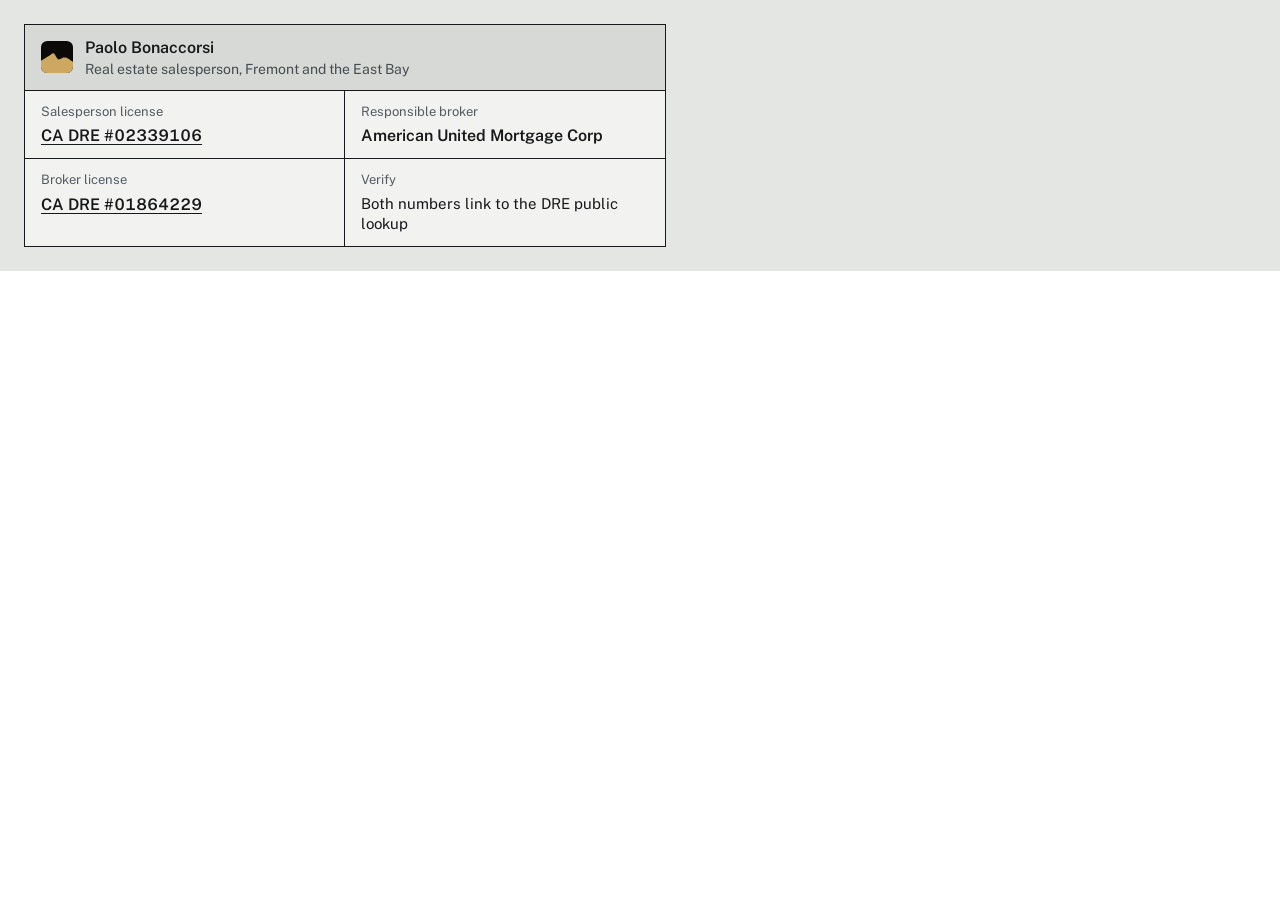
<file: design/components/TitleBlock/example.html>
<!doctype html>
<meta charset="utf-8">
<meta name="viewport" content="width=device-width, initial-scale=1">
<link rel="stylesheet" href="../../tokens.css">
<link rel="stylesheet" href="../../components.css">
<link rel="stylesheet" href="https://fonts.googleapis.com/css2?family=Public+Sans:wght@100..900&display=swap">
<style>body{margin:0}.wrap{padding:24px}</style>
<div data-flavor="re" class="wrap">
  <div class="titleblock">
    <div class="tb-head"><img class="mark" src="../../../favicon.svg" alt=""><div><span class="val">Paolo Bonaccorsi</span><span class="area">Real estate salesperson, Fremont and the East Bay</span></div></div>
    <div class="tb-grid">
      <div><span class="lab">Salesperson license</span><a class="val num" href="https://www2.dre.ca.gov/publicasp/pplinfo.asp?License_id=02339106" target="_blank" rel="noopener noreferrer">CA DRE #02339106</a></div>
      <div><span class="lab">Responsible broker</span><span class="val">American United Mortgage Corp</span></div>
      <div><span class="lab">Broker license</span><a class="val num" href="https://www2.dre.ca.gov/publicasp/pplinfo.asp?License_id=01864229" target="_blank" rel="noopener noreferrer">CA DRE #01864229</a></div>
      <div><span class="lab">Verify</span><span class="val" style="font-weight:400;font-size:15px">Both numbers link to the DRE public lookup</span></div>
    </div>
  </div>
</div>
</file>
<file: design/tokens.css>
/* Generated from the Paolo Bonaccorsi design system tokens.json. Do not edit by hand. */
:root {
  --re-paper: #e4e6e3;
  --re-surface: #f2f3f1;
  --re-surface-2: #d6d9d6;
  --re-ink: #17191b;
  --re-ink-soft: #464c51;
  --re-ink-faint: #545b61;
  --re-rule: #b9bebd;
  --re-accent: #385880;
  --re-accent-ink: #2f496a;
  --re-on-accent: #f2f3f1;
  --re-ridge: #c9a04e;
  --space-1: 4px;
  --space-2: 8px;
  --space-3: 12px;
  --space-4: 16px;
  --space-6: 24px;
  --space-8: 32px;
  --space-12: 48px;
  --space-16: 64px;
  --space-24: 96px;
  --radius-0: 0px;
  --radius-sm: 3px;
  --radius-md: 6px;
  --radius-knob: 9999px;
  --font-public: "Public Sans", "Helvetica Neue", Arial, sans-serif;
}
@media (prefers-color-scheme: dark) {
  :root:not([data-theme="light"]) {
  --re-paper: #141618;
  --re-surface: #1c1f22;
  --re-surface-2: #262a2e;
  --re-ink: #e6e8e6;
  --re-ink-soft: #a9afb3;
  --re-ink-faint: #8e959a;
  --re-rule: #33383d;
  --re-accent: #8eaacd;
  --re-accent-ink: #a6bdd8;
  --re-on-accent: #141618;
  --re-ridge: #d9ae55;
  }
}
:root[data-theme="dark"] {
  --re-paper: #141618;
  --re-surface: #1c1f22;
  --re-surface-2: #262a2e;
  --re-ink: #e6e8e6;
  --re-ink-soft: #a9afb3;
  --re-ink-faint: #8e959a;
  --re-rule: #33383d;
  --re-accent: #8eaacd;
  --re-accent-ink: #a6bdd8;
  --re-on-accent: #141618;
  --re-ridge: #d9ae55;
}

/* Type styles */
.re-display { font-family: var(--font-public); font-size: 44px; line-height: 1.08; font-weight: 700; letter-spacing: -0.015em; }
.re-h2 { font-family: var(--font-public); font-size: 28px; line-height: 1.15; font-weight: 650; }
.re-h3 { font-family: var(--font-public); font-size: 22px; line-height: 1.3; font-weight: 600; }
.re-body { font-family: var(--font-public); font-size: 18px; line-height: 1.65; font-weight: 400; }
.re-figure { font-family: var(--font-public); font-size: 17px; line-height: 1.4; font-weight: 600; }
.re-small { font-family: var(--font-public); font-size: 14px; line-height: 1.5; font-weight: 400; }
</file>
<file: design/components.css>
/* Flavors: map each brand's tokens onto shared roles. Components read only the roles. */
[data-flavor="re"] {
  --paper: var(--re-paper); --surface: var(--re-surface); --surface-2: var(--re-surface-2);
  --ink: var(--re-ink); --ink-soft: var(--re-ink-soft); --ink-faint: var(--re-ink-faint);
  --rule: var(--re-rule); --accent: var(--re-accent); --accent-ink: var(--re-accent-ink);
  --on-accent: var(--re-on-accent);
  --btn-fill: var(--re-accent); --btn-text: var(--re-on-accent);
  --face: var(--font-public, "Public Sans", "Helvetica Neue", Arial, sans-serif);
}
[data-flavor] { background: var(--paper); color: var(--ink); font-family: var(--face); }
[data-flavor] a { color: var(--accent); text-underline-offset: 3px; text-decoration-thickness: 1px; }
[data-flavor] a:hover { color: var(--accent-ink); }
[data-flavor] :focus-visible { outline: 2px solid var(--accent); outline-offset: 3px; }

.re-figure { font-variant-numeric: tabular-nums lining-nums; }

/* Button: shared by both flavors */
.btn {
  display: inline-flex; align-items: center; justify-content: center;
  min-height: 44px; padding: var(--space-3, 12px) var(--space-6, 24px);
  border-radius: var(--radius-sm, 3px); border: 1px solid transparent;
  font-family: var(--face); font-size: 15px; font-weight: 600; line-height: 1.2;
  text-decoration: none; cursor: pointer;
}
.btn-primary { background: var(--btn-fill); color: var(--btn-text); }
.btn-primary:hover { background: var(--accent-ink); }
.btn-secondary { background: transparent; color: var(--ink); border-color: var(--ink-faint); }
.btn-secondary:hover { border-color: var(--ink); }
[data-flavor] a.btn-primary, [data-flavor] a.btn-primary:hover { color: var(--btn-text); }
[data-flavor] a.btn-secondary { color: var(--ink); }

/* TitleBlock: the real estate compliance block, drawn like a survey title block */
.titleblock {
  border: 1.5px solid var(--ink); border-radius: var(--radius-0, 0);
  background: var(--surface); max-width: 640px;
}
.tb-head {
  display: flex; align-items: center; gap: var(--space-3, 12px);
  padding: var(--space-3, 12px) var(--space-4, 16px);
  background: var(--surface-2); border-bottom: 1px solid var(--ink);
}
.tb-grid { display: grid; grid-template-columns: 1fr 1fr; }
.tb-grid > div { padding: var(--space-3, 12px) var(--space-4, 16px); border-top: 1px solid var(--ink); }
.tb-grid > div:nth-child(-n+2) { border-top: 0; }
.tb-grid > div:nth-child(odd) { border-right: 1px solid var(--ink); }
.titleblock .lab { display: block; font-size: 13px; line-height: 1.4; color: var(--ink-faint); margin-bottom: var(--space-1, 4px); }
.titleblock .val { display: block; font-size: 16px; line-height: 1.35; font-weight: 600; color: var(--ink); }
.titleblock .num { font-variant-numeric: tabular-nums lining-nums; }
.titleblock .mark { width: 32px; height: 32px; flex: none; border-radius: var(--radius-sm, 3px); }
.titleblock .area { font-size: 14px; color: var(--ink-soft); }
@media (max-width: 520px) {
  .tb-grid { grid-template-columns: 1fr; }
  .tb-grid > div:nth-child(odd) { border-right: 0; }
  .tb-grid > div:nth-child(2) { border-top: 1px solid var(--ink); }
}
</file>
<file: site.css>
/*
  Real estate site, v2 page layout.
  Reads only the design system's roles (--paper, --surface, --surface-2, --ink, --ink-soft,
  --ink-faint, --rule, --accent, --accent-ink, --on-accent) and its space and radius tokens.
  Sizes come from the type classes (44, 28, 22, 18, 17, 14) and the components (15, 16, 13).
  No new colours, fonts, sizes, spacing values, radii, shadows or gradients.
  One motion moment: a town's outline draws in when you pick it on the map.
*/

* { box-sizing: border-box; }
html { color-scheme: light dark; }
body { margin: 0; -webkit-font-smoothing: antialiased; }
h1, h2, h3, h4, p, figure, dl, dd { margin: 0; }
[hidden] { display: none !important; }
img { max-width: 100%; }
.wrap { max-width: 1000px; margin: 0 auto; padding-inline: var(--space-4); }
@media (min-width: 720px) { .wrap { padding-inline: var(--space-6); } }

.sr-only {
  position: absolute; width: 1px; height: 1px; padding: 0; margin: -1px;
  overflow: hidden; clip: rect(0 0 0 0); white-space: nowrap; border: 0;
}
.defs { position: absolute; width: 0; height: 0; overflow: hidden; }

.skip {
  position: absolute; left: var(--space-4); top: var(--space-2); z-index: 10;
  transform: translateY(-200%);
  background: var(--surface); color: var(--ink); border: 1px solid var(--ink-faint);
  border-radius: var(--radius-sm); padding: var(--space-2) var(--space-4); font-weight: 600;
}
.skip:focus { transform: none; }

/* ---- compliance bar ---- */
.disclosure-bar { background: var(--surface-2); color: var(--ink-soft); }
.disclosure-bar .wrap {
  padding-block: var(--space-2); display: flex; justify-content: space-between; align-items: baseline;
  flex-wrap: wrap; gap: var(--space-1) var(--space-6);
}
.disclosure-bar strong { color: var(--ink); font-weight: 600; }
.disclosure-bar a, .about .re-figure { white-space: nowrap; }

/* ---- masthead: static, no blur ---- */
.masthead { border-bottom: 1px solid var(--rule); }
.masthead .wrap {
  padding-block: var(--space-4); display: flex; justify-content: space-between; align-items: center;
  flex-wrap: wrap; gap: var(--space-3) var(--space-6);
}
.lockup { display: flex; align-items: center; gap: var(--space-3); }
.lockup img { width: 32px; height: 32px; flex: none; border-radius: var(--radius-sm); }
.lockup .agent { font-weight: 600; color: var(--ink); }
.lockup .broker { color: var(--ink-soft); }
nav.top { display: flex; flex-wrap: wrap; align-items: center; gap: var(--space-1) var(--space-6); }
nav.top a { color: var(--ink); text-decoration: none; }
nav.top a:hover { color: var(--accent-ink); text-decoration: underline; }
.theme-toggle {
  font-family: inherit; color: var(--ink-soft); background: none; border: 1px solid var(--ink-faint); border-radius: var(--radius-sm);
  padding: var(--space-1) var(--space-3); cursor: pointer; min-height: 32px;
}
.theme-toggle:hover { color: var(--ink); border-color: var(--ink); }

/* ---- hero ---- */
.hero { padding-block: var(--space-12); border-bottom: 1px solid var(--rule); }
@media (min-width: 720px) { .hero { padding-block: var(--space-24) var(--space-16); } }
.hero h1 { max-width: 20ch; margin-bottom: var(--space-6); text-wrap: balance; }
.hero .lede { color: var(--ink-soft); max-width: 42ch; margin-bottom: var(--space-8); }
.cta-row { display: flex; gap: var(--space-3); flex-wrap: wrap; }
.hero .paths { margin-top: var(--space-6); color: var(--ink-soft); max-width: 52ch; }

/* ---- sections ---- */
section { padding-block: var(--space-12); border-bottom: 1px solid var(--rule); }
@media (min-width: 720px) { section { padding-block: var(--space-16); } }
section h2 { margin-bottom: var(--space-6); text-wrap: balance; }
.section-lede { color: var(--ink-soft); max-width: 62ch; margin-bottom: var(--space-8); }

.about p { max-width: 62ch; color: var(--ink-soft); }
.about p + p { margin-top: var(--space-4); }

.services { display: grid; grid-template-columns: repeat(auto-fit, minmax(240px, 1fr)); gap: var(--space-4); }
.service {
  background: var(--surface); border: 1px solid var(--rule); border-radius: var(--radius-md);
  padding: var(--space-6); display: flex; flex-direction: column; gap: var(--space-3);
}
.service p { color: var(--ink-soft); }

.area-layout { display: grid; grid-template-columns: 1.2fr 1fr; gap: var(--space-8); align-items: center; }
@media (max-width: 700px) { .area-layout { grid-template-columns: 1fr; } }
.area-layout p { color: var(--ink-soft); max-width: 52ch; }
.area-map { aspect-ratio: 5/4; border-radius: var(--radius-md); border: 1px solid var(--rule); background: var(--surface); overflow: hidden; }
.area-map img { display: block; width: 100%; height: 100%; object-fit: cover; }
.area-photo { margin: 0; }
.area-photo figcaption { margin-top: var(--space-2); color: var(--ink-faint); }

/* ---- Fremont is five towns: the survey sheet ---- */
.towns { margin-top: var(--space-16); }
.towns > h3 { margin-bottom: var(--space-4); }
.towns-lede { color: var(--ink-soft); max-width: 62ch; margin-bottom: var(--space-8); }
.towns-layout { display: grid; gap: var(--space-8); }
@media (min-width: 860px) {
  .towns-layout { grid-template-columns: minmax(0, 1.08fr) minmax(0, 0.92fr); align-items: start; }
}

.plat {
  position: relative; aspect-ratio: 480 / 424; max-width: 100%;
  border: 1.5px solid var(--ink); border-radius: var(--radius-0); background: var(--surface);
  overflow: hidden;
}
.plat svg { position: absolute; inset: 0; width: 100%; height: 100%; display: block; }

/* linework: every stroke reads a role */
.water { fill: url(#hatch-water); }
.water-line { stroke: var(--rule); stroke-width: 1.4; }
.hatch-line { stroke: var(--ink-faint); stroke-width: 1.6; }
.water { stroke: var(--ink-faint); stroke-width: 0.8; stroke-linejoin: round; }
.pond { stroke-width: 0.5; }
.hills { fill: url(#hatch-hill); }
.hill-mark { fill: none; stroke: var(--rule); stroke-width: 0.9; }
.context { fill: none; stroke: var(--rule); stroke-width: 1; stroke-linejoin: round; }
.district-line { fill: none; stroke: var(--rule); stroke-width: 0.8; stroke-linejoin: round; }
.scalebar path { fill: none; stroke: var(--ink); stroke-width: 1.5; }
.contours path { fill: none; stroke: var(--rule); stroke-width: 1.2; }
.limits { fill: none; stroke: var(--ink); stroke-width: 1.5; stroke-dasharray: 8 3 2 3; stroke-linejoin: round; }
.creek { fill: none; stroke: var(--ink-faint); stroke-width: 1.2; stroke-linejoin: round; }
.lake { fill: url(#hatch-water); stroke: var(--ink-faint); stroke-width: 1; }
.freeway .casing { fill: none; stroke: var(--ink-soft); stroke-width: 5; stroke-linejoin: round; }
.freeway .core { fill: none; stroke: var(--surface); stroke-width: 2.2; stroke-linejoin: round; }
.rail { fill: none; stroke: var(--ink-soft); stroke-width: 1.5; stroke-dasharray: 5 4; }
.bart { fill: none; stroke: var(--ink); stroke-width: 3; stroke-linejoin: round; }
.station { fill: var(--ink); stroke: var(--surface); stroke-width: 1.5; }
.station-rail { fill: var(--surface); stroke: var(--ink); stroke-width: 1.5; }
.summit { fill: var(--surface); stroke: var(--ink); stroke-width: 1.5; stroke-linejoin: round; }
.north line { stroke: var(--ink); stroke-width: 1.5; }
.north path { fill: var(--ink); }

.parcel { fill: var(--surface-2); stroke: var(--ink-faint); stroke-width: 1; stroke-linejoin: round; cursor: pointer; }
.parcel:hover { stroke: var(--ink); stroke-width: 1.5; }
/* neighbors: outlined, not shaded, so the five Fremont towns still read as one city */
.parcel.neighbor { fill: var(--surface); stroke: var(--ink-soft); stroke-width: 1.25; stroke-dasharray: 2 3; }
.parcel.neighbor:hover { stroke: var(--ink); stroke-width: 1.5; }
.parcel-edge { fill: none; stroke: var(--accent); stroke-width: 2.75; stroke-linejoin: round; pointer-events: none; opacity: 0; }
.parcel-edge.is-selected { opacity: 1; stroke-dasharray: 1; stroke-dashoffset: 0; animation: survey-draw .6s ease-out both; }
@keyframes survey-draw { from { stroke-dashoffset: 1; } to { stroke-dashoffset: 0; } }
@media (prefers-reduced-motion: reduce) { .parcel-edge.is-selected { animation: none; } }

/* labels are HTML so they stay 14px at every map size; town labels are real buttons */
.plat-label, .plat-note {
  position: absolute; left: var(--x); top: var(--y); transform: translate(-50%, -50%);
  font-family: var(--face); font-size: 14px; line-height: 1.2; white-space: nowrap;
}
.plat-label {
  font-weight: 600; color: var(--ink); background: var(--surface);
  border: 1px solid var(--ink-faint); border-radius: var(--radius-sm);
  padding: var(--space-1) var(--space-2); min-height: 28px; cursor: pointer;
}
.plat-label:hover { border-color: var(--ink); }
.plat-label[aria-pressed="true"] { background: var(--accent); border-color: var(--accent); color: var(--on-accent); }
.plat-label.neighbor { border-style: dashed; border-color: var(--ink-soft); }
.plat-label.neighbor:hover { border-color: var(--ink); }
.plat-label.neighbor[aria-pressed="true"] { border-style: solid; border-color: var(--accent); }
.plat-label.two-line { white-space: normal; width: 9ch; text-align: center; }
.plat-note { color: var(--ink-soft); pointer-events: none; background: var(--surface); padding: 0 var(--space-1); border-radius: var(--radius-sm); }
.plat-note.adjoiner, .plat-note.water-label, .plat-note.historic { color: var(--ink-faint); }
.plat-note.rotated { transform: translate(-50%, -50%) rotate(-90deg); }
.plat-note.anchor-right { transform: translate(-100%, -50%); }
.plat-note.shield {
  font-weight: 600; color: var(--ink); background: var(--surface);
  border: 1px solid var(--ink-soft); border-radius: var(--radius-sm); padding: 0 var(--space-1);
}
.plat-note.north-label { font-weight: 600; color: var(--ink); }
/* on phones the map is small: keep the town buttons, roads and orientation, drop the secondary place notes */
@media (max-width: 600px) { .plat-note.minor { display: none; } }

.plat-key {
  display: grid; grid-template-columns: repeat(auto-fill, minmax(150px, 1fr));
  gap: var(--space-2) var(--space-4); margin-top: var(--space-4); color: var(--ink-soft);
}
.plat-key div { display: flex; align-items: center; gap: var(--space-2); }
.plat-key dt { flex: none; line-height: 0; }
.plat-key svg { width: 28px; height: 10px; overflow: visible; }
.plat-caption { margin-top: var(--space-3); color: var(--ink-faint); max-width: 62ch; }

.town-card {
  background: var(--surface); border: 1px solid var(--rule); border-radius: var(--radius-md);
  padding: var(--space-6); display: flex; flex-direction: column; gap: var(--space-4);
}
.town-cards { display: grid; gap: var(--space-4); }
.js .town-card:not(.is-current) { display: none; }
.town-card > p { color: var(--ink-soft); }
.facts { display: grid; border-top: 1px solid var(--rule); }
.facts > div { display: grid; gap: var(--space-1); padding-block: var(--space-3); border-bottom: 1px solid var(--rule); }
.facts dt { font-size: 14px; line-height: 1.5; color: var(--ink-faint); }
.facts dd { color: var(--ink); }
.sources { font-size: 14px; line-height: 1.5; color: var(--ink-faint); }

/* ---- tabs: a segmented control; the pressed segment takes the accent fill ---- */
.tabs {
  display: inline-flex; gap: var(--space-1); padding: var(--space-1);
  border: 1px solid var(--ink-faint); border-radius: var(--radius-sm); margin-bottom: var(--space-8);
  background: var(--surface);
}
.tabs [role="tab"] {
  font-family: var(--face); font-size: 15px; font-weight: 600; line-height: 1.2;
  color: var(--ink); background: transparent; border: 0; border-radius: var(--radius-sm);
  padding: var(--space-2) var(--space-6); min-height: 40px; cursor: pointer;
}
.tabs [role="tab"]:hover { background: var(--surface-2); }
.tabs [role="tab"][aria-selected="true"] { background: var(--accent); color: var(--on-accent); }

/* ---- calculators ---- */
.calc { display: grid; gap: var(--space-8); }
@media (min-width: 860px) { .calc { grid-template-columns: minmax(0, 1fr) minmax(0, 1fr); align-items: start; } }
.calc-inputs { display: grid; gap: var(--space-6); }
.field { display: grid; gap: var(--space-2); min-width: 0; }
.field > label, .field legend { font-size: 14px; line-height: 1.5; font-weight: 600; color: var(--ink); }
.field legend { padding: 0; margin-bottom: var(--space-2); }
fieldset.field { border: 0; padding: 0; margin: 0; }
.help { font-size: 14px; line-height: 1.5; color: var(--ink-faint); }
.optional { font-weight: 400; color: var(--ink-faint); }

.affix {
  display: flex; align-items: center; gap: var(--space-2);
  background: var(--surface); border: 1px solid var(--ink-faint); border-radius: var(--radius-sm);
  padding-inline: var(--space-3); min-height: 48px;
}
.affix:hover { border-color: var(--ink); }
.affix:focus-within { outline: 2px solid var(--accent); outline-offset: 2px; border-color: var(--ink); }
.affix .pre, .affix .post { color: var(--ink-soft); font-weight: 600; }
.affix input {
  flex: 1; min-width: 0; border: 0; background: transparent; color: var(--ink);
  padding-block: var(--space-2); font-size: 17px; line-height: 1.4; font-weight: 600;
}
.affix input:focus { outline: none; }
.affix input::placeholder { color: var(--ink-faint); font-weight: 400; }

textarea {
  width: 100%; font-family: var(--face); font-size: 18px; line-height: 1.65; color: var(--ink);
  background: var(--surface); border: 1px solid var(--ink-faint); border-radius: var(--radius-sm);
  padding: var(--space-2) var(--space-3); resize: vertical;
}
textarea:hover { border-color: var(--ink); }

.seg-options { display: inline-flex; flex-wrap: wrap; gap: var(--space-1); padding: var(--space-1); border: 1px solid var(--ink-faint); border-radius: var(--radius-sm); background: var(--surface); }
.seg-options label { position: relative; display: inline-flex; cursor: pointer; }
.seg-options input { position: absolute; opacity: 0; inset: 0; margin: 0; cursor: pointer; }
.seg-options span {
  font-size: 15px; font-weight: 600; line-height: 1.2; color: var(--ink);
  padding: var(--space-2) var(--space-4); border-radius: var(--radius-sm); min-height: 40px;
  display: inline-flex; align-items: center;
}
.seg-options label:hover span { background: var(--surface-2); }
.seg-options input:checked + span { background: var(--accent); color: var(--on-accent); }
.seg-options input:focus-visible + span { outline: 2px solid var(--accent); outline-offset: 2px; }

.calc-out {
  background: var(--surface); border: 1px solid var(--rule); border-radius: var(--radius-md);
  padding: var(--space-6); display: grid; gap: var(--space-4); min-width: 0;
}
@media (min-width: 860px) { .calc-out { position: sticky; top: var(--space-6); } }

/* phones: the total rides along at the bottom of the screen while you fill in the form */
.mini-total {
  position: sticky; bottom: 0; z-index: 2;
  display: flex; flex-wrap: wrap; align-items: baseline; gap: var(--space-1) var(--space-3);
  background: var(--surface); border: 1px solid var(--ink-faint); border-radius: var(--radius-sm);
  padding: var(--space-3) var(--space-4); font-size: 14px; line-height: 1.5; color: var(--ink-soft);
}
.mini-total strong { color: var(--ink); }
.mini-total a { margin-left: auto; }
@media (min-width: 860px) { .mini-total { display: none; } }
.out-label { font-size: 14px; line-height: 1.5; font-weight: 600; color: var(--ink-soft); }
.out-total { font-variant-numeric: tabular-nums lining-nums; margin-top: calc(-1 * var(--space-3)); }
.out-total.is-negative { color: var(--ink); }
.bar { display: block; width: 100%; height: 14px; }
.bar .seg-accent { fill: var(--accent); }
.bar .seg-ink { fill: var(--ink-soft); }
.bar .seg-strong { fill: var(--ink); }
.bar .seg-hatch { fill: url(#hatch); }
.bar .seg-plain { fill: var(--surface-2); stroke: var(--ink-faint); stroke-width: .6; vector-effect: non-scaling-stroke; }

.ledger { width: 100%; border-collapse: collapse; font-size: 17px; line-height: 1.4; }
.ledger th, .ledger td { text-align: left; padding: var(--space-2) var(--space-2) var(--space-2) 0; border-bottom: 1px solid var(--rule); vertical-align: middle; }
.ledger thead th { font-size: 14px; line-height: 1.5; font-weight: 600; color: var(--ink-faint); border-bottom: 1px solid var(--ink-faint); }
.ledger td { color: var(--ink); }
.ledger .num { text-align: right; font-variant-numeric: tabular-nums lining-nums; white-space: nowrap; }
.ledger td.num { font-weight: 600; }
.ledger tr.total td { font-weight: 600; border-bottom: 0; border-top: 1px solid var(--ink); }
.ledger tr.muted td { color: var(--ink-faint); font-weight: 400; }
.ledger .key { width: 20px; }
.ledger .key svg { display: block; width: 14px; height: 14px; }

.note { font-size: 14px; line-height: 1.5; color: var(--ink-soft); max-width: 62ch; }
.note .re-figure { font-size: inherit; line-height: inherit; color: var(--ink); }
.actions { display: flex; flex-wrap: wrap; gap: var(--space-3); }
.status { color: var(--ink-soft); min-height: 1.5em; }

.saved { margin-top: var(--space-8); }
.saved h3 { margin-bottom: var(--space-4); }
.table-scroll { overflow-x: auto; }
.compare { min-width: 560px; }
.compare th, .compare td { padding-inline: var(--space-3); }
.compare th:first-child, .compare td:first-child { padding-left: 0; }
.link-btn {
  font-family: inherit; font-size: 14px; color: var(--accent); background: none; border: 0; padding: var(--space-1) 0;
  text-decoration: underline; text-underline-offset: 3px; cursor: pointer; min-height: 24px;
}
.link-btn:hover { color: var(--accent-ink); }

/* ---- market snapshot: a record, so square corners and ink rules like the title block ---- */
.snapshot { margin-top: var(--space-16); }
.snapshot h3 { margin-bottom: var(--space-2); }
.snapshot-meta { color: var(--ink-faint); margin-bottom: var(--space-4); }
.records {
  display: grid; grid-template-columns: repeat(2, minmax(0, 1fr));
  border: 1.5px solid var(--ink); border-radius: var(--radius-0); background: var(--surface);
}
.records > div { padding: var(--space-3) var(--space-4); border-bottom: 1px solid var(--ink); border-right: 1px solid var(--ink); display: grid; gap: var(--space-1); margin: 0 -1px -1px 0; }
.records dt { font-size: 14px; line-height: 1.5; color: var(--ink-faint); }
.records .v { color: var(--ink); }
.records .d { font-size: 14px; line-height: 1.5; color: var(--ink-soft); }
.records { overflow: hidden; }
@media (min-width: 860px) { .records { grid-template-columns: repeat(3, minmax(0, 1fr)); } }
.snapshot .sources { margin-top: var(--space-3); max-width: 70ch; }

/* ---- how it works: real steps, so they are numbered ---- */
.steps { list-style: none; margin: 0; padding: 0; counter-reset: step; display: grid; gap: var(--space-4); }
.step {
  counter-increment: step; position: relative;
  background: var(--surface); border: 1px solid var(--rule); border-radius: var(--radius-md);
  padding: var(--space-6) var(--space-6) var(--space-6) calc(var(--space-6) + var(--space-12));
  display: grid; gap: var(--space-3);
}
.step::before {
  content: counter(step); position: absolute; left: var(--space-6); top: var(--space-6);
  width: 32px; height: 32px; display: flex; align-items: center; justify-content: center;
  font-size: 17px; font-weight: 600; font-variant-numeric: tabular-nums lining-nums;
  color: var(--ink); border: 1.5px solid var(--ink); border-radius: var(--radius-0);
}
.step > p { color: var(--ink-soft); max-width: 62ch; }
@media (max-width: 520px) {
  /* phones: the number sits beside the heading, and the text gets the full width */
  .step { padding: var(--space-4); }
  .step::before { left: var(--space-4); top: var(--space-4); }
  .step > h3 { padding-left: calc(32px + var(--space-3)); min-height: 32px; display: flex; align-items: center; }
}
.step-checks summary {
  display: list-item; cursor: pointer; padding-block: var(--space-1);
  font-size: 14px; line-height: 1.5; font-weight: 600; color: var(--accent);
  border-radius: var(--radius-sm); width: fit-content;
}
.step-checks summary:hover { color: var(--accent-ink); }
.step-progress { font-weight: 400; color: var(--ink-faint); margin-left: var(--space-2); }
.step-checks[open] summary { margin-bottom: var(--space-2); }
.checks { list-style: none; margin: var(--space-1) 0 0; padding: 0; display: grid; gap: var(--space-2); }
.checks label, .inline-check { display: flex; gap: var(--space-3); align-items: flex-start; cursor: pointer; }
.checks span, .inline-check span { font-size: 17px; line-height: 1.4; color: var(--ink); }
.checks input, .inline-check input { width: 20px; height: 20px; margin: 1px 0 0; flex: none; accent-color: var(--accent); cursor: pointer; }
.checks input:checked + span { color: var(--ink-soft); text-decoration: line-through; text-decoration-color: var(--ink-faint); }
.checklist-bar { display: flex; flex-wrap: wrap; align-items: center; gap: var(--space-3) var(--space-4); margin-top: var(--space-6); }
.checklist-bar [data-progress] { color: var(--ink-soft); margin-right: auto; }

/* ---- contact ---- */
.contact-block > p { color: var(--ink-soft); max-width: 50ch; margin-bottom: var(--space-6); }
.composer {
  display: grid; gap: var(--space-6); max-width: 640px; margin-bottom: var(--space-8);
  background: var(--surface); border: 1px solid var(--rule); border-radius: var(--radius-md); padding: var(--space-6);
}
.contact-row { display: flex; gap: var(--space-8); flex-wrap: wrap; }
.contact-item { display: flex; flex-direction: column; gap: var(--space-1); }
.contact-item .label { color: var(--ink-faint); }
.contact-item a, .contact-item .value { font-weight: 600; color: var(--ink); }
.contact-item a { color: var(--accent); }

/* ---- footer ---- */
footer { padding-block: var(--space-12) var(--space-16); display: flex; flex-direction: column; gap: var(--space-4); color: var(--ink-faint); }
footer > p { max-width: 70ch; }
.eho { display: flex; align-items: center; gap: var(--space-2); color: var(--ink-soft); }
.eho svg { flex-shrink: 0; }

/* ---- print: estimates and checklists are marketing pieces, so they carry the disclosures ---- */
@media print {
  :root, :root[data-theme="dark"], :root:not([data-theme="light"]) {
    --re-paper: #e4e6e3; --re-surface: #f2f3f1; --re-surface-2: #d6d9d6;
    --re-ink: #17191b; --re-ink-soft: #464c51; --re-ink-faint: #545b61; --re-rule: #b9bebd;
    --re-accent: #385880; --re-accent-ink: #2f496a; --re-on-accent: #f2f3f1;
  }
  .skip, nav.top, .cta-row, .paths, .actions, .status, .tabs, .composer, .checklist-bar button, .plat-label:not([aria-pressed="true"]) { display: none !important; }
  section, .hero { padding-block: var(--space-6); break-inside: avoid-page; }
  .calc-out, .step, .town-card, .records { break-inside: avoid; }
  a[href^="http"]::after { content: none; }
  body[data-print] main > section, body[data-print] .saved, body[data-print] .snapshot { display: none !important; }
  body[data-print="buy"] #numbers, body[data-print="sell"] #numbers, body[data-print="steps"] #process { display: block !important; }
  body[data-print="buy"] #panel-sell, body[data-print="sell"] #panel-buy { display: none !important; }
  body[data-print="buy"] #panel-buy, body[data-print="sell"] #panel-sell { display: block !important; }
  body[data-print="steps"] #process [role="tabpanel"] { display: block !important; }
  body[data-print="steps"] .section-lede { display: none; }
}
</file>
<file: v2/site.css>
/*
  Real estate site, v2 page layout.
  Reads only the design system's roles (--paper, --surface, --surface-2, --ink, --ink-soft,
  --ink-faint, --rule, --accent, --accent-ink, --on-accent) and its space and radius tokens.
  Sizes come from the type classes (44, 28, 22, 18, 17, 14) and the components (15, 16, 13).
  No new colours, fonts, sizes, spacing values, radii, shadows or gradients.
  One motion moment: a town's outline draws in when you pick it on the map.
*/

* { box-sizing: border-box; }
html { color-scheme: light dark; }
body { margin: 0; -webkit-font-smoothing: antialiased; }
h1, h2, h3, h4, p, figure, dl, dd { margin: 0; }
[hidden] { display: none !important; }
img { max-width: 100%; }
.wrap { max-width: 1000px; margin: 0 auto; padding-inline: var(--space-4); }
@media (min-width: 720px) { .wrap { padding-inline: var(--space-6); } }

.sr-only {
  position: absolute; width: 1px; height: 1px; padding: 0; margin: -1px;
  overflow: hidden; clip: rect(0 0 0 0); white-space: nowrap; border: 0;
}
.defs { position: absolute; width: 0; height: 0; overflow: hidden; }

.skip {
  position: absolute; left: var(--space-4); top: var(--space-2); z-index: 10;
  transform: translateY(-200%);
  background: var(--surface); color: var(--ink); border: 1px solid var(--ink-faint);
  border-radius: var(--radius-sm); padding: var(--space-2) var(--space-4); font-weight: 600;
}
.skip:focus { transform: none; }

/* ---- compliance bar ---- */
.disclosure-bar { background: var(--surface-2); color: var(--ink-soft); }
.disclosure-bar .wrap {
  padding-block: var(--space-2); display: flex; justify-content: space-between; align-items: baseline;
  flex-wrap: wrap; gap: var(--space-1) var(--space-6);
}
.disclosure-bar strong { color: var(--ink); font-weight: 600; }
.disclosure-bar a, .about .re-figure { white-space: nowrap; }

/* ---- masthead: static, no blur ---- */
.masthead { border-bottom: 1px solid var(--rule); }
.masthead .wrap {
  padding-block: var(--space-4); display: flex; justify-content: space-between; align-items: center;
  flex-wrap: wrap; gap: var(--space-3) var(--space-6);
}
.lockup { display: flex; align-items: center; gap: var(--space-3); }
.lockup img { width: 32px; height: 32px; flex: none; border-radius: var(--radius-sm); }
.lockup .agent { font-weight: 600; color: var(--ink); }
.lockup .broker { color: var(--ink-soft); }
nav.top { display: flex; flex-wrap: wrap; align-items: center; gap: var(--space-1) var(--space-6); }
nav.top a { color: var(--ink); text-decoration: none; }
nav.top a:hover { color: var(--accent-ink); text-decoration: underline; }
.theme-toggle {
  font-family: inherit; color: var(--ink-soft); background: none; border: 1px solid var(--ink-faint); border-radius: var(--radius-sm);
  padding: var(--space-1) var(--space-3); cursor: pointer; min-height: 32px;
}
.theme-toggle:hover { color: var(--ink); border-color: var(--ink); }

/* ---- hero ---- */
.hero { padding-block: var(--space-12); border-bottom: 1px solid var(--rule); }
@media (min-width: 720px) { .hero { padding-block: var(--space-24) var(--space-16); } }
.hero h1 { max-width: 20ch; margin-bottom: var(--space-6); text-wrap: balance; }
.hero .lede { color: var(--ink-soft); max-width: 42ch; margin-bottom: var(--space-8); }
.cta-row { display: flex; gap: var(--space-3); flex-wrap: wrap; }
.hero .paths { margin-top: var(--space-6); color: var(--ink-soft); max-width: 52ch; }

/* ---- sections ---- */
section { padding-block: var(--space-12); border-bottom: 1px solid var(--rule); }
@media (min-width: 720px) { section { padding-block: var(--space-16); } }
section h2 { margin-bottom: var(--space-6); text-wrap: balance; }
.section-lede { color: var(--ink-soft); max-width: 62ch; margin-bottom: var(--space-8); }

.about p { max-width: 62ch; color: var(--ink-soft); }
.about p + p { margin-top: var(--space-4); }

.services { display: grid; grid-template-columns: repeat(auto-fit, minmax(240px, 1fr)); gap: var(--space-4); }
.service {
  background: var(--surface); border: 1px solid var(--rule); border-radius: var(--radius-md);
  padding: var(--space-6); display: flex; flex-direction: column; gap: var(--space-3);
}
.service p { color: var(--ink-soft); }

.area-layout { display: grid; grid-template-columns: 1.2fr 1fr; gap: var(--space-8); align-items: center; }
@media (max-width: 700px) { .area-layout { grid-template-columns: 1fr; } }
.area-layout p { color: var(--ink-soft); max-width: 52ch; }
.area-map { aspect-ratio: 5/4; border-radius: var(--radius-md); border: 1px solid var(--rule); background: var(--surface); overflow: hidden; }
.area-map img { display: block; width: 100%; height: 100%; object-fit: cover; }
.area-photo { margin: 0; }
.area-photo figcaption { margin-top: var(--space-2); color: var(--ink-faint); }

/* ---- Fremont is five towns: the survey sheet ---- */
.towns { margin-top: var(--space-16); }
.towns > h3 { margin-bottom: var(--space-4); }
.towns-lede { color: var(--ink-soft); max-width: 62ch; margin-bottom: var(--space-8); }
.towns-layout { display: grid; gap: var(--space-8); }
@media (min-width: 860px) {
  .towns-layout { grid-template-columns: minmax(0, 1.08fr) minmax(0, 0.92fr); align-items: start; }
}

.plat {
  position: relative; aspect-ratio: 400 / 480; max-width: 100%;
  border: 1.5px solid var(--ink); border-radius: var(--radius-0); background: var(--surface);
  overflow: hidden;
}
.plat svg { position: absolute; inset: 0; width: 100%; height: 100%; display: block; }

/* linework: every stroke reads a role */
.water { fill: url(#hatch-water); }
.water-line { stroke: var(--rule); stroke-width: 1.4; }
.hatch-line { stroke: var(--ink-faint); stroke-width: 1.6; }
.shore { fill: none; stroke: var(--ink-faint); stroke-width: 1.2; }
.contours path { fill: none; stroke: var(--rule); stroke-width: 1.2; }
.limits { fill: none; stroke: var(--ink); stroke-width: 1.6; stroke-dasharray: 10 3 2 3; }
.creek { fill: none; stroke: var(--ink-faint); stroke-width: 1.2; }
.lake { fill: url(#hatch-water); stroke: var(--ink-faint); stroke-width: 1; }
.freeway .casing { fill: none; stroke: var(--ink-soft); stroke-width: 5.5; }
.freeway .core { fill: none; stroke: var(--surface); stroke-width: 2.5; }
.rail { fill: none; stroke: var(--ink-soft); stroke-width: 1.5; stroke-dasharray: 5 4; }
.bart { fill: none; stroke: var(--ink); stroke-width: 3.5; }
.station { fill: var(--ink); stroke: var(--surface); stroke-width: 1.5; }
.station-rail { fill: var(--surface); stroke: var(--ink); stroke-width: 1.5; }
.summit { fill: var(--surface); stroke: var(--ink); stroke-width: 1.5; stroke-linejoin: round; }
.north line { stroke: var(--ink); stroke-width: 1.5; }
.north path { fill: var(--ink); }

.parcel { fill: var(--surface-2); stroke: var(--ink-faint); stroke-width: 1; cursor: pointer; }
.parcel:hover { stroke: var(--ink); stroke-width: 1.5; }
.parcel-edge { fill: none; stroke: var(--accent); stroke-width: 2.75; stroke-linejoin: round; pointer-events: none; opacity: 0; }
.parcel-edge.is-selected { opacity: 1; stroke-dasharray: 1; stroke-dashoffset: 0; animation: survey-draw .6s ease-out both; }
@keyframes survey-draw { from { stroke-dashoffset: 1; } to { stroke-dashoffset: 0; } }
@media (prefers-reduced-motion: reduce) { .parcel-edge.is-selected { animation: none; } }

/* labels are HTML so they stay 14px at every map size; town labels are real buttons */
.plat-label, .plat-note {
  position: absolute; left: var(--x); top: var(--y); transform: translate(-50%, -50%);
  font-family: var(--face); font-size: 14px; line-height: 1.2; white-space: nowrap;
}
.plat-label {
  font-weight: 600; color: var(--ink); background: var(--surface);
  border: 1px solid var(--ink-faint); border-radius: var(--radius-sm);
  padding: var(--space-1) var(--space-2); min-height: 28px; cursor: pointer;
}
.plat-label:hover { border-color: var(--ink); }
.plat-label[aria-pressed="true"] { background: var(--accent); border-color: var(--accent); color: var(--on-accent); }
.plat-label.two-line { white-space: normal; width: 9ch; text-align: center; }
.plat-note { color: var(--ink-soft); pointer-events: none; background: var(--surface); padding: 0 var(--space-1); border-radius: var(--radius-sm); }
.plat-note.adjoiner, .plat-note.water-label { color: var(--ink-faint); }
.plat-note.rotated { transform: translate(-50%, -50%) rotate(-90deg); }
.plat-note.anchor-right { transform: translate(-100%, -50%); }
.plat-note.shield {
  font-weight: 600; color: var(--ink); background: var(--surface);
  border: 1px solid var(--ink-soft); border-radius: var(--radius-sm); padding: 0 var(--space-1);
}
.plat-note.north-label { font-weight: 600; color: var(--ink); }

.plat-key {
  display: grid; grid-template-columns: repeat(auto-fill, minmax(150px, 1fr));
  gap: var(--space-2) var(--space-4); margin-top: var(--space-4); color: var(--ink-soft);
}
.plat-key div { display: flex; align-items: center; gap: var(--space-2); }
.plat-key dt { flex: none; line-height: 0; }
.plat-key svg { width: 28px; height: 10px; overflow: visible; }
.plat-caption { margin-top: var(--space-3); color: var(--ink-faint); max-width: 62ch; }

.town-card {
  background: var(--surface); border: 1px solid var(--rule); border-radius: var(--radius-md);
  padding: var(--space-6); display: flex; flex-direction: column; gap: var(--space-4);
}
.town-cards { display: grid; gap: var(--space-4); }
.js .town-card:not(.is-current) { display: none; }
.town-card > p { color: var(--ink-soft); }
.facts { display: grid; border-top: 1px solid var(--rule); }
.facts > div { display: grid; gap: var(--space-1); padding-block: var(--space-3); border-bottom: 1px solid var(--rule); }
.facts dt { font-size: 14px; line-height: 1.5; color: var(--ink-faint); }
.facts dd { color: var(--ink); }
.sources { font-size: 14px; line-height: 1.5; color: var(--ink-faint); }

/* ---- tabs: a segmented control; the pressed segment takes the accent fill ---- */
.tabs {
  display: inline-flex; gap: var(--space-1); padding: var(--space-1);
  border: 1px solid var(--ink-faint); border-radius: var(--radius-sm); margin-bottom: var(--space-8);
  background: var(--surface);
}
.tabs [role="tab"] {
  font-family: var(--face); font-size: 15px; font-weight: 600; line-height: 1.2;
  color: var(--ink); background: transparent; border: 0; border-radius: var(--radius-sm);
  padding: var(--space-2) var(--space-6); min-height: 40px; cursor: pointer;
}
.tabs [role="tab"]:hover { background: var(--surface-2); }
.tabs [role="tab"][aria-selected="true"] { background: var(--accent); color: var(--on-accent); }

/* ---- calculators ---- */
.calc { display: grid; gap: var(--space-8); }
@media (min-width: 860px) { .calc { grid-template-columns: minmax(0, 1fr) minmax(0, 1fr); align-items: start; } }
.calc-inputs { display: grid; gap: var(--space-6); }
.field { display: grid; gap: var(--space-2); min-width: 0; }
.field > label, .field legend { font-size: 14px; line-height: 1.5; font-weight: 600; color: var(--ink); }
.field legend { padding: 0; margin-bottom: var(--space-2); }
fieldset.field { border: 0; padding: 0; margin: 0; }
.help { font-size: 14px; line-height: 1.5; color: var(--ink-faint); }
.optional { font-weight: 400; color: var(--ink-faint); }

.affix {
  display: flex; align-items: center; gap: var(--space-2);
  background: var(--surface); border: 1px solid var(--ink-faint); border-radius: var(--radius-sm);
  padding-inline: var(--space-3); min-height: 48px;
}
.affix:hover { border-color: var(--ink); }
.affix:focus-within { outline: 2px solid var(--accent); outline-offset: 2px; border-color: var(--ink); }
.affix .pre, .affix .post { color: var(--ink-soft); font-weight: 600; }
.affix input {
  flex: 1; min-width: 0; border: 0; background: transparent; color: var(--ink);
  padding-block: var(--space-2); font-size: 17px; line-height: 1.4; font-weight: 600;
}
.affix input:focus { outline: none; }
.affix input::placeholder { color: var(--ink-faint); font-weight: 400; }

textarea {
  width: 100%; font-family: var(--face); font-size: 18px; line-height: 1.65; color: var(--ink);
  background: var(--surface); border: 1px solid var(--ink-faint); border-radius: var(--radius-sm);
  padding: var(--space-2) var(--space-3); resize: vertical;
}
textarea:hover { border-color: var(--ink); }

.seg-options { display: inline-flex; flex-wrap: wrap; gap: var(--space-1); padding: var(--space-1); border: 1px solid var(--ink-faint); border-radius: var(--radius-sm); background: var(--surface); }
.seg-options label { position: relative; display: inline-flex; cursor: pointer; }
.seg-options input { position: absolute; opacity: 0; inset: 0; margin: 0; cursor: pointer; }
.seg-options span {
  font-size: 15px; font-weight: 600; line-height: 1.2; color: var(--ink);
  padding: var(--space-2) var(--space-4); border-radius: var(--radius-sm); min-height: 40px;
  display: inline-flex; align-items: center;
}
.seg-options label:hover span { background: var(--surface-2); }
.seg-options input:checked + span { background: var(--accent); color: var(--on-accent); }
.seg-options input:focus-visible + span { outline: 2px solid var(--accent); outline-offset: 2px; }

.calc-out {
  background: var(--surface); border: 1px solid var(--rule); border-radius: var(--radius-md);
  padding: var(--space-6); display: grid; gap: var(--space-4); min-width: 0;
}
@media (min-width: 860px) { .calc-out { position: sticky; top: var(--space-6); } }

/* phones: the total rides along at the bottom of the screen while you fill in the form */
.mini-total {
  position: sticky; bottom: 0; z-index: 2;
  display: flex; flex-wrap: wrap; align-items: baseline; gap: var(--space-1) var(--space-3);
  background: var(--surface); border: 1px solid var(--ink-faint); border-radius: var(--radius-sm);
  padding: var(--space-3) var(--space-4); font-size: 14px; line-height: 1.5; color: var(--ink-soft);
}
.mini-total strong { color: var(--ink); }
.mini-total a { margin-left: auto; }
@media (min-width: 860px) { .mini-total { display: none; } }
.out-label { font-size: 14px; line-height: 1.5; font-weight: 600; color: var(--ink-soft); }
.out-total { font-variant-numeric: tabular-nums lining-nums; margin-top: calc(-1 * var(--space-3)); }
.out-total.is-negative { color: var(--ink); }
.bar { display: block; width: 100%; height: 14px; }
.bar .seg-accent { fill: var(--accent); }
.bar .seg-ink { fill: var(--ink-soft); }
.bar .seg-strong { fill: var(--ink); }
.bar .seg-hatch { fill: url(#hatch); }
.bar .seg-plain { fill: var(--surface-2); stroke: var(--ink-faint); stroke-width: .6; vector-effect: non-scaling-stroke; }

.ledger { width: 100%; border-collapse: collapse; font-size: 17px; line-height: 1.4; }
.ledger th, .ledger td { text-align: left; padding: var(--space-2) var(--space-2) var(--space-2) 0; border-bottom: 1px solid var(--rule); vertical-align: middle; }
.ledger thead th { font-size: 14px; line-height: 1.5; font-weight: 600; color: var(--ink-faint); border-bottom: 1px solid var(--ink-faint); }
.ledger td { color: var(--ink); }
.ledger .num { text-align: right; font-variant-numeric: tabular-nums lining-nums; white-space: nowrap; }
.ledger td.num { font-weight: 600; }
.ledger tr.total td { font-weight: 600; border-bottom: 0; border-top: 1px solid var(--ink); }
.ledger tr.muted td { color: var(--ink-faint); font-weight: 400; }
.ledger .key { width: 20px; }
.ledger .key svg { display: block; width: 14px; height: 14px; }

.note { font-size: 14px; line-height: 1.5; color: var(--ink-soft); max-width: 62ch; }
.note .re-figure { font-size: inherit; line-height: inherit; color: var(--ink); }
.actions { display: flex; flex-wrap: wrap; gap: var(--space-3); }
.status { color: var(--ink-soft); min-height: 1.5em; }

.saved { margin-top: var(--space-8); }
.saved h3 { margin-bottom: var(--space-4); }
.table-scroll { overflow-x: auto; }
.compare { min-width: 560px; }
.compare th, .compare td { padding-inline: var(--space-3); }
.compare th:first-child, .compare td:first-child { padding-left: 0; }
.link-btn {
  font-family: inherit; font-size: 14px; color: var(--accent); background: none; border: 0; padding: var(--space-1) 0;
  text-decoration: underline; text-underline-offset: 3px; cursor: pointer; min-height: 24px;
}
.link-btn:hover { color: var(--accent-ink); }

/* ---- market snapshot: a record, so square corners and ink rules like the title block ---- */
.snapshot { margin-top: var(--space-16); }
.snapshot h3 { margin-bottom: var(--space-2); }
.snapshot-meta { color: var(--ink-faint); margin-bottom: var(--space-4); }
.records {
  display: grid; grid-template-columns: repeat(2, minmax(0, 1fr));
  border: 1.5px solid var(--ink); border-radius: var(--radius-0); background: var(--surface);
}
.records > div { padding: var(--space-3) var(--space-4); border-bottom: 1px solid var(--ink); border-right: 1px solid var(--ink); display: grid; gap: var(--space-1); margin: 0 -1px -1px 0; }
.records dt { font-size: 14px; line-height: 1.5; color: var(--ink-faint); }
.records .v { color: var(--ink); }
.records .d { font-size: 14px; line-height: 1.5; color: var(--ink-soft); }
.records { overflow: hidden; }
@media (min-width: 860px) { .records { grid-template-columns: repeat(3, minmax(0, 1fr)); } }
.snapshot .sources { margin-top: var(--space-3); max-width: 70ch; }

/* ---- how it works: real steps, so they are numbered ---- */
.steps { list-style: none; margin: 0; padding: 0; counter-reset: step; display: grid; gap: var(--space-4); }
.step {
  counter-increment: step; position: relative;
  background: var(--surface); border: 1px solid var(--rule); border-radius: var(--radius-md);
  padding: var(--space-6) var(--space-6) var(--space-6) calc(var(--space-6) + var(--space-12));
  display: grid; gap: var(--space-3);
}
.step::before {
  content: counter(step); position: absolute; left: var(--space-6); top: var(--space-6);
  width: 32px; height: 32px; display: flex; align-items: center; justify-content: center;
  font-size: 17px; font-weight: 600; font-variant-numeric: tabular-nums lining-nums;
  color: var(--ink); border: 1.5px solid var(--ink); border-radius: var(--radius-0);
}
.step > p { color: var(--ink-soft); max-width: 62ch; }
@media (max-width: 520px) {
  /* phones: the number sits beside the heading, and the text gets the full width */
  .step { padding: var(--space-4); }
  .step::before { left: var(--space-4); top: var(--space-4); }
  .step > h3 { padding-left: calc(32px + var(--space-3)); min-height: 32px; display: flex; align-items: center; }
}
.step-checks summary {
  display: list-item; cursor: pointer; padding-block: var(--space-1);
  font-size: 14px; line-height: 1.5; font-weight: 600; color: var(--accent);
  border-radius: var(--radius-sm); width: fit-content;
}
.step-checks summary:hover { color: var(--accent-ink); }
.step-progress { font-weight: 400; color: var(--ink-faint); margin-left: var(--space-2); }
.step-checks[open] summary { margin-bottom: var(--space-2); }
.checks { list-style: none; margin: var(--space-1) 0 0; padding: 0; display: grid; gap: var(--space-2); }
.checks label, .inline-check { display: flex; gap: var(--space-3); align-items: flex-start; cursor: pointer; }
.checks span, .inline-check span { font-size: 17px; line-height: 1.4; color: var(--ink); }
.checks input, .inline-check input { width: 20px; height: 20px; margin: 1px 0 0; flex: none; accent-color: var(--accent); cursor: pointer; }
.checks input:checked + span { color: var(--ink-soft); text-decoration: line-through; text-decoration-color: var(--ink-faint); }
.checklist-bar { display: flex; flex-wrap: wrap; align-items: center; gap: var(--space-3) var(--space-4); margin-top: var(--space-6); }
.checklist-bar [data-progress] { color: var(--ink-soft); margin-right: auto; }

/* ---- contact ---- */
.contact-block > p { color: var(--ink-soft); max-width: 50ch; margin-bottom: var(--space-6); }
.composer {
  display: grid; gap: var(--space-6); max-width: 640px; margin-bottom: var(--space-8);
  background: var(--surface); border: 1px solid var(--rule); border-radius: var(--radius-md); padding: var(--space-6);
}
.contact-row { display: flex; gap: var(--space-8); flex-wrap: wrap; }
.contact-item { display: flex; flex-direction: column; gap: var(--space-1); }
.contact-item .label { color: var(--ink-faint); }
.contact-item a, .contact-item .value { font-weight: 600; color: var(--ink); }
.contact-item a { color: var(--accent); }

/* ---- footer ---- */
footer { padding-block: var(--space-12) var(--space-16); display: flex; flex-direction: column; gap: var(--space-4); color: var(--ink-faint); }
footer > p { max-width: 70ch; }
.eho { display: flex; align-items: center; gap: var(--space-2); color: var(--ink-soft); }
.eho svg { flex-shrink: 0; }

/* ---- print: estimates and checklists are marketing pieces, so they carry the disclosures ---- */
@media print {
  :root, :root[data-theme="dark"], :root:not([data-theme="light"]) {
    --re-paper: #e4e6e3; --re-surface: #f2f3f1; --re-surface-2: #d6d9d6;
    --re-ink: #17191b; --re-ink-soft: #464c51; --re-ink-faint: #545b61; --re-rule: #b9bebd;
    --re-accent: #385880; --re-accent-ink: #2f496a; --re-on-accent: #f2f3f1;
  }
  .skip, nav.top, .cta-row, .paths, .actions, .status, .tabs, .composer, .checklist-bar button, .plat-label:not([aria-pressed="true"]) { display: none !important; }
  section, .hero { padding-block: var(--space-6); break-inside: avoid-page; }
  .calc-out, .step, .town-card, .records { break-inside: avoid; }
  a[href^="http"]::after { content: none; }
  body[data-print] main > section, body[data-print] .saved, body[data-print] .snapshot { display: none !important; }
  body[data-print="buy"] #numbers, body[data-print="sell"] #numbers, body[data-print="steps"] #process { display: block !important; }
  body[data-print="buy"] #panel-sell, body[data-print="sell"] #panel-buy { display: none !important; }
  body[data-print="buy"] #panel-buy, body[data-print="sell"] #panel-sell { display: block !important; }
  body[data-print="steps"] #process [role="tabpanel"] { display: block !important; }
  body[data-print="steps"] .section-lede { display: none; }
}
</file>
